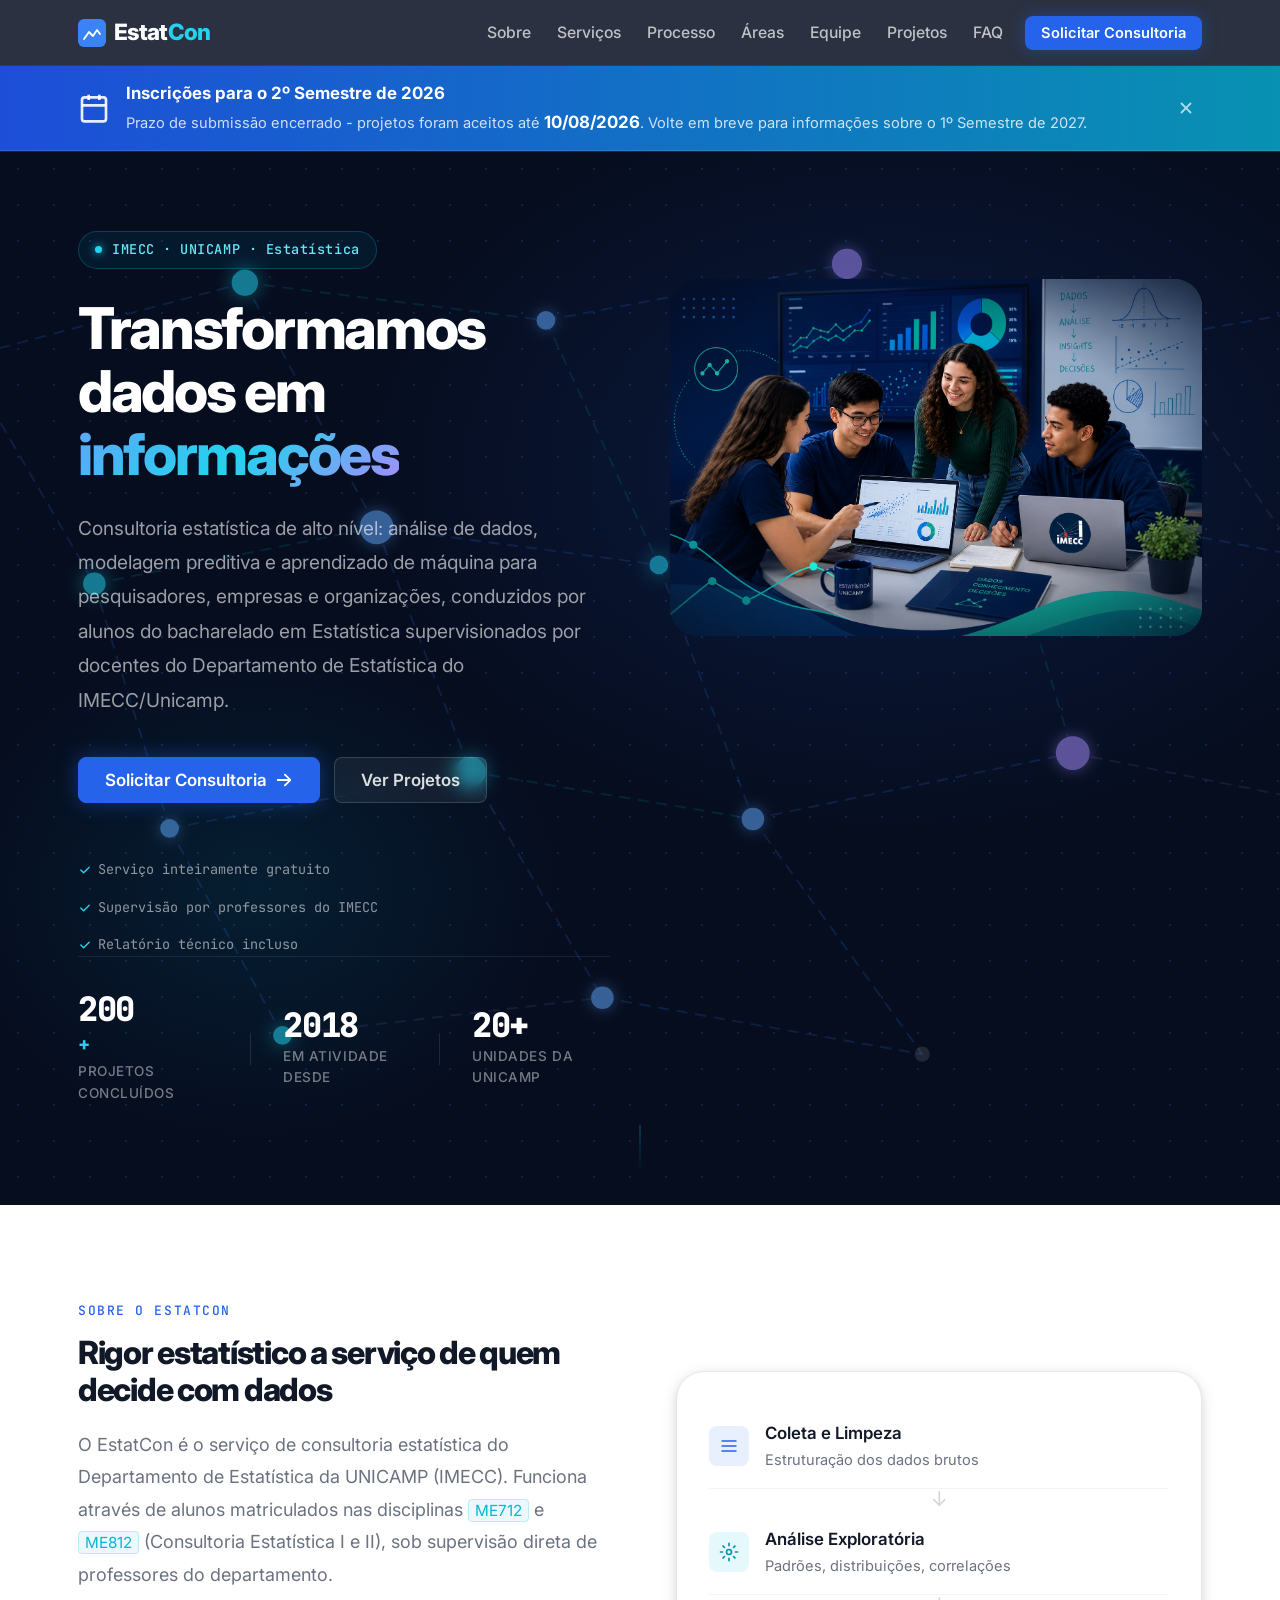
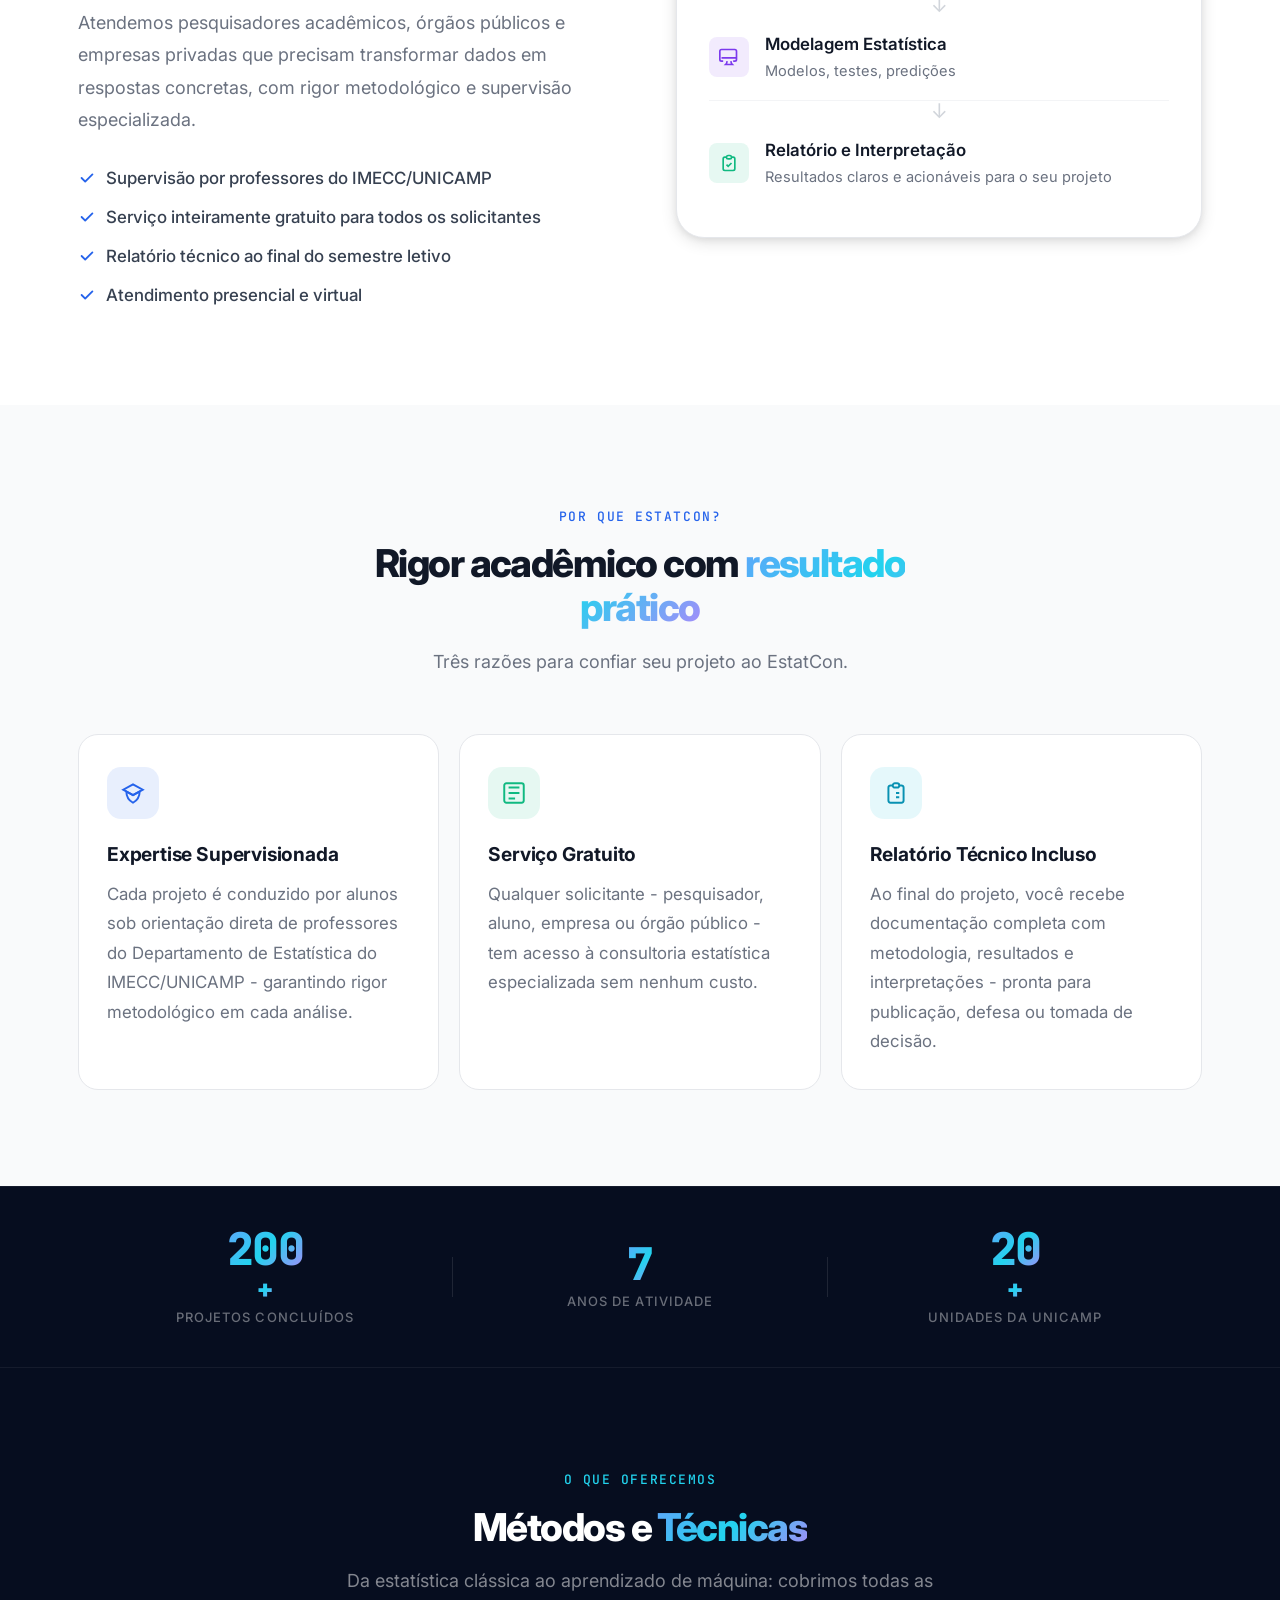
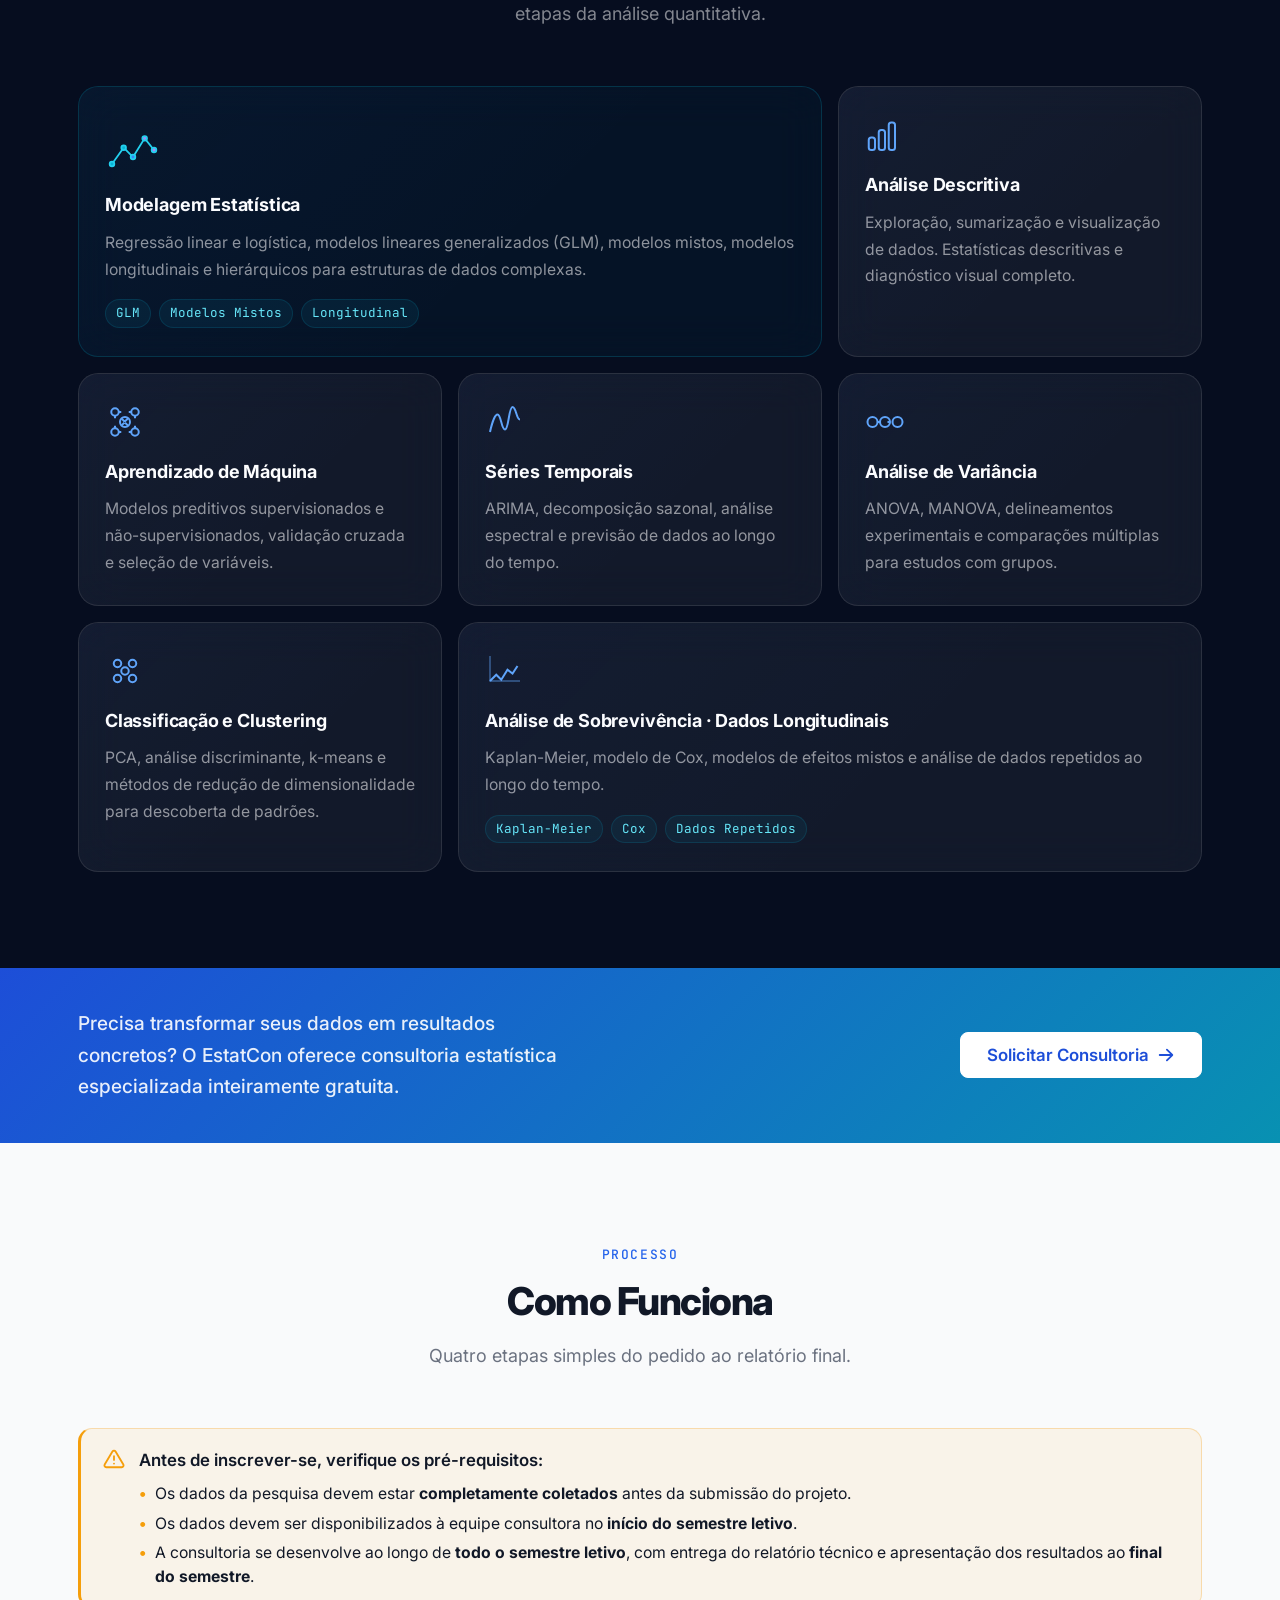
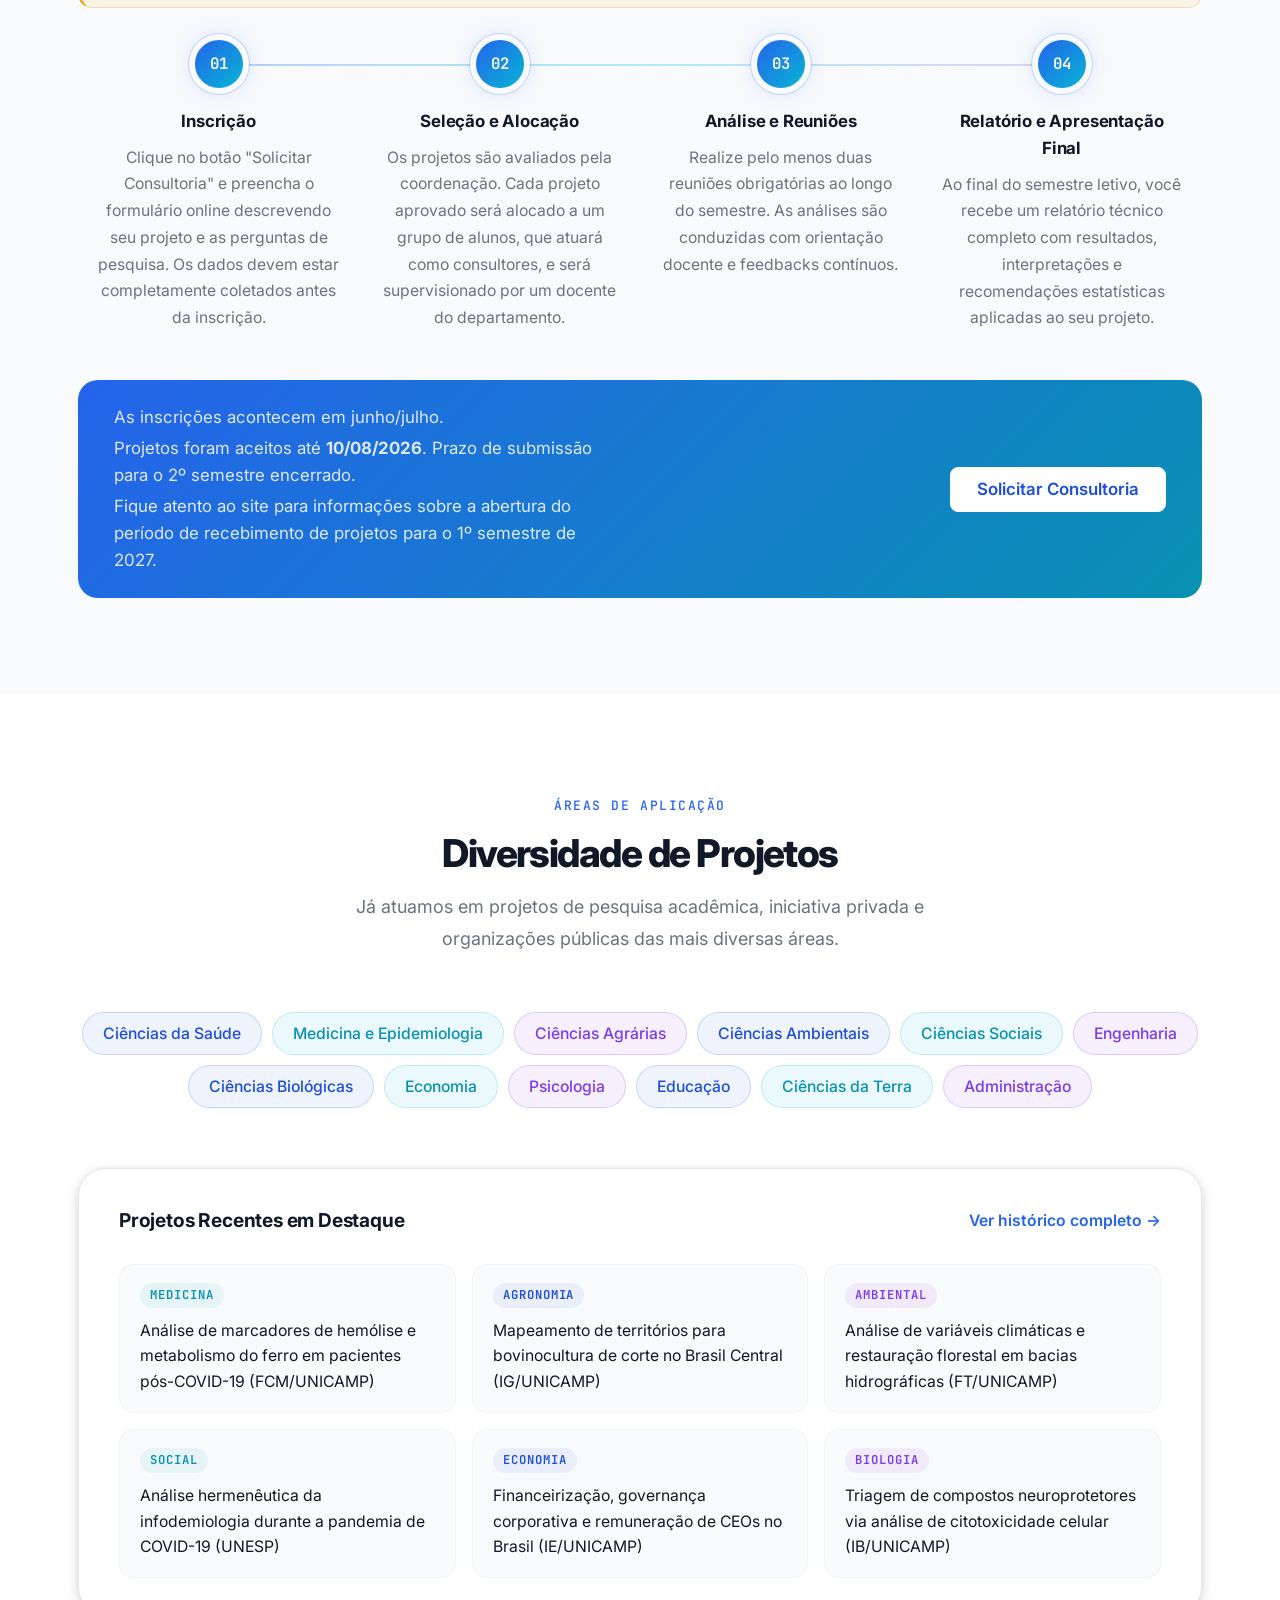
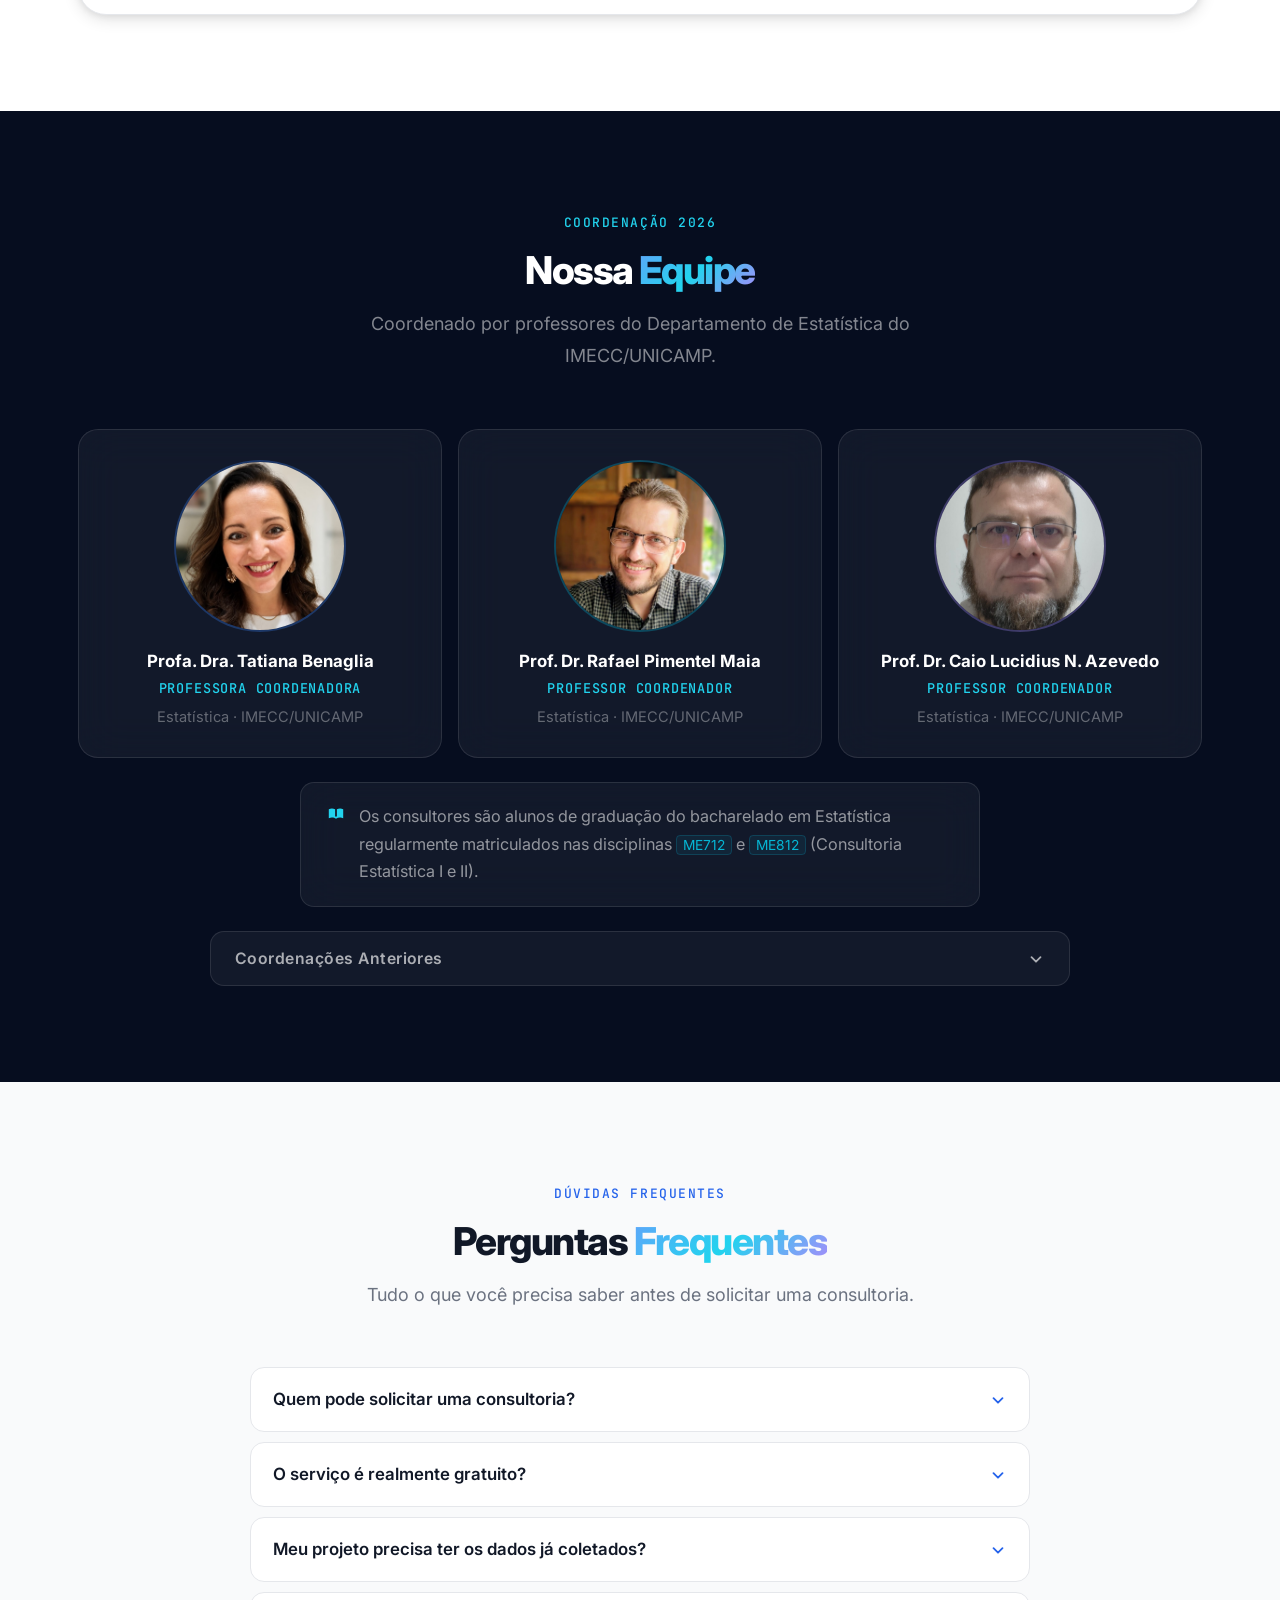
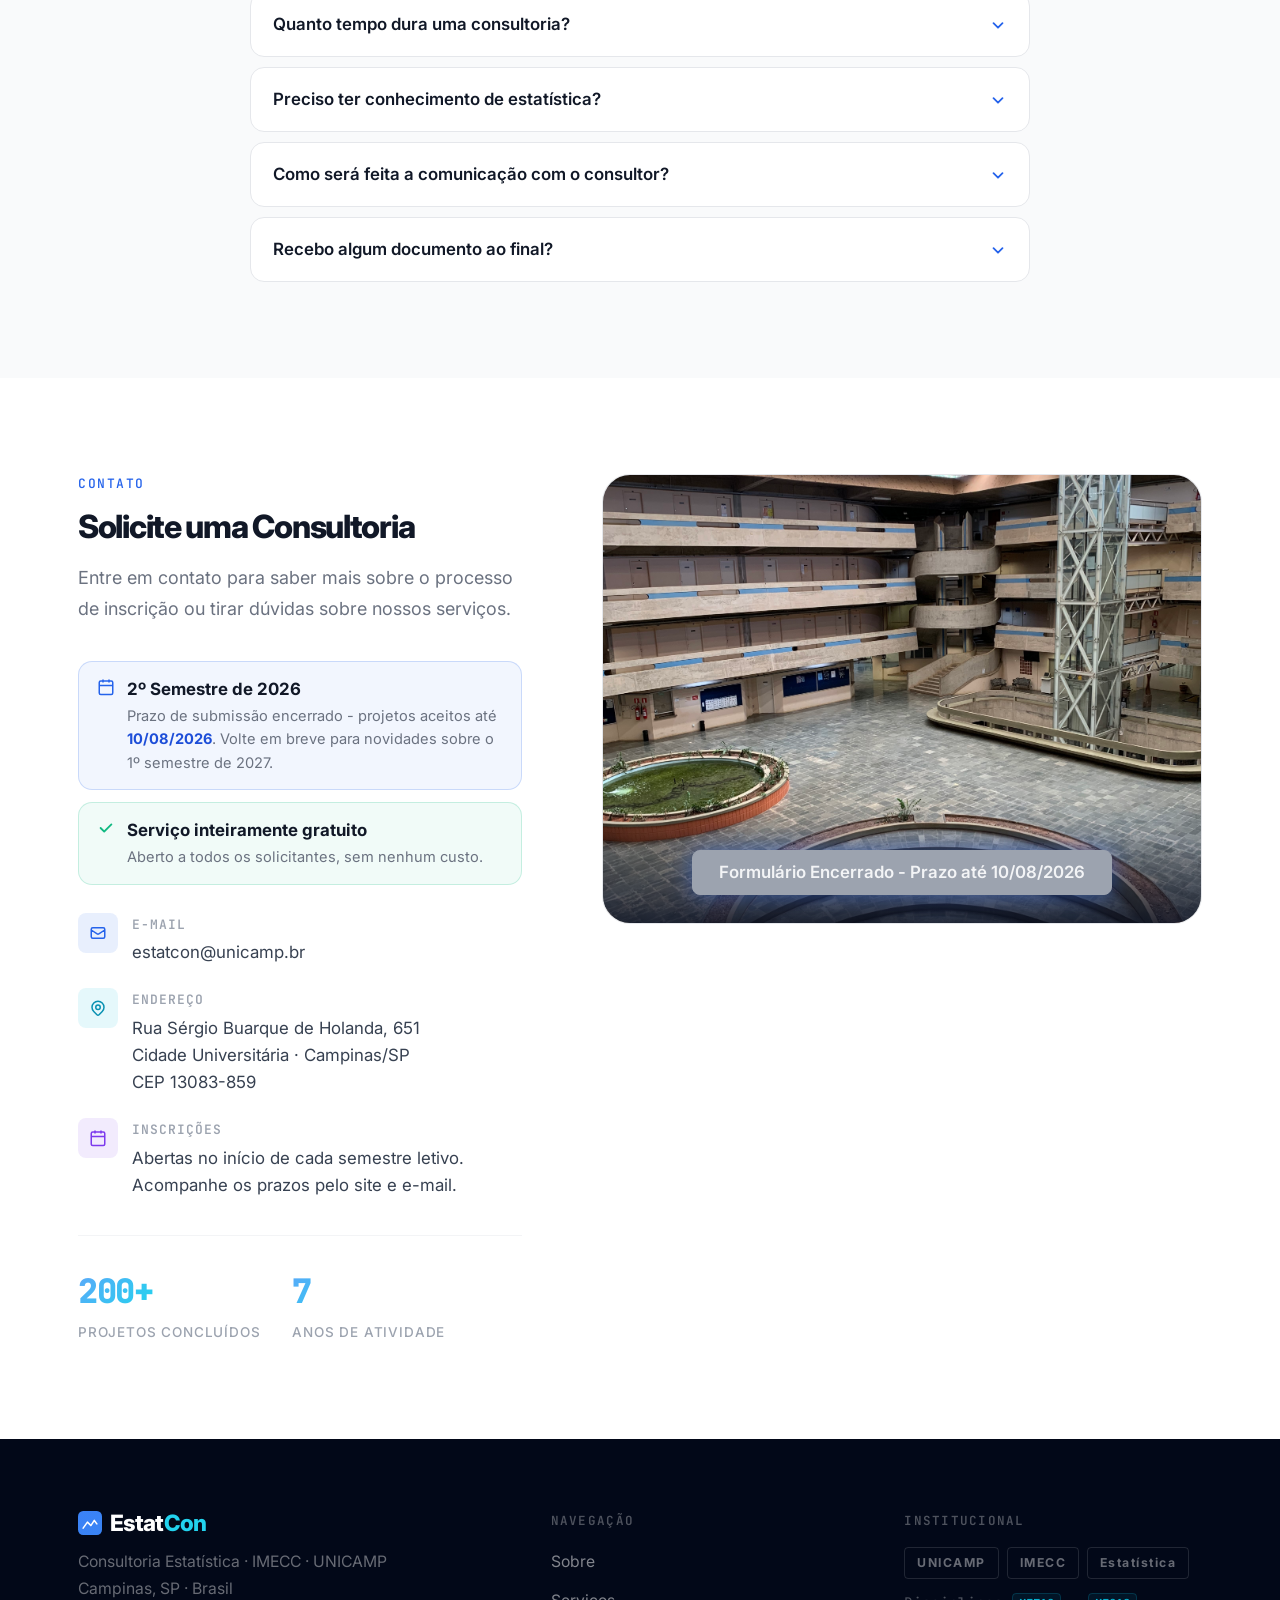
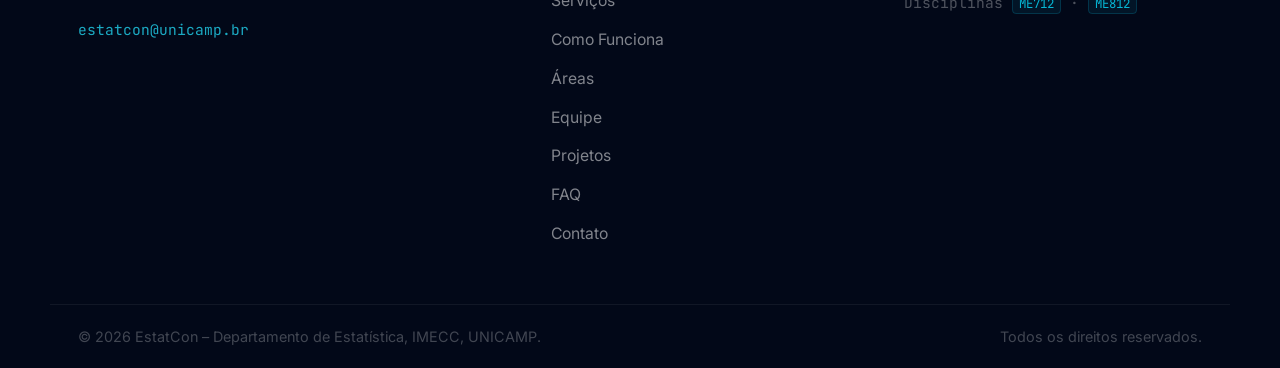
<file: index.html>
<!DOCTYPE html>
<html lang="pt-BR">
<head>
  <meta charset="UTF-8" />
  <meta name="viewport" content="width=device-width, initial-scale=1.0" />
  <title>EstatCon – Consultoria Estatística UNICAMP</title>
  <meta name="description" content="Serviço de consultoria estatística da UNICAMP. Análise de dados, modelos preditivos e IA para pesquisadores, empresas e organizações." />
  <link rel="preconnect" href="https://fonts.googleapis.com" />
  <link rel="preconnect" href="https://fonts.gstatic.com" crossorigin />
  <link href="https://fonts.googleapis.com/css2?family=Inter:wght@400;500;600;700;800&family=JetBrains+Mono:wght@400;500&display=swap" rel="stylesheet" />
  <link rel="stylesheet" href="style.css" />
</head>
<body>

  <!-- SKIP LINK -->
  <a href="#main-content" class="skip-link">Pular para o conteúdo</a>

  <!-- NAV -->
  <header class="nav-wrap" id="top">
    <nav class="nav container">
      <a href="#top" class="nav-logo" aria-label="EstatCon – início">
        <span class="logo-mark" aria-hidden="true">
          <svg width="28" height="28" viewBox="0 0 28 28" fill="none">
            <rect width="28" height="28" rx="6" fill="url(#lg)"/>
            <defs><linearGradient id="lg" x1="0" y1="0" x2="28" y2="28"><stop stop-color="#3B82F6"/><stop offset="1" stop-color="#06B6D4"/></linearGradient></defs>
            <path d="M6 20l5-7 4 4 4-6 3 4" stroke="white" stroke-width="1.8" stroke-linecap="round" stroke-linejoin="round"/>
          </svg>
        </span>
        <span class="logo-text"><span class="logo-e">Estat</span><span class="logo-c">Con</span></span>
      </a>
      <button class="nav-toggle" aria-label="Abrir menu de navegação" aria-expanded="false">
        <span></span><span></span><span></span>
      </button>
      <ul class="nav-links" role="list">
        <li><a href="#sobre">Sobre</a></li>
        <li><a href="#servicos">Serviços</a></li>
        <li><a href="#como-funciona">Processo</a></li>
        <li><a href="#areas">Áreas</a></li>
        <li><a href="#equipe">Equipe</a></li>
        <li><a href="projetos.html">Projetos</a></li>
        <li><a href="#faq">FAQ</a></li>
        <li><a href="#contato" class="nav-cta">Solicitar Consultoria</a></li>
      </ul>
    </nav>
  </header>

  <main id="main-content">

    <!-- INSCRIPTION BANNER — toggle via INSCRICOES_ABERTAS em main.js -->
    <div class="inscricao-banner" id="inscricao-banner" role="status" aria-label="Prazo de submissão encerrado" hidden>
      <div class="container inscricao-inner">
        <div class="inscricao-icon" aria-hidden="true">
          <svg viewBox="0 0 24 24" fill="none" stroke="currentColor" stroke-width="2"><rect x="3" y="4" width="18" height="18" rx="2"/><path d="M16 2v4M8 2v4M3 10h18"/></svg>
        </div>
        <div class="inscricao-text">
          <strong>Inscrições para o 2º Semestre de 2026</strong>
          <span>Prazo de submissão encerrado - projetos foram aceitos até <strong>10/08/2026</strong>. Volte em breve para informações sobre o 1º Semestre de 2027.</span>
        </div>
        <button class="inscricao-close" id="inscricao-close" aria-label="Fechar aviso">
          <svg viewBox="0 0 20 20" fill="currentColor" aria-hidden="true"><path fill-rule="evenodd" d="M4.293 4.293a1 1 0 011.414 0L10 8.586l4.293-4.293a1 1 0 111.414 1.414L11.414 10l4.293 4.293a1 1 0 01-1.414 1.414L10 11.414l-4.293 4.293a1 1 0 01-1.414-1.414L8.586 10 4.293 5.707a1 1 0 010-1.414z" clip-rule="evenodd"/></svg>
        </button>
      </div>
    </div>

    <!-- ============================================================
         HERO
    ============================================================ -->
    <section class="hero" aria-label="Apresentação do EstatCon">

      <!-- Animated neural network -->
      <div class="hero-network" aria-hidden="true">
        <svg class="neural-svg" viewBox="0 0 900 560" preserveAspectRatio="xMidYMid slice">
          <defs>
            <filter id="glow-blue">
              <feGaussianBlur stdDeviation="3" result="blur"/>
              <feMerge><feMergeNode in="blur"/><feMergeNode in="SourceGraphic"/></feMerge>
            </filter>
            <filter id="glow-cyan">
              <feGaussianBlur stdDeviation="4" result="blur"/>
              <feMerge><feMergeNode in="blur"/><feMergeNode in="SourceGraphic"/></feMerge>
            </filter>
          </defs>
          <!-- Edges -->
          <g class="net-edges" stroke-width="1">
            <line x1="90" y1="110" x2="240" y2="70" class="edge e1"/>
            <line x1="240" y1="70" x2="400" y2="90" class="edge e2"/>
            <line x1="400" y1="90" x2="560" y2="60" class="edge e3"/>
            <line x1="560" y1="60" x2="720" y2="100" class="edge e4"/>
            <line x1="720" y1="100" x2="860" y2="75" class="edge e5"/>
            <line x1="90" y1="110" x2="160" y2="230" class="edge e6"/>
            <line x1="160" y1="230" x2="310" y2="200" class="edge e7"/>
            <line x1="310" y1="200" x2="460" y2="220" class="edge e8"/>
            <line x1="460" y1="220" x2="640" y2="185" class="edge e9"/>
            <line x1="640" y1="185" x2="800" y2="215" class="edge e10"/>
            <line x1="240" y1="70" x2="310" y2="200" class="edge e11"/>
            <line x1="400" y1="90" x2="460" y2="220" class="edge e12"/>
            <line x1="560" y1="60" x2="640" y2="185" class="edge e13"/>
            <line x1="720" y1="100" x2="800" y2="215" class="edge e14"/>
            <line x1="160" y1="230" x2="200" y2="360" class="edge e15"/>
            <line x1="200" y1="360" x2="360" y2="330" class="edge e16"/>
            <line x1="360" y1="330" x2="510" y2="355" class="edge e17"/>
            <line x1="510" y1="355" x2="680" y2="320" class="edge e18"/>
            <line x1="680" y1="320" x2="830" y2="350" class="edge e19"/>
            <line x1="310" y1="200" x2="360" y2="330" class="edge e20"/>
            <line x1="460" y1="220" x2="510" y2="355" class="edge e21"/>
            <line x1="640" y1="185" x2="680" y2="320" class="edge e22"/>
            <line x1="200" y1="360" x2="260" y2="470" class="edge e23"/>
            <line x1="260" y1="470" x2="430" y2="450" class="edge e24"/>
            <line x1="430" y1="450" x2="600" y2="480" class="edge e25"/>
            <line x1="360" y1="330" x2="430" y2="450" class="edge e26"/>
            <line x1="510" y1="355" x2="600" y2="480" class="edge e27"/>
          </g>
          <!-- Nodes -->
          <g class="net-nodes">
            <circle cx="90"  cy="110" r="5"  class="node n-blue  d1"/>
            <circle cx="240" cy="70"  r="7"  class="node n-cyan  d2"/>
            <circle cx="400" cy="90"  r="5"  class="node n-blue  d3"/>
            <circle cx="560" cy="60"  r="8"  class="node n-purple d4"/>
            <circle cx="720" cy="100" r="5"  class="node n-blue  d5"/>
            <circle cx="860" cy="75"  r="4"  class="node n-muted d6"/>
            <circle cx="160" cy="230" r="6"  class="node n-cyan  d1"/>
            <circle cx="310" cy="200" r="9"  class="node n-blue  d3"/>
            <circle cx="460" cy="220" r="5"  class="node n-cyan  d2"/>
            <circle cx="640" cy="185" r="7"  class="node n-purple d5"/>
            <circle cx="800" cy="215" r="4"  class="node n-muted d4"/>
            <circle cx="200" cy="360" r="5"  class="node n-blue  d2"/>
            <circle cx="360" cy="330" r="8"  class="node n-cyan  d1"/>
            <circle cx="510" cy="355" r="6"  class="node n-blue  d4"/>
            <circle cx="680" cy="320" r="9"  class="node n-purple d3"/>
            <circle cx="830" cy="350" r="4"  class="node n-muted d5"/>
            <circle cx="260" cy="470" r="5"  class="node n-cyan  d3"/>
            <circle cx="430" cy="450" r="6"  class="node n-blue  d1"/>
            <circle cx="600" cy="480" r="4"  class="node n-muted d2"/>
          </g>
          <!-- Scan line -->
          <line class="scan-line" x1="0" y1="0" x2="900" y2="0"/>
        </svg>
      </div>

      <!-- Content -->
      <div class="container hero-layout">
        <div class="hero-content">
          <div class="hero-badge" aria-label="IMECC · UNICAMP">
            <span class="badge-dot" aria-hidden="true"></span>
            <span class="badge-mono">IMECC · UNICAMP · Estatística</span>
          </div>

          <h1>
            Transformamos dados em<br>
            <span class="gradient-text">informações</span>
          </h1>

          <p class="hero-lead">
            Consultoria estatística de alto nível: análise de dados, modelagem preditiva e aprendizado de máquina para pesquisadores, empresas e organizações, conduzidos por alunos do bacharelado em Estatística supervisionados por docentes do Departamento de Estatística do IMECC/Unicamp.
          </p>

          <div class="hero-actions">
            <a href="#contato" class="btn btn-primary">
              Solicitar Consultoria
              <svg aria-hidden="true" viewBox="0 0 20 20" fill="currentColor"><path fill-rule="evenodd" d="M10.293 3.293a1 1 0 011.414 0l6 6a1 1 0 010 1.414l-6 6a1 1 0 01-1.414-1.414L14.586 11H3a1 1 0 110-2h11.586l-4.293-4.293a1 1 0 010-1.414z" clip-rule="evenodd"/></svg>
            </a>
            <a href="projetos.html" class="btn btn-ghost">Ver Projetos</a>
          </div>

          <div class="hero-trust" aria-label="Diferenciais do EstatCon">
            <span>
              <svg aria-hidden="true" viewBox="0 0 20 20" fill="currentColor"><path fill-rule="evenodd" d="M16.707 5.293a1 1 0 010 1.414l-8 8a1 1 0 01-1.414 0l-4-4a1 1 0 011.414-1.414L8 12.586l7.293-7.293a1 1 0 011.414 0z"/></svg>
              Serviço inteiramente gratuito
            </span>
            <span class="trust-sep" aria-hidden="true"></span>
            <span>
              <svg aria-hidden="true" viewBox="0 0 20 20" fill="currentColor"><path fill-rule="evenodd" d="M16.707 5.293a1 1 0 010 1.414l-8 8a1 1 0 01-1.414 0l-4-4a1 1 0 011.414-1.414L8 12.586l7.293-7.293a1 1 0 011.414 0z"/></svg>
              Supervisão por professores do IMECC
            </span>
            <span class="trust-sep" aria-hidden="true"></span>
            <span>
              <svg aria-hidden="true" viewBox="0 0 20 20" fill="currentColor"><path fill-rule="evenodd" d="M16.707 5.293a1 1 0 010 1.414l-8 8a1 1 0 01-1.414 0l-4-4a1 1 0 011.414-1.414L8 12.586l7.293-7.293a1 1 0 011.414 0z"/></svg>
              Relatório técnico incluso
            </span>
          </div>

          <div class="hero-stats" aria-label="Estatísticas">
            <div class="hero-stat">
              <span class="hero-stat-n" data-count="200">0</span><span class="hero-stat-plus">+</span>
              <span class="hero-stat-l">Projetos concluídos</span>
            </div>
            <div class="hero-stat-div" aria-hidden="true"></div>
            <div class="hero-stat">
              <span class="hero-stat-n" data-count="2018">0</span>
              <span class="hero-stat-l">Em atividade desde</span>
            </div>
            <div class="hero-stat-div" aria-hidden="true"></div>
            <div class="hero-stat">
              <span class="hero-stat-n">20+</span>
              <span class="hero-stat-l">Unidades da UNICAMP</span>
            </div>
          </div>
        </div>

        <!-- Hero image -->
        <div class="hero-img-wrap">
          <img
            src="imagens/sobre.png"
            alt="Interior do IMECC/UNICAMP"
            class="hero-img"
            width="580" height="440"
            loading="eager"
          />
        </div>
      </div>

      <!-- Scroll cue -->
      <div class="scroll-cue" aria-hidden="true">
        <div class="scroll-line"></div>
      </div>
    </section>

    <!-- ============================================================
         SOBRE
    ============================================================ -->
    <section class="section bg-white" id="sobre">
      <div class="container">
        <div class="about-split">
          <div class="about-text reveal">
            <span class="section-tag">Sobre o EstatCon</span>
            <h2>Rigor estatístico a serviço de quem decide com dados</h2>
            <p>O EstatCon é o serviço de consultoria estatística do Departamento de Estatística da UNICAMP (IMECC). Funciona através de alunos matriculados nas disciplinas <span class="mono-inline">ME712</span> e <span class="mono-inline">ME812</span> (Consultoria Estatística I e II), sob supervisão direta de professores do departamento.</p>
            <p>Atendemos pesquisadores acadêmicos, órgãos públicos e empresas privadas que precisam transformar dados em respostas concretas, com rigor metodológico e supervisão especializada.</p>
            <ul class="check-list" role="list">
              <li>
                <svg aria-hidden="true" viewBox="0 0 20 20" fill="currentColor"><path fill-rule="evenodd" d="M16.707 5.293a1 1 0 010 1.414l-8 8a1 1 0 01-1.414 0l-4-4a1 1 0 011.414-1.414L8 12.586l7.293-7.293a1 1 0 011.414 0z"/></svg>
                Supervisão por professores do IMECC/UNICAMP
              </li>
              <li>
                <svg aria-hidden="true" viewBox="0 0 20 20" fill="currentColor"><path fill-rule="evenodd" d="M16.707 5.293a1 1 0 010 1.414l-8 8a1 1 0 01-1.414 0l-4-4a1 1 0 011.414-1.414L8 12.586l7.293-7.293a1 1 0 011.414 0z"/></svg>
                Serviço inteiramente gratuito para todos os solicitantes
              </li>
              <li>
                <svg aria-hidden="true" viewBox="0 0 20 20" fill="currentColor"><path fill-rule="evenodd" d="M16.707 5.293a1 1 0 010 1.414l-8 8a1 1 0 01-1.414 0l-4-4a1 1 0 011.414-1.414L8 12.586l7.293-7.293a1 1 0 011.414 0z"/></svg>
                Relatório técnico ao final do semestre letivo
              </li>
              <li>
                <svg aria-hidden="true" viewBox="0 0 20 20" fill="currentColor"><path fill-rule="evenodd" d="M16.707 5.293a1 1 0 010 1.414l-8 8a1 1 0 01-1.414 0l-4-4a1 1 0 011.414-1.414L8 12.586l7.293-7.293a1 1 0 011.414 0z"/></svg>
                Atendimento presencial e virtual
              </li>
            </ul>
          </div>
          <div class="about-visual reveal">
            <!-- Data pipeline illustration -->
            <div class="pipeline-card">
              <div class="pipeline-step">
                <div class="pipe-icon blue"><svg viewBox="0 0 24 24" fill="none" stroke="currentColor" stroke-width="2"><path d="M3 12h18M3 6h18M3 18h18"/></svg></div>
                <div class="pipe-text">
                  <strong>Coleta e Limpeza</strong>
                  <span>Estruturação dos dados brutos</span>
                </div>
              </div>
              <div class="pipe-arrow" aria-hidden="true">↓</div>
              <div class="pipeline-step">
                <div class="pipe-icon cyan"><svg viewBox="0 0 24 24" fill="none" stroke="currentColor" stroke-width="2"><circle cx="12" cy="12" r="3"/><path d="M12 1v4M12 19v4M4.22 4.22l2.83 2.83M16.95 16.95l2.83 2.83M1 12h4M19 12h4M4.22 19.78l2.83-2.83M16.95 7.05l2.83-2.83"/></svg></div>
                <div class="pipe-text">
                  <strong>Análise Exploratória</strong>
                  <span>Padrões, distribuições, correlações</span>
                </div>
              </div>
              <div class="pipe-arrow" aria-hidden="true">↓</div>
              <div class="pipeline-step">
                <div class="pipe-icon purple"><svg viewBox="0 0 24 24" fill="none" stroke="currentColor" stroke-width="2"><path d="M9.75 17L9 20l-1 1h8l-1-1-.75-3M3 13h18M5 17H3a2 2 0 01-2-2V5a2 2 0 012-2h16a2 2 0 012 2v10a2 2 0 01-2 2h-2"/></svg></div>
                <div class="pipe-text">
                  <strong>Modelagem Estatística</strong>
                  <span>Modelos, testes, predições</span>
                </div>
              </div>
              <div class="pipe-arrow" aria-hidden="true">↓</div>
              <div class="pipeline-step">
                <div class="pipe-icon green"><svg viewBox="0 0 24 24" fill="none" stroke="currentColor" stroke-width="2"><path d="M9 5H7a2 2 0 00-2 2v12a2 2 0 002 2h10a2 2 0 002-2V7a2 2 0 00-2-2h-2M9 5a2 2 0 002 2h2a2 2 0 002-2M9 5a2 2 0 012-2h2a2 2 0 012 2m-6 9l2 2 4-4"/></svg></div>
                <div class="pipe-text">
                  <strong>Relatório e Interpretação</strong>
                  <span>Resultados claros e acionáveis para o seu projeto</span>
                </div>
              </div>
            </div>
          </div>
        </div>
      </div>
    </section>

    <!-- ============================================================
         POR QUE ESTATCON?
    ============================================================ -->
    <section class="section bg-gray" id="vantagens">
      <div class="container">
        <div class="section-header reveal">
          <span class="section-tag">Por que EstatCon?</span>
          <h2>Rigor acadêmico com <span class="gradient-text">resultado prático</span></h2>
          <p class="section-lead">Três razões para confiar seu projeto ao EstatCon.</p>
        </div>
        <div class="vantagens-grid reveal">
          <div class="vantagem-card">
            <div class="vantagem-icon blue" aria-hidden="true">
              <svg viewBox="0 0 24 24" fill="none" stroke="currentColor" stroke-width="1.8"><path d="M12 14l9-5-9-5-9 5 9 5z"/><path d="M12 14l6.16-3.422A12.083 12.083 0 0112 21a12.083 12.083 0 01-6.16-10.422L12 14z"/></svg>
            </div>
            <h3>Expertise Supervisionada</h3>
            <p>Cada projeto é conduzido por alunos sob orientação direta de professores do Departamento de Estatística do IMECC/UNICAMP - garantindo rigor metodológico em cada análise.</p>
          </div>
          <div class="vantagem-card">
            <div class="vantagem-icon green" aria-hidden="true">
              <svg viewBox="0 0 24 24" fill="none" stroke="currentColor" stroke-width="1.8"><path d="M7 7h10M7 12h10M7 17h6"/><rect x="3" y="3" width="18" height="18" rx="2"/></svg>
            </div>
            <h3>Serviço Gratuito</h3>
            <p>Qualquer solicitante - pesquisador, aluno, empresa ou órgão público - tem acesso à consultoria estatística especializada sem nenhum custo.</p>
          </div>
          <div class="vantagem-card">
            <div class="vantagem-icon cyan" aria-hidden="true">
              <svg viewBox="0 0 24 24" fill="none" stroke="currentColor" stroke-width="1.8"><path d="M9 5H7a2 2 0 00-2 2v12a2 2 0 002 2h10a2 2 0 002-2V7a2 2 0 00-2-2h-2M9 5a2 2 0 002 2h2a2 2 0 002-2M9 5a2 2 0 012-2h2a2 2 0 012 2m-3 7h3m-3 4h3m-6-4h.01M9 16h.01"/></svg>
            </div>
            <h3>Relatório Técnico Incluso</h3>
            <p>Ao final do projeto, você recebe documentação completa com metodologia, resultados e interpretações - pronta para publicação, defesa ou tomada de decisão.</p>
          </div>
        </div>
      </div>
    </section>

    <!-- Stats bar -->
    <div class="stats-bar" aria-label="Números do EstatCon">
      <div class="container stats-bar-inner">
        <div class="sbar-item">
          <span class="sbar-n gradient-text" data-count="200">0</span><span class="sbar-pct gradient-text">+</span>
          <span class="sbar-l">Projetos concluídos</span>
        </div>
        <div class="sbar-div" aria-hidden="true"></div>
        <div class="sbar-item">
          <span class="sbar-n gradient-text" data-count="7">0</span>
          <span class="sbar-l">Anos de atividade</span>
        </div>
        <div class="sbar-div" aria-hidden="true"></div>
        <div class="sbar-item">
          <span class="sbar-n gradient-text" data-count="20">0</span><span class="sbar-pct gradient-text">+</span>
          <span class="sbar-l">Unidades da UNICAMP</span>
        </div>
      </div>
    </div>

    <!-- ============================================================
         SERVIÇOS — bento grid dark
    ============================================================ -->
    <section class="section bg-dark" id="servicos">
      <div class="container">
        <div class="section-header center-dark reveal">
          <span class="section-tag-dark">O que oferecemos</span>
          <h2 class="text-white">Métodos e <span class="gradient-text">Técnicas</span></h2>
          <p class="section-lead-dark">Da estatística clássica ao aprendizado de máquina: cobrimos todas as etapas da análise quantitativa.</p>
        </div>
        <div class="bento-grid reveal">
          <!-- Featured -->
          <div class="bento-card bento-featured glass-card">
            <div class="bento-icon-lg" aria-hidden="true">
              <svg viewBox="0 0 48 48" fill="none" stroke="currentColor" stroke-width="1.5"><path d="M6 42L16 28l8 8 10-16 8 10"/><circle cx="6" cy="42" r="2" fill="#06B6D4"/><circle cx="16" cy="28" r="2" fill="#06B6D4"/><circle cx="24" cy="36" r="2" fill="#3B82F6"/><circle cx="34" cy="20" r="2" fill="#A78BFA"/><circle cx="42" cy="30" r="2" fill="#A78BFA"/></svg>
            </div>
            <h3>Modelagem Estatística</h3>
            <p>Regressão linear e logística, modelos lineares generalizados (GLM), modelos mistos, modelos longitudinais e hierárquicos para estruturas de dados complexas.</p>
            <div class="bento-tags">
              <span>GLM</span><span>Modelos Mistos</span><span>Longitudinal</span>
            </div>
          </div>
          <!-- 2: Descritiva -->
          <div class="bento-card glass-card">
            <div class="bento-icon" aria-hidden="true">
              <svg viewBox="0 0 32 32" fill="none" stroke="currentColor" stroke-width="1.6"><rect x="3" y="18" width="5" height="10" rx="2"/><rect x="11" y="12" width="5" height="16" rx="2"/><rect x="19" y="6" width="5" height="22" rx="2"/></svg>
            </div>
            <h3>Análise Descritiva</h3>
            <p>Exploração, sumarização e visualização de dados. Estatísticas descritivas e diagnóstico visual completo.</p>
          </div>
          <!-- 3: ML -->
          <div class="bento-card glass-card">
            <div class="bento-icon" aria-hidden="true">
              <svg viewBox="0 0 32 32" fill="none" stroke="currentColor" stroke-width="1.6"><circle cx="8" cy="8" r="3"/><circle cx="24" cy="8" r="3"/><circle cx="8" cy="24" r="3"/><circle cx="24" cy="24" r="3"/><circle cx="16" cy="16" r="4"/><path d="M11 8h2M19 8h2M8 11v2M8 19v2M11 24h2M19 24h2M24 11v2M24 19v2M13 13l2.5 2.5M18.5 13l-2.5 2.5M13 19l2.5-2.5M18.5 19l-2.5-2.5"/></svg>
            </div>
            <h3>Aprendizado de Máquina</h3>
            <p>Modelos preditivos supervisionados e não-supervisionados, validação cruzada e seleção de variáveis.</p>
          </div>
          <!-- 4: Séries temporais -->
          <div class="bento-card glass-card">
            <div class="bento-icon" aria-hidden="true">
              <svg viewBox="0 0 32 32" fill="none" stroke="currentColor" stroke-width="1.6"><path d="M4 24c0 0 3-14 6-14s3 12 6 12 3-18 6-18 3 10 6 10"/></svg>
            </div>
            <h3>Séries Temporais</h3>
            <p>ARIMA, decomposição sazonal, análise espectral e previsão de dados ao longo do tempo.</p>
          </div>
          <!-- 5: ANOVA -->
          <div class="bento-card glass-card">
            <div class="bento-icon" aria-hidden="true">
              <svg viewBox="0 0 32 32" fill="none" stroke="currentColor" stroke-width="1.6"><circle cx="16" cy="16" r="4"/><circle cx="6" cy="16" r="4"/><circle cx="26" cy="16" r="4"/><path d="M10 16h2M18 16h2"/></svg>
            </div>
            <h3>Análise de Variância</h3>
            <p>ANOVA, MANOVA, delineamentos experimentais e comparações múltiplas para estudos com grupos.</p>
          </div>
          <!-- 6: Clustering -->
          <div class="bento-card glass-card">
            <div class="bento-icon" aria-hidden="true">
              <svg viewBox="0 0 32 32" fill="none" stroke="currentColor" stroke-width="1.6"><circle cx="10" cy="10" r="3"/><circle cx="22" cy="10" r="3"/><circle cx="10" cy="22" r="3"/><circle cx="22" cy="22" r="3"/><circle cx="16" cy="16" r="3"/></svg>
            </div>
            <h3>Classificação e Clustering</h3>
            <p>PCA, análise discriminante, k-means e métodos de redução de dimensionalidade para descoberta de padrões.</p>
          </div>
          <!-- 7: Survival -->
          <div class="bento-card bento-wide glass-card">
            <div class="bento-icon" aria-hidden="true">
              <svg viewBox="0 0 32 32" fill="none" stroke="currentColor" stroke-width="1.6"><path d="M4 24l5-5 4 4 5-8 4 3 4-6"/><path d="M4 4v20h24" stroke-width="1.2" opacity=".5"/></svg>
            </div>
            <h3>Análise de Sobrevivência · Dados Longitudinais</h3>
            <p>Kaplan-Meier, modelo de Cox, modelos de efeitos mistos e análise de dados repetidos ao longo do tempo.</p>
            <div class="bento-tags">
              <span>Kaplan-Meier</span><span>Cox</span><span>Dados Repetidos</span>
            </div>
          </div>
        </div>
      </div>
    </section>

    <!-- Mid CTA -->
    <div class="mid-cta-banner">
      <div class="container mid-cta-inner">
        <p>Precisa transformar seus dados em resultados concretos? O EstatCon oferece consultoria estatística especializada inteiramente gratuita.</p>
        <a href="#contato" class="btn btn-primary">
          Solicitar Consultoria
          <svg aria-hidden="true" viewBox="0 0 20 20" fill="currentColor"><path fill-rule="evenodd" d="M10.293 3.293a1 1 0 011.414 0l6 6a1 1 0 010 1.414l-6 6a1 1 0 01-1.414-1.414L14.586 11H3a1 1 0 110-2h11.586l-4.293-4.293a1 1 0 010-1.414z" clip-rule="evenodd"/></svg>
        </a>
      </div>
    </div>

    <!-- ============================================================
         COMO FUNCIONA
    ============================================================ -->
    <section class="section bg-gray" id="como-funciona">
      <div class="container">
        <div class="section-header reveal">
          <span class="section-tag">Processo</span>
          <h2>Como Funciona</h2>
          <p class="section-lead">Quatro etapas simples do pedido ao relatório final.</p>
        </div>
        <div class="prereq-alert reveal" role="note">
          <svg aria-hidden="true" viewBox="0 0 24 24" fill="none" stroke="currentColor" stroke-width="2"><path stroke-linecap="round" stroke-linejoin="round" d="M12 9v4m0 4h.01M10.29 3.86L1.82 18a2 2 0 001.71 3h16.94a2 2 0 001.71-3L13.71 3.86a2 2 0 00-3.42 0z"/></svg>
          <div>
            <p class="prereq-alert-title">Antes de inscrever-se, verifique os pré-requisitos:</p>
            <ul>
              <li>Os dados da pesquisa devem estar <strong>completamente coletados</strong> antes da submissão do projeto.</li>
              <li>Os dados devem ser disponibilizados à equipe consultora no <strong>início do semestre letivo</strong>.</li>
              <li>A consultoria se desenvolve ao longo de <strong>todo o semestre letivo</strong>, com entrega do relatório técnico e apresentação dos resultados ao <strong>final do semestre</strong>.</li>
            </ul>
          </div>
        </div>
        <div class="process-grid reveal">
          <div class="process-step">
            <div class="process-num" aria-hidden="true"><span>01</span></div>
            <div class="process-body">
              <h3>Inscrição</h3>
              <p>Clique no botão "Solicitar Consultoria" e preencha o formulário online descrevendo seu projeto e as perguntas de pesquisa. Os dados devem estar completamente coletados antes da inscrição.</p>
            </div>
          </div>
          <div class="process-step">
            <div class="process-num" aria-hidden="true"><span>02</span></div>
            <div class="process-body">
              <h3>Seleção e Alocação</h3>
              <p>Os projetos são avaliados pela coordenação. Cada projeto aprovado será alocado a um grupo de alunos, que atuará como consultores, e será supervisionado por um docente do departamento.</p>
            </div>
          </div>
          <div class="process-step">
            <div class="process-num" aria-hidden="true"><span>03</span></div>
            <div class="process-body">
              <h3>Análise e Reuniões</h3>
              <p>Realize pelo menos duas reuniões obrigatórias ao longo do semestre. As análises são conduzidas com orientação docente e feedbacks contínuos.</p>
            </div>
          </div>
          <div class="process-step">
            <div class="process-num" aria-hidden="true"><span>04</span></div>
            <div class="process-body">
              <h3>Relatório e Apresentação Final</h3>
              <p>Ao final do semestre letivo, você recebe um relatório técnico completo com resultados, interpretações e recomendações estatísticas aplicadas ao seu projeto.</p>
            </div>
          </div>
        </div>
        <div class="process-cta reveal">
          <div class="process-cta-text">
            <p>As inscrições acontecem em junho/julho.</p>
            <p>Projetos foram aceitos até <strong>10/08/2026</strong>. Prazo de submissão para o 2º semestre encerrado.</p>
            <p>Fique atento ao site para informações sobre a abertura do período de recebimento de projetos para o 1º semestre de 2027.</p>
          </div>
          <a href="#contato" class="btn btn-primary">Solicitar Consultoria</a>
        </div>
      </div>
    </section>

    <!-- ============================================================
         ÁREAS DE APLICAÇÃO
    ============================================================ -->
    <section class="section bg-white" id="areas">
      <div class="container">
        <div class="section-header reveal">
          <span class="section-tag">Áreas de Aplicação</span>
          <h2>Diversidade de Projetos</h2>
          <p class="section-lead">Já atuamos em projetos de pesquisa acadêmica, iniciativa privada e organizações públicas das mais diversas áreas.</p>
        </div>
        <div class="areas-cloud reveal">
          <span class="area-chip chip-blue">Ciências da Saúde</span>
          <span class="area-chip chip-cyan">Medicina e Epidemiologia</span>
          <span class="area-chip chip-purple">Ciências Agrárias</span>
          <span class="area-chip chip-blue">Ciências Ambientais</span>
          <span class="area-chip chip-cyan">Ciências Sociais</span>
          <span class="area-chip chip-purple">Engenharia</span>
          <span class="area-chip chip-blue">Ciências Biológicas</span>
          <span class="area-chip chip-cyan">Economia</span>
          <span class="area-chip chip-purple">Psicologia</span>
          <span class="area-chip chip-blue">Educação</span>
          <span class="area-chip chip-cyan">Ciências da Terra</span>
          <span class="area-chip chip-purple">Administração</span>
        </div>

        <div class="projects-showcase reveal">
          <div class="showcase-header">
            <h3>Projetos Recentes em Destaque</h3>
            <a href="projetos.html" class="link-arrow">Ver histórico completo →</a>
          </div>
          <div class="showcase-grid">
            <div class="showcase-card">
              <span class="sc-area cyan">Medicina</span>
              <p>Análise de marcadores de hemólise e metabolismo do ferro em pacientes pós-COVID-19 (FCM/UNICAMP)</p>
            </div>
            <div class="showcase-card">
              <span class="sc-area blue">Agronomia</span>
              <p>Mapeamento de territórios para bovinocultura de corte no Brasil Central (IG/UNICAMP)</p>
            </div>
            <div class="showcase-card">
              <span class="sc-area purple">Ambiental</span>
              <p>Análise de variáveis climáticas e restauração florestal em bacias hidrográficas (FT/UNICAMP)</p>
            </div>
            <div class="showcase-card">
              <span class="sc-area cyan">Social</span>
              <p>Análise hermenêutica da infodemiologia durante a pandemia de COVID-19 (UNESP)</p>
            </div>
            <div class="showcase-card">
              <span class="sc-area blue">Economia</span>
              <p>Financeirização, governança corporativa e remuneração de CEOs no Brasil (IE/UNICAMP)</p>
            </div>
            <div class="showcase-card">
              <span class="sc-area purple">Biologia</span>
              <p>Triagem de compostos neuroprotetores via análise de citotoxicidade celular (IB/UNICAMP)</p>
            </div>
          </div>
        </div>
      </div>
    </section>

    <!-- ============================================================
         EQUIPE
    ============================================================ -->
    <section class="section bg-dark" id="equipe">
      <div class="container">
        <div class="section-header center-dark reveal">
          <span class="section-tag-dark">Coordenação 2026</span>
          <h2 class="text-white">Nossa <span class="gradient-text">Equipe</span></h2>
          <p class="section-lead-dark">Coordenado por professores do Departamento de Estatística do IMECC/UNICAMP.</p>
        </div>
        <div class="team-grid reveal">
          <div class="team-card glass-card">
            <div class="team-avatar blue">
              <img src="imagens/tatiana-benaglia.jpeg" alt="Profa. Dra. Tatiana Benaglia" class="team-avatar-photo" style="object-position: center 20%;">
            </div>
            <h3>Profa. Dra. Tatiana Benaglia</h3>
            <span class="team-role">Professora Coordenadora</span>
            <span class="team-dept">Estatística · IMECC/UNICAMP</span>
          </div>
          <div class="team-card glass-card">
            <div class="team-avatar cyan">
              <img src="imagens/rafael-maia.jpeg" alt="Prof. Dr. Rafael Pimentel Maia" class="team-avatar-photo">
            </div>
            <h3>Prof. Dr. Rafael Pimentel Maia</h3>
            <span class="team-role">Professor Coordenador</span>
            <span class="team-dept">Estatística · IMECC/UNICAMP</span>
          </div>
          <div class="team-card glass-card">
            <div class="team-avatar purple">
              <img src="imagens/caio-azevedo.jpeg" alt="Prof. Dr. Caio Lucidius N. Azevedo" class="team-avatar-photo">
            </div>
            <h3>Prof. Dr. Caio Lucidius N. Azevedo</h3>
            <span class="team-role">Professor Coordenador</span>
            <span class="team-dept">Estatística · IMECC/UNICAMP</span>
          </div>
        </div>
        <div class="team-note glass-card reveal">
          <svg aria-hidden="true" viewBox="0 0 20 20" fill="currentColor"><path d="M9 4.804A7.968 7.968 0 005.5 4c-1.255 0-2.443.29-3.5.804v10A7.969 7.969 0 015.5 14c1.669 0 3.218.51 4.5 1.385A7.962 7.962 0 0114.5 14c1.255 0 2.443.29 3.5.804v-10A7.968 7.968 0 0014.5 4c-1.255 0-2.443.29-3.5.804V12a1 1 0 11-2 0V4.804z"/></svg>
          <p>Os consultores são alunos de graduação do bacharelado em Estatística regularmente matriculados nas disciplinas <span class="mono-inline">ME712</span> e <span class="mono-inline">ME812</span> (Consultoria Estatística I e II).</p>
        </div>

        <details class="prev-coords-details reveal">
          <summary class="prev-coords-summary">
            <span>Coordenações Anteriores</span>
            <svg class="prev-coords-chevron" aria-hidden="true" viewBox="0 0 20 20" fill="none" stroke="currentColor" stroke-width="2"><path d="M5 8l5 5 5-5" stroke-linecap="round" stroke-linejoin="round"/></svg>
          </summary>
          <div class="prev-coords-body">
            <div class="prev-year-block">
              <span class="prev-year-label">2025</span>
              <ul>
                <li>Profa. Dra. Larissa A. Matos</li>
                <li>Prof. Dr. Guilherme Ludwig</li>
                <li>Prof. Dr. Victor Freguglia Souza</li>
              </ul>
            </div>
            <div class="prev-year-block">
              <span class="prev-year-label">2023–2024</span>
              <ul>
                <li>Profa. Dra. Mariana R. Motta</li>
                <li>Profa. Dra. Samara Kiihl</li>
                <li>Prof. Dr. Alex Rodrigo dos Santos Sousa</li>
              </ul>
            </div>
            <div class="prev-year-block">
              <span class="prev-year-label">2022</span>
              <ul>
                <li>Profa. Dra. Larissa A. Matos</li>
                <li>Prof. Dr. Mauricio E. Zevallos Herencia</li>
                <li>Prof. Dr. Rafael Pimentel Maia</li>
              </ul>
            </div>
          </div>
        </details>
      </div>
    </section>

    <!-- ============================================================
         FAQ
    ============================================================ -->
    <section class="section bg-gray" id="faq">
      <div class="container">
        <div class="section-header reveal">
          <span class="section-tag">Dúvidas Frequentes</span>
          <h2>Perguntas <span class="gradient-text">Frequentes</span></h2>
          <p class="section-lead">Tudo o que você precisa saber antes de solicitar uma consultoria.</p>
        </div>
        <div class="faq-list reveal">
          <details class="faq-item">
            <summary class="faq-summary">
              <span>Quem pode solicitar uma consultoria?</span>
              <svg class="faq-chevron" aria-hidden="true" viewBox="0 0 20 20" fill="none" stroke="currentColor" stroke-width="2"><path d="M5 8l5 5 5-5" stroke-linecap="round" stroke-linejoin="round"/></svg>
            </summary>
            <div class="faq-body">
              <p>Pesquisadores, docentes, alunos de pós-graduação e graduação da UNICAMP. Instituições externas de ensino, empresas privadas e órgãos públicos também podem ser atendidos, mediante avaliação pela coordenação.</p>
            </div>
          </details>
          <details class="faq-item">
            <summary class="faq-summary">
              <span>O serviço é realmente gratuito?</span>
              <svg class="faq-chevron" aria-hidden="true" viewBox="0 0 20 20" fill="none" stroke="currentColor" stroke-width="2"><path d="M5 8l5 5 5-5" stroke-linecap="round" stroke-linejoin="round"/></svg>
            </summary>
            <div class="faq-body">
              <p>Sim. O serviço de consultoria é inteiramente gratuito para todos os solicitantes - pesquisadores, alunos, empresas ou órgãos públicos.</p>
            </div>
          </details>
          <details class="faq-item">
            <summary class="faq-summary">
              <span>Meu projeto precisa ter os dados já coletados?</span>
              <svg class="faq-chevron" aria-hidden="true" viewBox="0 0 20 20" fill="none" stroke="currentColor" stroke-width="2"><path d="M5 8l5 5 5-5" stroke-linecap="round" stroke-linejoin="round"/></svg>
            </summary>
            <div class="faq-body">
              <p>Sim. Os dados devem estar coletados e disponíveis para que a consultoria possa ser iniciada. Se ainda estiver na fase de planejamento, considere entrar em contato na próxima janela de inscrições, com os dados já em mãos.</p>
            </div>
          </details>
          <details class="faq-item">
            <summary class="faq-summary">
              <span>Quanto tempo dura uma consultoria?</span>
              <svg class="faq-chevron" aria-hidden="true" viewBox="0 0 20 20" fill="none" stroke="currentColor" stroke-width="2"><path d="M5 8l5 5 5-5" stroke-linecap="round" stroke-linejoin="round"/></svg>
            </summary>
            <div class="faq-body">
              <p>Em geral, um semestre letivo. O projeto tem início após a alocação do consultor e termina com a entrega do relatório técnico e a apresentação final. As inscrições acontecem em junho/julho e dezembro/janeiro, para atividades de consultoria no semestre letivo seguinte.</p>
            </div>
          </details>
          <details class="faq-item">
            <summary class="faq-summary">
              <span>Preciso ter conhecimento de estatística?</span>
              <svg class="faq-chevron" aria-hidden="true" viewBox="0 0 20 20" fill="none" stroke="currentColor" stroke-width="2"><path d="M5 8l5 5 5-5" stroke-linecap="round" stroke-linejoin="round"/></svg>
            </summary>
            <div class="faq-body">
              <p>Não. O consultor explicará cada etapa e a metodologia de forma acessível ao seu nível de conhecimento. O objetivo é que você compreenda e possa utilizar os resultados com segurança.</p>
            </div>
          </details>
          <details class="faq-item">
            <summary class="faq-summary">
              <span>Como será feita a comunicação com o consultor?</span>
              <svg class="faq-chevron" aria-hidden="true" viewBox="0 0 20 20" fill="none" stroke="currentColor" stroke-width="2"><path d="M5 8l5 5 5-5" stroke-linecap="round" stroke-linejoin="round"/></svg>
            </summary>
            <div class="faq-body">
              <p>Por e-mail e reuniões presenciais ou virtuais. São obrigatórias ao menos duas reuniões ao longo do semestre, com acompanhamento contínuo pelo professor supervisor.</p>
            </div>
          </details>
          <details class="faq-item">
            <summary class="faq-summary">
              <span>Recebo algum documento ao final?</span>
              <svg class="faq-chevron" aria-hidden="true" viewBox="0 0 20 20" fill="none" stroke="currentColor" stroke-width="2"><path d="M5 8l5 5 5-5" stroke-linecap="round" stroke-linejoin="round"/></svg>
            </summary>
            <div class="faq-body">
              <p>Sim. Ao encerrar o projeto, você recebe um relatório técnico completo com metodologia, resultados, interpretações e recomendações - pronto para subsidiar publicações, defesas ou decisões gerenciais. Adicionalmente, os consultores farão uma apresentação dos resultados obtidos ao cliente.</p>
            </div>
          </details>
        </div>
      </div>
    </section>

    <!-- ============================================================
         CONTATO
    ============================================================ -->
    <section class="section bg-white" id="contato">
      <div class="container">
        <div class="contact-layout">
          <!-- Info -->
          <div class="contact-info reveal">
            <span class="section-tag">Contato</span>
            <h2>Solicite uma Consultoria</h2>
            <p>Entre em contato para saber mais sobre o processo de inscrição ou tirar dúvidas sobre nossos serviços.</p>

            <div class="prazo-badge" role="note">
              <svg aria-hidden="true" viewBox="0 0 24 24" fill="none" stroke="currentColor" stroke-width="2"><rect x="3" y="4" width="18" height="18" rx="2"/><path d="M16 2v4M8 2v4M3 10h18"/></svg>
              <div>
                <strong>2º Semestre de 2026</strong>
                <span>Prazo de submissão encerrado - projetos aceitos até <strong>10/08/2026</strong>. Volte em breve para novidades sobre o 1º semestre de 2027.</span>
              </div>
            </div>

            <div class="gratuito-badge" role="note">
              <svg aria-hidden="true" viewBox="0 0 20 20" fill="currentColor"><path fill-rule="evenodd" d="M16.707 5.293a1 1 0 010 1.414l-8 8a1 1 0 01-1.414 0l-4-4a1 1 0 011.414-1.414L8 12.586l7.293-7.293a1 1 0 011.414 0z"/></svg>
              <div>
                <strong>Serviço inteiramente gratuito</strong>
                <span>Aberto a todos os solicitantes, sem nenhum custo.</span>
              </div>
            </div>

            <ul class="contact-items" role="list">
              <li>
                <div class="ci-icon blue" aria-hidden="true">
                  <svg viewBox="0 0 24 24" fill="none" stroke="currentColor" stroke-width="2"><path d="M3 8l7.89 5.26a2 2 0 002.22 0L21 8M5 19h14a2 2 0 002-2V7a2 2 0 00-2-2H5a2 2 0 00-2 2v10a2 2 0 002 2z"/></svg>
                </div>
                <div class="ci-text">
                  <strong>E-mail</strong>
                  <a href="mailto:estatcon@unicamp.br">estatcon@unicamp.br</a>
                </div>
              </li>
              <li>
                <div class="ci-icon cyan" aria-hidden="true">
                  <svg viewBox="0 0 24 24" fill="none" stroke="currentColor" stroke-width="2"><path d="M17.657 16.657L13.414 20.9a2 2 0 01-2.827 0l-4.244-4.243a8 8 0 1111.314 0z"/><path d="M15 11a3 3 0 11-6 0 3 3 0 016 0z"/></svg>
                </div>
                <div class="ci-text">
                  <strong>Endereço</strong>
                  <span>Rua Sérgio Buarque de Holanda, 651<br>Cidade Universitária · Campinas/SP<br>CEP 13083-859</span>
                </div>
              </li>
              <li>
                <div class="ci-icon purple" aria-hidden="true">
                  <svg viewBox="0 0 24 24" fill="none" stroke="currentColor" stroke-width="2"><rect x="3" y="4" width="18" height="18" rx="2"/><path d="M16 2v4M8 2v4M3 10h18"/></svg>
                </div>
                <div class="ci-text">
                  <strong>Inscrições</strong>
                  <span>Abertas no início de cada semestre letivo. Acompanhe os prazos pelo site e e-mail.</span>
                </div>
              </li>
            </ul>

            <!-- Mini stats -->
            <div class="contact-stats">
              <div class="cs-item">
                <span class="cs-n gradient-text">200+</span>
                <span class="cs-l">Projetos concluídos</span>
              </div>
              <div class="cs-item">
                <span class="cs-n gradient-text">7</span>
                <span class="cs-l">Anos de atividade</span>
              </div>
            </div>
          </div>

          <!-- Visual + Forms -->
          <div class="contact-visual reveal">
            <div class="contact-photo-wrap">
              <img
                src="imagens/imecc-interior.jpg"
                alt="Interior do IMECC/UNICAMP"
                class="contact-photo"
                width="600" height="450"
                loading="lazy"
                onerror="this.style.display='none';this.nextElementSibling.removeAttribute('hidden')"
              />
              <div class="contact-photo-placeholder" hidden aria-hidden="true">
                <svg viewBox="0 0 24 24" fill="none" stroke="currentColor" stroke-width="1.5"><rect x="3" y="3" width="18" height="18" rx="2"/><circle cx="8.5" cy="8.5" r="1.5"/><path d="M21 15l-5-5L5 21"/></svg>
                <span>IMECC/UNICAMP</span>
              </div>
              <div class="contact-photo-overlay">
                <span
                  class="btn btn-primary btn-disabled"
                  role="button"
                  aria-disabled="true"
                  title="Prazo de submissão encerrado - projetos foram aceitos até 10/08/2026"
                >
                  Formulário Encerrado - Prazo até 10/08/2026
                </span>
              </div>
            </div>
          </div>
        </div>
      </div>
    </section>

  </main>

  <!-- FOOTER -->
  <footer class="footer">
    <div class="container footer-inner">
      <div class="footer-brand">
        <a href="#top" class="nav-logo footer-logo" aria-label="EstatCon">
          <span class="logo-mark" aria-hidden="true">
            <svg width="24" height="24" viewBox="0 0 28 28" fill="none">
              <rect width="28" height="28" rx="6" fill="url(#lf)"/>
              <defs><linearGradient id="lf" x1="0" y1="0" x2="28" y2="28"><stop stop-color="#3B82F6"/><stop offset="1" stop-color="#06B6D4"/></linearGradient></defs>
              <path d="M6 20l5-7 4 4 4-6 3 4" stroke="white" stroke-width="1.8" stroke-linecap="round" stroke-linejoin="round"/>
            </svg>
          </span>
          <span class="logo-text"><span class="logo-e">Estat</span><span class="logo-c">Con</span></span>
        </a>
        <p>Consultoria Estatística · IMECC · UNICAMP<br>Campinas, SP · Brasil</p>
        <a href="mailto:estatcon@unicamp.br" class="footer-email">estatcon@unicamp.br</a>
      </div>
      <nav class="footer-nav" aria-label="Navegação no rodapé">
        <p class="footer-nav-title">Navegação</p>
        <ul role="list">
          <li><a href="#sobre">Sobre</a></li>
          <li><a href="#servicos">Serviços</a></li>
          <li><a href="#como-funciona">Como Funciona</a></li>
          <li><a href="#areas">Áreas</a></li>
          <li><a href="#equipe">Equipe</a></li>
          <li><a href="projetos.html">Projetos</a></li>
          <li><a href="#faq">FAQ</a></li>
          <li><a href="#contato">Contato</a></li>
        </ul>
      </nav>
      <div class="footer-inst">
        <p class="footer-nav-title">Institucional</p>
        <div class="inst-logos">
          <span class="inst-badge">UNICAMP</span>
          <span class="inst-badge">IMECC</span>
          <span class="inst-badge">Estatística</span>
        </div>
        <p class="footer-courses">Disciplinas <span class="mono-inline">ME712</span> · <span class="mono-inline">ME812</span></p>
      </div>
    </div>
    <div class="footer-bottom">
      <div class="container footer-bottom-inner">
        <p>&copy; 2026 EstatCon – Departamento de Estatística, IMECC, UNICAMP.</p>
        <p>Todos os direitos reservados.</p>
      </div>
    </div>
  </footer>

  <script src="main.js"></script>
</body>
</html>
</file>
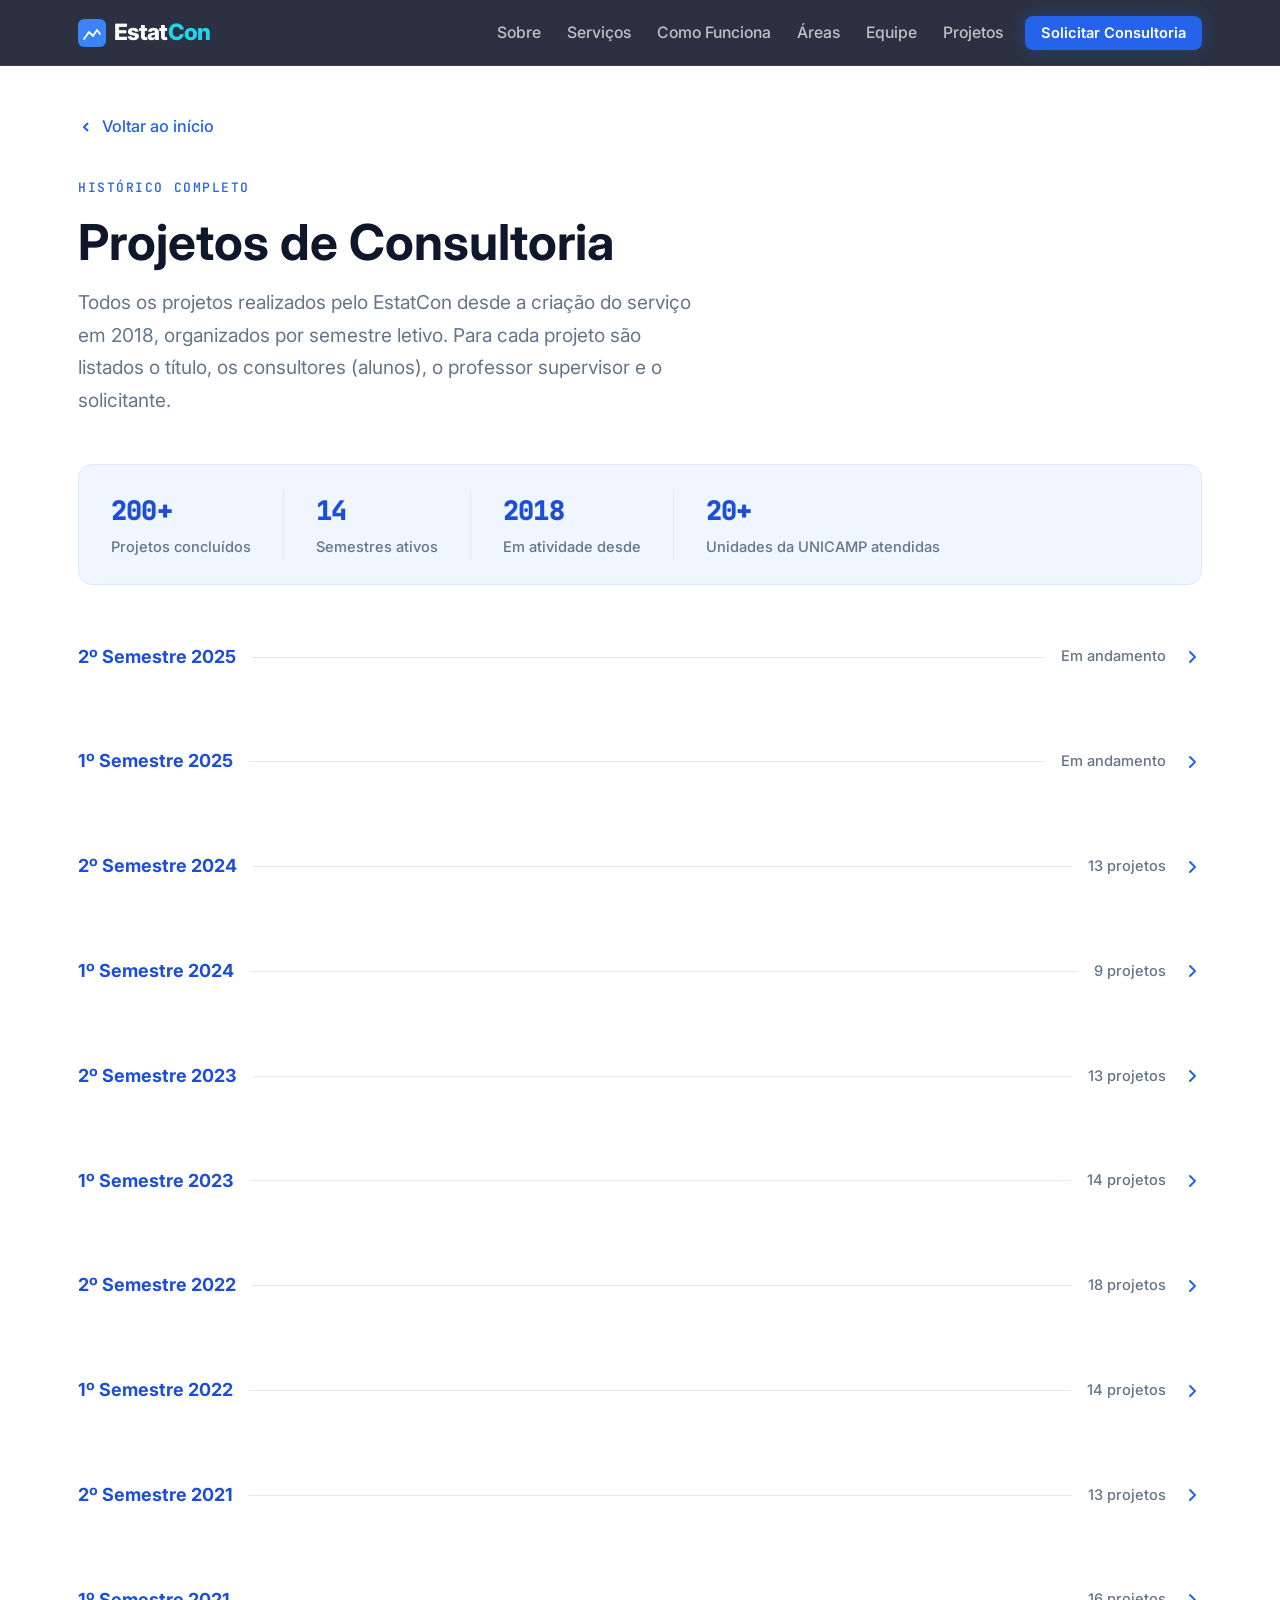
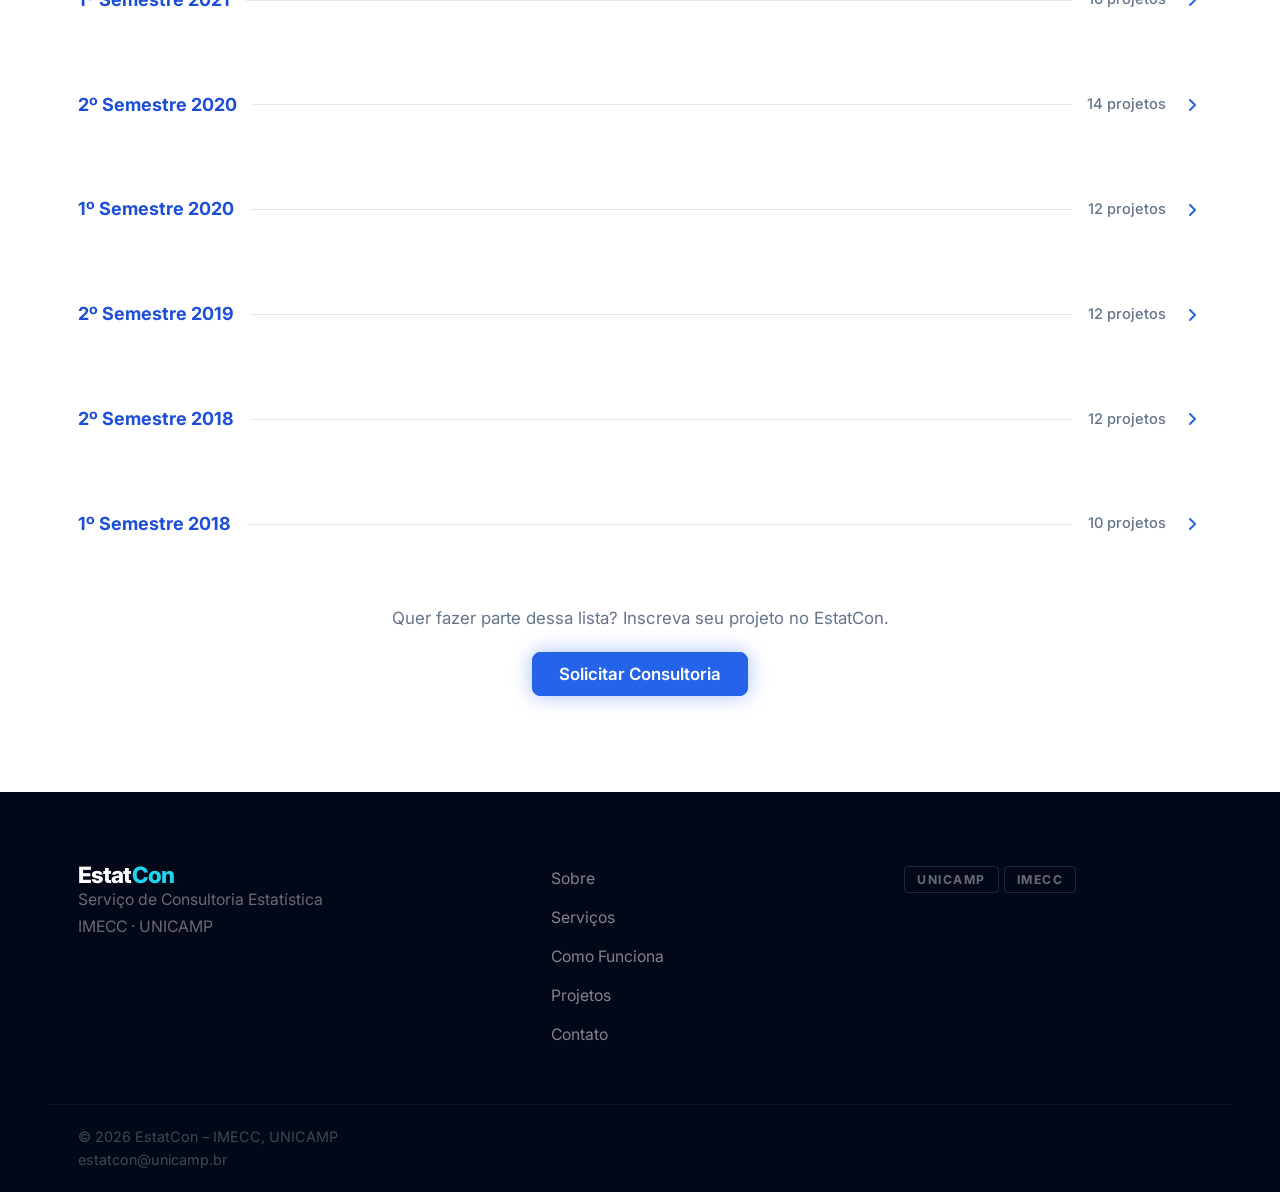
<file: projetos.html>
<!DOCTYPE html>
<html lang="pt-BR">
<head>
  <meta charset="UTF-8" />
  <meta name="viewport" content="width=device-width, initial-scale=1.0" />
  <title>Projetos – EstatCon UNICAMP</title>
  <meta name="description" content="Histórico completo de projetos de consultoria estatística realizados pelo EstatCon desde 2018." />
  <link rel="preconnect" href="https://fonts.googleapis.com" />
  <link rel="preconnect" href="https://fonts.gstatic.com" crossorigin />
  <link href="https://fonts.googleapis.com/css2?family=Inter:wght@400;500;600;700;800&family=JetBrains+Mono:wght@400;500&display=swap" rel="stylesheet" />
  <link rel="stylesheet" href="style.css" />
  <style>
    /* ---- Page-level overrides ---- */
    .projects-page { padding-top: 48px; padding-bottom: 96px; }

    .back-link {
      display: inline-flex;
      align-items: center;
      gap: 8px;
      font-size: .9rem;
      font-weight: 500;
      color: var(--blue-600);
      margin-bottom: 32px;
      transition: gap .15s;
    }
    .back-link:hover { gap: 4px; }
    .back-link svg { width: 16px; height: 16px; }

    .projects-page-header { margin-bottom: 48px; }
    .projects-page-header h1 {
      font-family: var(--font-serif);
      font-size: clamp(2rem, 4vw, 2.75rem);
      font-weight: 700;
      color: var(--slate-900);
      margin-bottom: 14px;
      line-height: 1.2;
    }
    .projects-page-header p {
      font-size: 1.0625rem;
      color: var(--slate-500);
      max-width: 620px;
      line-height: 1.7;
    }

    /* ---- Stats bar ---- */
    .stats-bar {
      display: flex;
      gap: 32px;
      flex-wrap: wrap;
      margin-bottom: 48px;
      padding: 24px 32px;
      background: var(--blue-50);
      border: 1px solid var(--blue-100);
      border-radius: var(--radius-md);
    }
    .stat { display: flex; flex-direction: column; gap: 4px; }
    .stats-bar .stat-number { font-size: 1.5rem; font-weight: 800; font-family: var(--font-mono); letter-spacing: -.03em; color: var(--blue-700); }
    .stat-label { font-size: .8125rem; color: var(--slate-500); font-weight: 500; }
    .stat-divider { width: 1px; background: var(--blue-100); align-self: stretch; }

    /* ---- Filter bar ---- */
    .filter-bar {
      display: flex;
      gap: 10px;
      flex-wrap: wrap;
      margin-bottom: 40px;
      align-items: center;
    }
    .filter-bar span {
      font-size: .8125rem;
      font-weight: 600;
      color: var(--slate-500);
      text-transform: uppercase;
      letter-spacing: .06em;
      margin-right: 4px;
    }
    .filter-btn {
      font-size: .8125rem;
      font-weight: 500;
      color: var(--slate-700);
      background: var(--white);
      border: 1.5px solid var(--slate-200);
      padding: 6px 14px;
      border-radius: 99px;
      cursor: pointer;
      transition: all .15s;
    }
    .filter-btn:hover, .filter-btn.active {
      background: var(--blue-600);
      border-color: var(--blue-600);
      color: var(--white);
    }

    /* ---- Semester block ---- */
    .semester-block { margin-bottom: 56px; scroll-margin-top: var(--nav-h); }
    .semester-heading {
      display: flex;
      align-items: center;
      gap: 16px;
      margin-bottom: 16px;
    }
    .semester-label {
      font-size: 1rem;
      font-weight: 700;
      color: var(--blue-700);
      white-space: nowrap;
    }
    .semester-line { flex: 1; height: 1px; background: var(--slate-200); }
    .semester-count {
      font-size: .8125rem;
      font-weight: 500;
      color: var(--slate-500);
      white-space: nowrap;
    }
    .semester-note {
      font-size: .875rem;
      color: var(--slate-400);
      padding: 16px 20px;
      background: var(--slate-50);
      border: 1px dashed var(--slate-200);
      border-radius: var(--radius-sm);
      text-align: center;
    }

    /* ---- Table ---- */
    .proj-table-wrap {
      border: 1px solid var(--slate-100);
      border-radius: var(--radius-md);
      overflow: hidden;
      box-shadow: var(--shadow-sm);
      overflow-x: auto;
    }
    .proj-table { width: 100%; border-collapse: collapse; min-width: 600px; }
    .proj-table th {
      text-align: left;
      font-size: .7rem;
      font-weight: 600;
      letter-spacing: .07em;
      text-transform: uppercase;
      color: var(--slate-500);
      padding: 10px 16px;
      background: var(--slate-50);
      border-bottom: 1px solid var(--slate-100);
      white-space: nowrap;
    }
    .proj-table td {
      padding: 14px 16px;
      font-size: .875rem;
      color: var(--slate-700);
      border-bottom: 1px solid var(--slate-100);
      vertical-align: top;
      line-height: 1.55;
    }
    .proj-table tr:last-child td { border-bottom: none; }
    .proj-table tr:hover td { background: var(--slate-50); }
    .proj-table td.col-title {
      font-weight: 500;
      color: var(--slate-900);
      max-width: 340px;
    }
    .proj-table td.col-students { color: var(--slate-500); font-size: .8125rem; }
    .proj-table td.col-advisor  { color: var(--slate-600); font-size: .8125rem; white-space: nowrap; }
    .proj-table td.col-client   { color: var(--slate-500); font-size: .8125rem; }
  </style>
</head>
<body>

  <header class="nav-wrap" id="top">
    <nav class="nav container">
      <a href="index.html" class="nav-logo" aria-label="EstatCon – início">
        <span class="logo-mark" aria-hidden="true">
          <svg width="28" height="28" viewBox="0 0 28 28" fill="none">
            <rect width="28" height="28" rx="6" fill="url(#lg2)"/>
            <defs><linearGradient id="lg2" x1="0" y1="0" x2="28" y2="28"><stop stop-color="#3B82F6"/><stop offset="1" stop-color="#06B6D4"/></linearGradient></defs>
            <path d="M6 20l5-7 4 4 4-6 3 4" stroke="white" stroke-width="1.8" stroke-linecap="round" stroke-linejoin="round"/>
          </svg>
        </span>
        <span class="logo-text"><span class="logo-e">Estat</span><span class="logo-c">Con</span></span>
      </a>
      <button class="nav-toggle" aria-label="Abrir menu" aria-expanded="false">
        <span></span><span></span><span></span>
      </button>
      <ul class="nav-links" role="list">
        <li><a href="index.html#sobre">Sobre</a></li>
        <li><a href="index.html#servicos">Serviços</a></li>
        <li><a href="index.html#como-funciona">Como Funciona</a></li>
        <li><a href="index.html#areas">Áreas</a></li>
        <li><a href="index.html#equipe">Equipe</a></li>
        <li><a href="projetos.html" aria-current="page">Projetos</a></li>
        <li><a href="index.html#contato" class="nav-cta">Solicitar Consultoria</a></li>
      </ul>
    </nav>
  </header>

  <main class="projects-page">
    <div class="container">

      <a href="index.html" class="back-link">
        <svg viewBox="0 0 16 16" fill="none" stroke="currentColor" stroke-width="2" aria-hidden="true"><path d="M10 4L6 8l4 4"/></svg>
        Voltar ao início
      </a>

      <div class="projects-page-header">
        <span class="section-tag">Histórico completo</span>
        <h1>Projetos de Consultoria</h1>
        <p>Todos os projetos realizados pelo EstatCon desde a criação do serviço em 2018, organizados por semestre letivo. Para cada projeto são listados o título, os consultores (alunos), o professor supervisor e o solicitante.</p>
      </div>

      <div class="stats-bar">
        <div class="stat">
          <span class="stat-number">200+</span>
          <span class="stat-label">Projetos concluídos</span>
        </div>
        <div class="stat-divider" aria-hidden="true"></div>
        <div class="stat">
          <span class="stat-number">14</span>
          <span class="stat-label">Semestres ativos</span>
        </div>
        <div class="stat-divider" aria-hidden="true"></div>
        <div class="stat">
          <span class="stat-number">2018</span>
          <span class="stat-label">Em atividade desde</span>
        </div>
        <div class="stat-divider" aria-hidden="true"></div>
        <div class="stat">
          <span class="stat-number">20+</span>
          <span class="stat-label">Unidades da UNICAMP atendidas</span>
        </div>
      </div>

      <!-- ========== 2S 2025 ========== -->
      <div class="semester-block" id="2s2025">
        <div class="semester-heading">
          <span class="semester-label">2º Semestre 2025</span>
          <div class="semester-line"></div>
          <span class="semester-count">Em andamento</span>
        </div>
        <p class="semester-note">Projetos em andamento – informações serão publicadas ao final do semestre.</p>
      </div>

      <!-- ========== 1S 2025 ========== -->
      <div class="semester-block" id="1s2025">
        <div class="semester-heading">
          <span class="semester-label">1º Semestre 2025</span>
          <div class="semester-line"></div>
          <span class="semester-count">Em andamento</span>
        </div>
        <p class="semester-note">Projetos em andamento – informações serão publicadas ao final do semestre.</p>
      </div>

      <!-- ========== 2S 2024 ========== -->
      <div class="semester-block" id="2s2024">
        <div class="semester-heading">
          <span class="semester-label">2º Semestre 2024</span>
          <div class="semester-line"></div>
          <span class="semester-count">13 projetos</span>
        </div>
        <div class="proj-table-wrap">
          <table class="proj-table">
            <thead>
              <tr>
                <th>Título</th>
                <th>Consultores (Alunos)</th>
                <th>Supervisor</th>
                <th>Solicitante / Unidade</th>
              </tr>
            </thead>
            <tbody>
              <tr>
                <td class="col-title">Financeirização, Governança Corporativa e Remuneração Executiva</td>
                <td class="col-students">Artur Filippi, João Mantovani, Letícia Yamane, Tiago Lima</td>
                <td class="col-advisor">Alex R. S. Sousa</td>
                <td class="col-client">Gabriel Quatrochi, Célio Hiratuka – IE/UNICAMP</td>
              </tr>
              <tr>
                <td class="col-title">Territórios Brasileiros para Bovinocultura de Corte</td>
                <td class="col-students">Allyson Santos, Cássia Scorsolino, Cristiane Li, Theodor Kempter</td>
                <td class="col-advisor">Alex R. S. Sousa</td>
                <td class="col-client">Glaycon Antunes, Ricardo Castillo – IG/UNICAMP</td>
              </tr>
              <tr>
                <td class="col-title">Análise Hermenêutica da Infodemiologia Durante Covid-19</td>
                <td class="col-students">Daniel Toso, Lorena Marini, Rafael Pereira, Thiago Arenas</td>
                <td class="col-advisor">Alex R. S. Sousa</td>
                <td class="col-client">Tiago Negrão, Osvando Morais – UNESP</td>
              </tr>
              <tr>
                <td class="col-title">Percepções sobre Desinformação e Literacia Midiática</td>
                <td class="col-students">Lauro Gomes, Mariana Bastos, Pedro Rebollo, Vinícius Silva</td>
                <td class="col-advisor">Alex R. S. Sousa</td>
                <td class="col-client">Tiago Negrão, Osvando Morais – UNESP</td>
              </tr>
              <tr>
                <td class="col-title">Corpo Sonoro Expandido</td>
                <td class="col-students">Maia Ugarte, Nádia Kalil, Paulo Asakura, Victor Rosa</td>
                <td class="col-advisor">Mariana R. Motta</td>
                <td class="col-client">Daniela Gatti – IA/UNICAMP</td>
              </tr>
              <tr>
                <td class="col-title">Hemólise e Metabolismo do Ferro na Anemia Covid-19</td>
                <td class="col-students">Aline Motoyama, Andrei Piscitelli, Henrique Silva, João Formigari, Rita Silva</td>
                <td class="col-advisor">Mariana R. Motta</td>
                <td class="col-client">Gisele Pedroso, Magnum Nueldo – FCM/UNICAMP</td>
              </tr>
              <tr>
                <td class="col-title">Legitimidade das Universidades Públicas</td>
                <td class="col-students">Gabriella Moura, Isabella Silva, Samuel Rodrigues, Tiago Cardoso</td>
                <td class="col-advisor">Mariana R. Motta</td>
                <td class="col-client">João Bertacchi, Gildo Girotto – IQ/UNICAMP</td>
              </tr>
              <tr>
                <td class="col-title">Autoeficácia e Paixão em Esportes de Aventura por Gênero</td>
                <td class="col-students">Caio Oliveira, Gustavo Garcia, Thiago Miyaji, Tiago Monteiro</td>
                <td class="col-advisor">Mariana R. Motta</td>
                <td class="col-client">Maria Mariuzzo, Paula Fernandes – FEF/UNICAMP</td>
              </tr>
              <tr>
                <td class="col-title">Enxertia e Densidade de Hastes em Minitomates</td>
                <td class="col-students">Bianca Bonifácio, Felipe Marques, Joaquim Pacheco, Lucas Antonucci</td>
                <td class="col-advisor">Samara Kiihl</td>
                <td class="col-client">Adriano Araujo, Thais Cesar – FEAGRI/UNICAMP</td>
              </tr>
              <tr>
                <td class="col-title">Ensino de Línguas e Tecnologias Digitais na Pandemia</td>
                <td class="col-students">Antonio Barreiros, Arthur Galvão, Ian Aguiar, Rubens Roncato</td>
                <td class="col-advisor">Samara Kiihl</td>
                <td class="col-client">Márcia Mendonça – IEL/UNICAMP</td>
              </tr>
              <tr>
                <td class="col-title">Aceitação de Tecnologias por Idosos Brasileiros</td>
                <td class="col-students">Gabriel Santos, Isabela Morais, Mateus Yu, Paula Calabrez, Rodrigo Gomes</td>
                <td class="col-advisor">Samara Kiihl</td>
                <td class="col-client">Juliana Carvalho, Meire Cachioni – FCM/UNICAMP</td>
              </tr>
              <tr>
                <td class="col-title">DTI e Parâmetros Volumétricos em Esclerose Múltipla</td>
                <td class="col-students">Ana Carneiro, Ana Silva, André Aquino, Lucas Kist, Samuel Miller</td>
                <td class="col-advisor">Samara Kiihl</td>
                <td class="col-client">Gabriel Vieira, Alfredo Damasceno – FCM/UNICAMP</td>
              </tr>
              <tr>
                <td class="col-title">Suporte Transfusional na Quimioterapia de Indução</td>
                <td class="col-students">Leticia Martello, Marcos Grosso, Pedro Pereira</td>
                <td class="col-advisor">Hildete P. Pinheiro</td>
                <td class="col-client">Cristiane Omae, Katia Pagnano – FCM/UNICAMP</td>
              </tr>
            </tbody>
          </table>
        </div>
      </div>

      <!-- ========== 1S 2024 ========== -->
      <div class="semester-block" id="1s2024">
        <div class="semester-heading">
          <span class="semester-label">1º Semestre 2024</span>
          <div class="semester-line"></div>
          <span class="semester-count">9 projetos</span>
        </div>
        <div class="proj-table-wrap">
          <table class="proj-table">
            <thead>
              <tr><th>Título</th><th>Consultores (Alunos)</th><th>Supervisor</th><th>Solicitante / Unidade</th></tr>
            </thead>
            <tbody>
              <tr>
                <td class="col-title">Toxicologia e Análises Toxicológicas para Políticas Públicas</td>
                <td class="col-students">Beatriz Silva, Cássia Scorsolino, Josué Conceição, Lucas Kist, Rafael Bortolucci, Rafaela Caléfe, Thiago Miyaji, Victor Rosa</td>
                <td class="col-advisor">Alex R. S. Sousa, Mariana R. Motta</td>
                <td class="col-client">Aline Martins, José Costa – FCM/FCF/UNICAMP</td>
              </tr>
              <tr>
                <td class="col-title">Dinâmicas da Fronteira Agrícola em Matopiba</td>
                <td class="col-students">Bruna Ambar, Caio Oliveira, Marcos Zonaro, Mateus Yu</td>
                <td class="col-advisor">Alex R. S. Sousa</td>
                <td class="col-client">Clarissa Fernandes, Roberto Carmo – NEPAM/NEPO/UNICAMP</td>
              </tr>
              <tr>
                <td class="col-title">Geology Student Perspectives on Earth Science Outreach</td>
                <td class="col-students">Leticia Martello, Lorena Marini, Pedro Rebollo, Victor Kemparski</td>
                <td class="col-advisor">Alex R. S. Sousa</td>
                <td class="col-client">Roberto Greco – IG/UNICAMP</td>
              </tr>
              <tr>
                <td class="col-title">Base de Dados Nacional de Informações Toxicológicas Criminais</td>
                <td class="col-students">Pedro Cabrini, Rita Silva, Rubens Roncato, Vinícius Silva, Gustavo Garcia, João Mantovani, Maia Ugarte</td>
                <td class="col-advisor">Alex R. S. Sousa, Samara Kiihl</td>
                <td class="col-client">Rony Costa, José Costa – FCF/UNICAMP</td>
              </tr>
              <tr>
                <td class="col-title">Linhagem Celular PC12 e Toxicidade Induzida</td>
                <td class="col-students">Daniel Toso, Lucas Tomaz, Marcos Grosso, Rafael Montesso</td>
                <td class="col-advisor">Mariana R. Motta</td>
                <td class="col-client">Camila Simões, Mary Foglio – FCF/UNICAMP</td>
              </tr>
              <tr>
                <td class="col-title">Teste do Degrau para Prescrição de Exercício Aeróbico</td>
                <td class="col-students">Gabriella Moura, Henrique Silva, João Formigari, Samara Silva</td>
                <td class="col-advisor">Mariana R. Motta</td>
                <td class="col-client">Milena Salmistraro, Ligia Corrêa – FEF/UNICAMP</td>
              </tr>
              <tr>
                <td class="col-title">Diagnóstico de Intoxicações em Serviços de Emergência</td>
                <td class="col-students">Gabriel Sardelich, Letícia Yamane, Nádia Kalil, Rafael Pereira, Ana Carneiro, Ana Silva, Charles Santos, Rafael Montesso, Tiago Monteiro</td>
                <td class="col-advisor">Mariana R. Motta, Samara Kiihl</td>
                <td class="col-client">Náthaly Faria, José Costa – FCF/UNICAMP</td>
              </tr>
              <tr>
                <td class="col-title">Efeito do Treino de Potência na Osteoartrite</td>
                <td class="col-students">Artur Filippi, Eliane Souza, Isabella Silva, Lucas Antonucci</td>
                <td class="col-advisor">Samara Kiihl</td>
                <td class="col-client">Carla Krieger, Marco Uchida – FEF/UNICAMP</td>
              </tr>
              <tr>
                <td class="col-title">PC12 com Ensaios MTT e Ácido Ascórbico</td>
                <td class="col-students">Bianca Schorles, Cristiane Li, Tiago Lima</td>
                <td class="col-advisor">Samara Kiihl</td>
                <td class="col-client">Camila Simões, Mary Foglio – FCF/UNICAMP</td>
              </tr>
            </tbody>
          </table>
        </div>
      </div>

      <!-- ========== 2S 2023 ========== -->
      <div class="semester-block" id="2s2023">
        <div class="semester-heading">
          <span class="semester-label">2º Semestre 2023</span>
          <div class="semester-line"></div>
          <span class="semester-count">13 projetos</span>
        </div>
        <div class="proj-table-wrap">
          <table class="proj-table">
            <thead>
              <tr><th>Título</th><th>Consultores (Alunos)</th><th>Supervisor</th><th>Solicitante / Unidade</th></tr>
            </thead>
            <tbody>
              <tr>
                <td class="col-title">Diáspora Brasileira de Ciência, Tecnologia e Inovação</td>
                <td class="col-students">Lucas Gomes, Rafaela Caléfe, Samuel Rodrigues, Vitoria Kauling</td>
                <td class="col-advisor">Alex R. S. Sousa</td>
                <td class="col-client">Ana Maria Silva – NEPP/UNICAMP</td>
              </tr>
              <tr>
                <td class="col-title">Alimentação na Primeiríssima Infância</td>
                <td class="col-students">Charles Santos, Gustavo Marchioni, Kalissa Henrique, Marcelo Jesus</td>
                <td class="col-advisor">Alex R. S. Sousa</td>
                <td class="col-client">Natália Silva, Julicristie Oliveira – FCA/UNICAMP</td>
              </tr>
              <tr>
                <td class="col-title">Variáveis Climatológicas na Bacia do Rio Piracicaba</td>
                <td class="col-students">Antonio Silvestre, Diego Polo, Heloísa Garcia, Marcos Zonaro</td>
                <td class="col-advisor">Alex R. S. Sousa</td>
                <td class="col-client">Ronalton Machado – FT/UNICAMP</td>
              </tr>
              <tr>
                <td class="col-title">Variáveis Climatológicas na Bacia Hidrográfica</td>
                <td class="col-students">Bianca Schorles, Bruno Farias, Leonardo Colussi, Maria Nogueira, Rafael Suetsugu</td>
                <td class="col-advisor">Alex R. S. Sousa</td>
                <td class="col-client">Sara Lopes, Julicristie Oliveira – FCA/UNICAMP</td>
              </tr>
              <tr>
                <td class="col-title">Desempenho em Cursos de Estatística (01, 02, 28 e 51)</td>
                <td class="col-students">Aline Motoyama, Giovanni Interlando, Lucas Tomaz, Vitor Lábio</td>
                <td class="col-advisor">Hildete P. Pinheiro</td>
                <td class="col-client">Diego Ledesma – IMECC/UNICAMP</td>
              </tr>
              <tr>
                <td class="col-title">Influências sobre Consumo Alimentar Infantil</td>
                <td class="col-students">Antonio Oliveira, Milly Oishi, Rodrigo Gomes, Victor Laendle</td>
                <td class="col-advisor">Mariana R. Motta</td>
                <td class="col-client">Aline Lima, Julicristie Oliveira – FOP/UNICAMP</td>
              </tr>
              <tr>
                <td class="col-title">Fatores que Comprometem a Vocalidade de Dubladores</td>
                <td class="col-students">Brenda Santos, Felipe Marques, Henrique Olyntho, Hugo Carvalho</td>
                <td class="col-advisor">Mariana R. Motta</td>
                <td class="col-client">Heloísa Povreslo, Ana Constantini – UNICAMP</td>
              </tr>
              <tr>
                <td class="col-title">Mobilidade Residencial nas RMs de Campinas e Baixada Santista</td>
                <td class="col-students">Gabriel Batista, Gabriel Bertizoli, Geovani Sousa, Moon Kwon, Nathaly Izawa</td>
                <td class="col-advisor">Mariana R. Motta</td>
                <td class="col-client">José Cunha – IFCH/NEPO/UNICAMP</td>
              </tr>
              <tr>
                <td class="col-title">Modelagem de Custos de TIC da UNICAMP</td>
                <td class="col-students">Guilherme Medina, Ian Aguiar, Lauren Theodoro, Pedro Elias, Victor Kemparski</td>
                <td class="col-advisor">Samara Kiihl</td>
                <td class="col-client">Adauto Delgado – UNICAMP</td>
              </tr>
              <tr>
                <td class="col-title">Treinamento Resistido e Cognição em Idosos</td>
                <td class="col-students">Carolina Hara, Gabriel Talasso, Matheus Carvalho, Pedro Cabrini, Rodrigo Dantas</td>
                <td class="col-advisor">Samara Kiihl</td>
                <td class="col-client">Isadora Ribeiro, Marcio Balthazar – FCM/UNICAMP</td>
              </tr>
              <tr>
                <td class="col-title">Curricularização da Extensão</td>
                <td class="col-students">Ana Garcia, Bianca Bonifácio, Igor Silva, Tainá Godoi</td>
                <td class="col-advisor">Samara Kiihl</td>
                <td class="col-client">Roberto Greco – IG/UNICAMP</td>
              </tr>
              <tr>
                <td class="col-title">Fósforo de Fontes Orgânicas em Eucalyptus</td>
                <td class="col-students">Daniela Konno, Jadson Silva, Maria Silva, Mateus Trentini, Matheus Lima</td>
                <td class="col-advisor">Samara Kiihl</td>
                <td class="col-client">Sara López – IB/UNICAMP</td>
              </tr>
              <tr>
                <td class="col-title">Cadernos Autocorretivos e Aprendizagem em Frações</td>
                <td class="col-students">Vítor Rodrigues</td>
                <td class="col-advisor">Mariana R. Motta</td>
                <td class="col-client">Laura Ferreira, Marcelo Firer – IMECC/UNICAMP</td>
              </tr>
            </tbody>
          </table>
        </div>
      </div>

      <!-- ========== 1S 2023 ========== -->
      <div class="semester-block" id="1s2023">
        <div class="semester-heading">
          <span class="semester-label">1º Semestre 2023</span>
          <div class="semester-line"></div>
          <span class="semester-count">14 projetos</span>
        </div>
        <div class="proj-table-wrap">
          <table class="proj-table">
            <thead>
              <tr><th>Título</th><th>Consultores (Alunos)</th><th>Supervisor</th><th>Solicitante / Unidade</th></tr>
            </thead>
            <tbody>
              <tr>
                <td class="col-title">Avaliação de Níveis de Referência de Dosagem de Radiação</td>
                <td class="col-students">Ana Pereira, Daniela Konno, Hugo Carvalho, Victor Gomes</td>
                <td class="col-advisor">Alex R. S. Sousa</td>
                <td class="col-client">Alessandra Tomal – IFGW/UNICAMP</td>
              </tr>
              <tr>
                <td class="col-title">Perfil do Praticante de Esporte de Aventura</td>
                <td class="col-students">Gabriel Talasso, Henrique Olyntho, Paloma Leme, Tainá Godoi</td>
                <td class="col-advisor">Alex R. S. Sousa</td>
                <td class="col-client">Rosane Godoi, Paula Teixeira – FEF/UNICAMP</td>
              </tr>
              <tr>
                <td class="col-title">Avaliação Física e Desempenho em Atletas</td>
                <td class="col-students">Igor Silva, Jadson Silva, Pedro Semolini, Victor Laendle</td>
                <td class="col-advisor">Alex R. S. Sousa</td>
                <td class="col-client">Evandro Lázari – FEF/UNICAMP</td>
              </tr>
              <tr>
                <td class="col-title">Análise da Tendência Hidrológica no Rio Piracicaba</td>
                <td class="col-students">Eliane Souza, Geovani Sousa, Nathaly Izawa, Vitor Lábio</td>
                <td class="col-advisor">Carlos Trucios Maza</td>
                <td class="col-client">Ronalton Machado – FT/UNICAMP</td>
              </tr>
              <tr>
                <td class="col-title">Alvenaria Estrutural: Propriedades Mecânicas a Altas Temperaturas</td>
                <td class="col-students">Aline Motoyama, Lauren Theodoro, Mateus Trentini, Pietro Milone</td>
                <td class="col-advisor">Christophe Gallesco</td>
                <td class="col-client">Cleber Leal, Guilherme Parseekian, Armando Moreno – UFSCar/UNICAMP</td>
              </tr>
              <tr>
                <td class="col-title">Avaliação de Mosquiteiros Impregnados com Inseticidas</td>
                <td class="col-students">Brenda Santos, Bruno Farias, Maria Nogueira, Rafael Clé</td>
                <td class="col-advisor">Hildete P. Pinheiro</td>
                <td class="col-client">Mara Pinto – UNESP</td>
              </tr>
              <tr>
                <td class="col-title">Planejamento e Dimensionamento de Pessoal de TIC</td>
                <td class="col-students">Antonio Silvestre, Carolina Hara, Giovanna Sella, Maria Silva</td>
                <td class="col-advisor">Mariana R. Motta</td>
                <td class="col-client">Adauto Delgado – UNICAMP</td>
              </tr>
              <tr>
                <td class="col-title">Mulheres na Ciência da Computação</td>
                <td class="col-students">Heloísa Garcia, Matheus Lima, Rodrigo Dantas</td>
                <td class="col-advisor">Mariana R. Motta</td>
                <td class="col-client">Ana Fonseca – FE/UNICAMP</td>
              </tr>
              <tr>
                <td class="col-title">Estratégias para Produção de Mudas de Abacateiro</td>
                <td class="col-students">Gabriel Sardelich, Giovanni Interlando, Gustavo Marchioni, Kalissa Henrique, Victor Teixeira</td>
                <td class="col-advisor">Mariana R. Motta</td>
                <td class="col-client">Edypol Baptista – USP</td>
              </tr>
              <tr>
                <td class="col-title">Análise Comparativa da Prostatectomia Radical</td>
                <td class="col-students">Ana Garcia, Pedro Crescenti, Pedro Elias, Rafael Suetsugu</td>
                <td class="col-advisor">Rafael P. Maia</td>
                <td class="col-client">Tomás Moretti, Leonardo Reis – FCM/UNICAMP</td>
              </tr>
              <tr>
                <td class="col-title">Avaliação Cosmética na Pele por Ultrassom</td>
                <td class="col-students">Felipe Piton, Gabriel Batista, Leonardo Colussi, Moon Kwon</td>
                <td class="col-advisor">Samara Kiihl</td>
                <td class="col-client">Mariane Vergilio, Gislaine Leonardi – FCM/FCF/UNICAMP</td>
              </tr>
              <tr>
                <td class="col-title">Influência de Ativos Cosméticos em Sérum Antienvelhecimento</td>
                <td class="col-students">Lucas Gomes, Milly Oishi, Samuel Miller, Wendel Ferreira</td>
                <td class="col-advisor">Samara Kiihl</td>
                <td class="col-client">Mariane Vergilio, Gislaine Leonardi – FCM/FCF/UNICAMP</td>
              </tr>
              <tr>
                <td class="col-title">Suplementação de Casca de Jabuticaba em Obesos Pré-Diabéticos</td>
                <td class="col-students">Bruna Ambar, Diego Polo, Marcelo Jesus, Pedro Dinamarco</td>
                <td class="col-advisor">Samara Kiihl</td>
                <td class="col-client">Marina Geraldi, Mário Maróstica – FEA/UNICAMP</td>
              </tr>
              <tr>
                <td class="col-title">Dashboard de Ciência de Dados para Avaliação de Educação Médica</td>
                <td class="col-students">-</td>
                <td class="col-advisor">Tatiana Benaglia</td>
                <td class="col-client">Adauto Delgado – NAPES/FCM/UNICAMP</td>
              </tr>
            </tbody>
          </table>
        </div>
      </div>

      <!-- ========== 2S 2022 ========== -->
      <div class="semester-block" id="2s2022">
        <div class="semester-heading">
          <span class="semester-label">2º Semestre 2022</span>
          <div class="semester-line"></div>
          <span class="semester-count">18 projetos</span>
        </div>
        <div class="proj-table-wrap">
          <table class="proj-table">
            <thead>
              <tr><th>Título</th><th>Consultores (Alunos)</th><th>Supervisor</th><th>Solicitante / Unidade</th></tr>
            </thead>
            <tbody>
              <tr>
                <td class="col-title">Mulheres na Ciência da Computação</td>
                <td class="col-students">Bryan Almeida, Isabel Albuquerque, Matheus Marques, Miguel Araújo</td>
                <td class="col-advisor">Alex R. S. Sousa</td>
                <td class="col-client">Ana Alves – FE/UNICAMP</td>
              </tr>
              <tr>
                <td class="col-title">Validação de Dados Secundários de Rótulos de Alimentos</td>
                <td class="col-students">Ana Pereira, Jonathan Fusco, Thomás Denadai</td>
                <td class="col-advisor">Larissa A. Matos</td>
                <td class="col-client">Beatriz Nunes, Ana Duran – FCM/UNICAMP</td>
              </tr>
              <tr>
                <td class="col-title">Presença de Mulheres em Cargos de Liderança na Alimentação Escolar</td>
                <td class="col-students">Carlos Bueno, Gabriel Bertizoli, Nathalia Chenfer, Ricardo Shiraishi</td>
                <td class="col-advisor">Larissa A. Matos</td>
                <td class="col-client">Ana Alves, Ana Duran – FCM/UNICAMP</td>
              </tr>
              <tr>
                <td class="col-title">Função Motora Esofágica em Pacientes com Fibrose Cística</td>
                <td class="col-students">Hugo Pereira, Matheus Braga, Rafael Montesso</td>
                <td class="col-advisor">Larissa A. Matos</td>
                <td class="col-client">Elizete Lomazi – HC/UNICAMP</td>
              </tr>
              <tr>
                <td class="col-title">Estudo da Carga Didática dos Docentes do IMECC</td>
                <td class="col-students">Ana Kuniyoshi, Andrei Piscitelli, Guilherme Lisboa</td>
                <td class="col-advisor">Larissa A. Matos</td>
                <td class="col-client">Ricardo Miranda – IMECC/UNICAMP</td>
              </tr>
              <tr>
                <td class="col-title">Análise da Ocupação de Egressos de Cursos de Licenciatura</td>
                <td class="col-students">Juliana Barbosa, Pedro Semolini, Tiago Cruz, Vinicius Silva</td>
                <td class="col-advisor">Mariana R. Motta</td>
                <td class="col-client">Ana Alves – NEPP/UNICAMP</td>
              </tr>
              <tr>
                <td class="col-title">Avaliação das Propriedades Mecânicas do Concreto (SONREB)</td>
                <td class="col-students">Gustavo Thomazini, Kaio Hashimoto, Vinícius Justus</td>
                <td class="col-advisor">Nancy Garcia</td>
                <td class="col-client">Adriana Petrelli, Gisleiva Ferreira – FEAGRI/UNICAMP</td>
              </tr>
              <tr>
                <td class="col-title">Níveis de Referência para Diagnósticos em Tomografia Pediátrica</td>
                <td class="col-students">Carlos Felix, Lucas Cardoso, Pietro Silva</td>
                <td class="col-advisor">Rafael P. Maia</td>
                <td class="col-client">Mônica Bernardo – PUC SP</td>
              </tr>
              <tr>
                <td class="col-title">Coeficiente de Difusão Aparente em Ressonância Magnética</td>
                <td class="col-students">Antonio Nunes, Henrique Guerra, Pedro Dinamarco</td>
                <td class="col-advisor">Rafael P. Maia</td>
                <td class="col-client">Fernanda Pereira, Fabiano Reis – FCM/UNICAMP</td>
              </tr>
              <tr>
                <td class="col-title">Mudança Climática e Percepção de Risco em Horticultores</td>
                <td class="col-students">André Rodrigues, Beatriz Amaral, Samara Silva</td>
                <td class="col-advisor">Rafael P. Maia</td>
                <td class="col-client">Nilson Arraes – FEAGRI/UNICAMP</td>
              </tr>
              <tr>
                <td class="col-title">Qualidade da Democracia em Análise Comparada</td>
                <td class="col-students">Ivan Tito, Laura Ferro, Lucas Granso, Victor Kemparski</td>
                <td class="col-advisor">Rafael P. Maia</td>
                <td class="col-client">Valéria Cabreira – CESOP/UNICAMP</td>
              </tr>
              <tr>
                <td class="col-title">Ciência de Dados em Avaliação Médica: Modelos Longitudinais</td>
                <td class="col-students">Alyssa Kim, Giovanna Flores, Rafael Pereira</td>
                <td class="col-advisor">Samara Kiihl</td>
                <td class="col-client">Adauto Delgado – NAPES/FCM/UNICAMP</td>
              </tr>
              <tr>
                <td class="col-title">Ciência de Dados em Avaliação Médica: Dashboards e Árvores de Regressão</td>
                <td class="col-students">Julia Guardia, Levi Marinho, Nataina Barbosa</td>
                <td class="col-advisor">Tatiana Benaglia</td>
                <td class="col-client">Adauto Delgado – NAPES/FCM/UNICAMP</td>
              </tr>
              <tr>
                <td class="col-title">Projeto (título não disponível)</td>
                <td class="col-students">Camila Rudecke, Rafael Clé, Rafael Santos</td>
                <td class="col-advisor">Benilton Carvalho</td>
                <td class="col-client">Simone Stahl Hinz</td>
              </tr>
              <tr>
                <td class="col-title">Projeto (título não disponível)</td>
                <td class="col-students">Breno Bonetto, Gabriel Santos, Henrique Bragada</td>
                <td class="col-advisor">Mauricio E. Z. Herencia</td>
                <td class="col-client">-</td>
              </tr>
              <tr>
                <td class="col-title">Projeto (título não disponível)</td>
                <td class="col-students">Caio Silva, Giovanna Sella, Renan Silva</td>
                <td class="col-advisor">Mauricio E. Z. Herencia</td>
                <td class="col-client">-</td>
              </tr>
              <tr>
                <td class="col-title">Projeto (título não disponível)</td>
                <td class="col-students">Alex Lima, Fernanda Picerni, Hellen Freitas, Wendel Ferreira</td>
                <td class="col-advisor">Mauricio E. Z. Herencia</td>
                <td class="col-client">-</td>
              </tr>
              <tr>
                <td class="col-title">Projeto (título não disponível)</td>
                <td class="col-students">Felipe Piton, Flávia Siqueira, Luana Martínez, Marcos Manente</td>
                <td class="col-advisor">Mauricio E. Z. Herencia</td>
                <td class="col-client">-</td>
              </tr>
            </tbody>
          </table>
        </div>
      </div>

      <!-- ========== 1S 2022 ========== -->
      <div class="semester-block" id="1s2022">
        <div class="semester-heading">
          <span class="semester-label">1º Semestre 2022</span>
          <div class="semester-line"></div>
          <span class="semester-count">14 projetos</span>
        </div>
        <div class="proj-table-wrap">
          <table class="proj-table">
            <thead>
              <tr><th>Título</th><th>Consultores (Alunos)</th><th>Supervisor</th><th>Solicitante / Unidade</th></tr>
            </thead>
            <tbody>
              <tr>
                <td class="col-title">Análise da Utilização da Órtese em T de Montgomery</td>
                <td class="col-students">Beatriz Amaral, Maicon Carvalho, Tiago Cruz, Vinícius Justus</td>
                <td class="col-advisor">Larissa A. Matos</td>
                <td class="col-client">Luiz Arraes, Ricardo Mussi – FCM/UNICAMP</td>
              </tr>
              <tr>
                <td class="col-title">Tratamento do Pé Diabético Infectado</td>
                <td class="col-students">Laura Ferro, Marcos Manente, Paloma Leme, Rodrigo Forti</td>
                <td class="col-advisor">Larissa A. Matos</td>
                <td class="col-client">Rebeca Cecatto – UniNove</td>
              </tr>
              <tr>
                <td class="col-title">Parentalidade e Altas Habilidades ou Superdotação</td>
                <td class="col-students">Caio Silva, Flávia Siqueira, Julia Guardia, Pedro Crescenti</td>
                <td class="col-advisor">Larissa A. Matos</td>
                <td class="col-client">Patrícia Kitaka – PAEPE/UNICAMP</td>
              </tr>
              <tr>
                <td class="col-title">Análise da Inclusão e Mobilidade Social dos Egressos</td>
                <td class="col-students">Caroline Mangile, Hellen Freitas, Rafael Santos, Victor Teixeira</td>
                <td class="col-advisor">Larissa A. Matos</td>
                <td class="col-client">Ana Alves – NEPP/UNICAMP</td>
              </tr>
              <tr>
                <td class="col-title">Estratégias para Implementar Nível de Dose de Referência em Tomografias</td>
                <td class="col-students">Mariana Bastos, Matheus Braga, Otávio Silva, Renan Silva</td>
                <td class="col-advisor">Rafael P. Maia</td>
                <td class="col-client">Alessandra Tomal – IFGW/UNICAMP</td>
              </tr>
              <tr>
                <td class="col-title">Estabelecimento de Níveis de Referência em Tomografia Computadorizada</td>
                <td class="col-students">Breno Bonetto, Kaio Hashimoto, Lívia Fabris, Victor Gomes</td>
                <td class="col-advisor">Rafael P. Maia</td>
                <td class="col-client">Alessandra Tomal – IFGW/UNICAMP</td>
              </tr>
              <tr>
                <td class="col-title">Engajamento da Geração Z</td>
                <td class="col-students">Alyssa Kim, Danilo Silva, Henrique Bragada, Juliana Barbosa</td>
                <td class="col-advisor">Rafael P. Maia</td>
                <td class="col-client">Juliana Abbade, Angela Lucas – FCA/UNICAMP</td>
              </tr>
              <tr>
                <td class="col-title">Multidimensionalidade dos Grupos de Consumo Responsável de Alimentos</td>
                <td class="col-students">Hugo Pereira, Julia Oliveira, Levi Marinho, Matheus Marques</td>
                <td class="col-advisor">Rafael P. Maia</td>
                <td class="col-client">Monique Filassi, Andréa Oliveira – FEAGRI/UNICAMP</td>
              </tr>
              <tr>
                <td class="col-title">Participação das Mulheres no Vestibular e Curso de Ciência da Computação</td>
                <td class="col-students">Alex Lima, Ana Kuniyoshi, Carlos Felix, Nathalia Desiderio</td>
                <td class="col-advisor">Samara Kiihl</td>
                <td class="col-client">Ana Alves, Fernanda Atanes – FE/UNICAMP</td>
              </tr>
              <tr>
                <td class="col-title">Projeto (título não disponível)</td>
                <td class="col-students">Nathalia Chenfer, Pedro Souza, Rafael Pereira, Ricardo Shiraishi</td>
                <td class="col-advisor">Benilton Carvalho</td>
                <td class="col-client">Rony Costa</td>
              </tr>
              <tr>
                <td class="col-title">Projeto (título não disponível)</td>
                <td class="col-students">André Rodrigues, Antonio Nunes, Nataina Barbosa, Nayara Silva</td>
                <td class="col-advisor">Hildete P. Pinheiro</td>
                <td class="col-client">-</td>
              </tr>
              <tr>
                <td class="col-title">Projeto (título não disponível)</td>
                <td class="col-students">Guilherme Freitas, Jonathan Fusco, Miguel Araújo</td>
                <td class="col-advisor">Mauricio E. Z. Herencia</td>
                <td class="col-client">-</td>
              </tr>
              <tr>
                <td class="col-title">Projeto (título não disponível)</td>
                <td class="col-students">Gabriel Brombim, Henrique Guerra, Lucas Granso, Vinicius Silva</td>
                <td class="col-advisor">Mauricio E. Z. Herencia</td>
                <td class="col-client">-</td>
              </tr>
              <tr>
                <td class="col-title">Projeto (título não disponível)</td>
                <td class="col-students">Carlos Bueno, Guilherme Lisboa, Gustavo Thomazini, Lucas Cardoso</td>
                <td class="col-advisor">Mauricio E. Z. Herencia</td>
                <td class="col-client">-</td>
              </tr>
            </tbody>
          </table>
        </div>
      </div>

      <!-- ========== 2S 2021 ========== -->
      <div class="semester-block" id="2s2021">
        <div class="semester-heading">
          <span class="semester-label">2º Semestre 2021</span>
          <div class="semester-line"></div>
          <span class="semester-count">13 projetos</span>
        </div>
        <div class="proj-table-wrap">
          <table class="proj-table">
            <thead>
              <tr><th>Título</th><th>Consultores (Alunos)</th><th>Supervisor</th><th>Solicitante / Unidade</th></tr>
            </thead>
            <tbody>
              <tr>
                <td class="col-title">Perda de Percurso na Comunicação de Sensores sem Fio</td>
                <td class="col-students">Augusto D'Arruda, Felipe Petri, Leticia Porfirio, Nathan Souto</td>
                <td class="col-advisor">Guilherme Ludwig</td>
                <td class="col-client">Thais Cesar – FEAGRI/UNICAMP</td>
              </tr>
              <tr>
                <td class="col-title">Avaliação Clínico-Epidemiológica de Crianças com Distúrbios da Deglutição</td>
                <td class="col-students">Danilo Francesco, Giuseppe Carotti, Mateus Lima, Weider Santos</td>
                <td class="col-advisor">Hildete P. Pinheiro</td>
                <td class="col-client">Débora Pazinatto, Rebecca Maunsell – FCM/UNICAMP</td>
              </tr>
              <tr>
                <td class="col-title">Diferenças entre Edificações Escolares AQUA-HQE</td>
                <td class="col-students">Carlos Kamioka, Luana Martínez, Wesley Alves</td>
                <td class="col-advisor">Larissa A. Matos</td>
                <td class="col-client">Paula Kagan – PPGATC/UNICAMP</td>
              </tr>
              <tr>
                <td class="col-title">Perfil e Desempenho dos Alunos da Usina da Dança</td>
                <td class="col-students">João Shimizu, Rafael Nania, Sofia Oliveira, Vinícius Oliveira</td>
                <td class="col-advisor">Larissa A. Matos</td>
                <td class="col-client">Daniela Gatti, Mariana Floriano – IA/UNICAMP</td>
              </tr>
              <tr>
                <td class="col-title">Delimitação de Espécies no Complexo Myrcia neoobscura</td>
                <td class="col-students">Gabriela Yogi, Giovanna Flores, Guilherme Artoni, Wesley Satelis</td>
                <td class="col-advisor">Larissa A. Matos</td>
                <td class="col-client">Paulo Barbosa, Maria do Carmo – IB/UNICAMP</td>
              </tr>
              <tr>
                <td class="col-title">Monitoramento de Condição de Ferrovia</td>
                <td class="col-students">Ana Oliveira, Diogo Batalha, Guilherme Freitas, Renan Lima</td>
                <td class="col-advisor">Mariana R. Motta</td>
                <td class="col-client">Alessandra Tomal – IFGW/UNICAMP</td>
              </tr>
              <tr>
                <td class="col-title">Análise Estatística das 100 Melhores ONGs no Brasil</td>
                <td class="col-students">Gabriel Brombim, Gustavo Olimpio, Marcelo Lourenço, Miguel Souza</td>
                <td class="col-advisor">Tatiana Benaglia</td>
                <td class="col-client">Fernando Nogueira, Nicole Mourad – FGV</td>
              </tr>
              <tr>
                <td class="col-title">Estudo de Atividade Enzimática e Celular de Proteínas</td>
                <td class="col-students">Giovana Trindade, Helton Ávila, Pedro Souza, Rodrigo Rocha</td>
                <td class="col-advisor">Samara Kiihl</td>
                <td class="col-client">Katlin Massirer, Lucas Souza – UNICAMP</td>
              </tr>
              <tr>
                <td class="col-title">Projeto (título não disponível)</td>
                <td class="col-students">Bruna Silva, Bryan Almeida, Gustavo Leiva, Júlia Fontes</td>
                <td class="col-advisor">Mariana R. Motta</td>
                <td class="col-client">Flávio Duarte, Priscilla Efraim – FEA/UNICAMP</td>
              </tr>
              <tr>
                <td class="col-title">Projeto (título não disponível)</td>
                <td class="col-students">Guilherme Gurgel, Ivan Tito, Vicenzo Reis, Willian Silva</td>
                <td class="col-advisor">Mariana R. Motta</td>
                <td class="col-client">Guilherme Santos, Auteliano Santos – UFES/FEM</td>
              </tr>
              <tr>
                <td class="col-title">Projeto (título não disponível)</td>
                <td class="col-students">Bruna Carvalho, Dieine Martins, Giovanni Chaves, Leonardo Silva</td>
                <td class="col-advisor">Nancy Garcia</td>
                <td class="col-client">Andrea Cordero, Sônia Seixas – FEM/UNICAMP</td>
              </tr>
              <tr>
                <td class="col-title">Projeto (título não disponível)</td>
                <td class="col-students">Caroline Mangile, Gustavo Guaragna, Julia Oliveira, Marcus Fontes</td>
                <td class="col-advisor">Tatiana Benaglia</td>
                <td class="col-client">Elizete Lomazi – FCM/UNICAMP</td>
              </tr>
              <tr>
                <td class="col-title">Projeto (título não disponível)</td>
                <td class="col-students">Caio Lima, Elizabeth Souto, Isabella Alves, Mariângela Rodrigues</td>
                <td class="col-advisor">Tatiana Benaglia</td>
                <td class="col-client">Bruno Masiero, Maria Colella-Santos – FEEC/FCM/UNICAMP</td>
              </tr>
            </tbody>
          </table>
        </div>
      </div>

      <!-- ========== 1S 2021 ========== -->
      <div class="semester-block" id="1s2021">
        <div class="semester-heading">
          <span class="semester-label">1º Semestre 2021</span>
          <div class="semester-line"></div>
          <span class="semester-count">16 projetos</span>
        </div>
        <div class="proj-table-wrap">
          <table class="proj-table">
            <thead>
              <tr><th>Título</th><th>Consultores (Alunos)</th><th>Supervisor</th><th>Solicitante / Unidade</th></tr>
            </thead>
            <tbody>
              <tr>
                <td class="col-title">Análise de Variantes em Genes para Glaucoma Primário de Ângulo Aberto</td>
                <td class="col-students">Gustavo Leiva, Marcus Fontes, Marlon Gondo, Nayara Silva</td>
                <td class="col-advisor">Samara Kiihl</td>
                <td class="col-client">Thiago Rodrigues, Monica Melo – FCM/UNICAMP</td>
              </tr>
              <tr>
                <td class="col-title">Influência de Métodos de Fermentação em Características de Chocolates</td>
                <td class="col-students">Anderson Ortelan, Brenda Mathey, Elizabeth Souto, Gustavo Olimpio</td>
                <td class="col-advisor">Samara Kiihl</td>
                <td class="col-client">Paulo Silveira, Priscilla Efraim – FEA/UNICAMP</td>
              </tr>
              <tr>
                <td class="col-title">Análise de Imagem de Pele por Ultrassom para Prever Envelhecimento Cutâneo</td>
                <td class="col-students">Dieine Martins, Luan Freitas, Marcelo Lourenço, Matheus Ribeiro, Miguel Souza</td>
                <td class="col-advisor">Samara Kiihl, João Florindo</td>
                <td class="col-client">Mariane Vergilio, Gislaine Leonardi – FCM/FCF/UNICAMP</td>
              </tr>
              <tr>
                <td class="col-title">Avaliação do Declínio Cognitivo nas Formas Crônicas da Doença de Chagas</td>
                <td class="col-students">Giovanna Yoshida, Nathalia Desiderio, Renan Lima, Rômulo Mangiapelo</td>
                <td class="col-advisor">Larissa A. Matos</td>
                <td class="col-client">Caroline Santiago, Luiz Martins – FCM/UNICAMP</td>
              </tr>
              <tr>
                <td class="col-title">Plataforma #MemóriasCovid19</td>
                <td class="col-students">Augusto D'Arruda, Leticia Porfirio, Lívia Fabris, Nicholas Soria</td>
                <td class="col-advisor">Larissa A. Matos</td>
                <td class="col-client">João Ferreira, Ana Maciel – UNICAMP</td>
              </tr>
              <tr>
                <td class="col-title">Avaliação Longitudinal dos Médicos Residentes de Oftalmologia</td>
                <td class="col-students">Gustavo Guaragna, Júlia Fontes, Maria Garrido, Matheus Souza</td>
                <td class="col-advisor">Larissa A. Matos</td>
                <td class="col-client">Josie Andrade – FCM/UNICAMP</td>
              </tr>
              <tr>
                <td class="col-title">Investigando Desempenho da Intensidade de Sinal em Casa de Vegetação</td>
                <td class="col-students">Alexandre Seignemartin, Felipe Vieira, Francesco Carotti, Wesley Alves</td>
                <td class="col-advisor">Mariana R. Motta</td>
                <td class="col-client">Thais Cesar, Felipe Miranda – FEAGRI/FEEC/UNICAMP</td>
              </tr>
              <tr>
                <td class="col-title">Avaliação Longitudinal de Neurometabólitos em Substância Branca</td>
                <td class="col-students">Alexandre Dias, Alexia Santos, Isabella Alves, Otávio Silva</td>
                <td class="col-advisor">Mariana R. Motta</td>
                <td class="col-client">Renan Frittoli, Simone Appenzeller – UNICAMP</td>
              </tr>
              <tr>
                <td class="col-title">Efeito do Uso de Varandas no Desempenho Luminoso de Edifícios Comerciais</td>
                <td class="col-students">Berenice Barbosa, Gabriela Yogi, João Shimizu, Maicon Carvalho</td>
                <td class="col-advisor">Mariana R. Motta</td>
                <td class="col-client">Iris Loche, Letícia Neve – FEC/UNICAMP</td>
              </tr>
              <tr>
                <td class="col-title">Determinação do Período Ótimo para Carregamento de Ônibus Elétrico</td>
                <td class="col-students">Bruna Silva, Gustavo Nucci, Nayra Alves, Rodrigo Rocha, Guilherme Gurgel</td>
                <td class="col-advisor">Nancy Garcia</td>
                <td class="col-client">Leticia Zaneti, Madson Almeida – FEEC/UNICAMP</td>
              </tr>
              <tr>
                <td class="col-title">Estudo sobre Padrões Alimentares de Adolescentes com Fibrose Cística</td>
                <td class="col-students">Camila Rudecke, Eduardo Romero, Guilherme Artoni, Maicom Chen</td>
                <td class="col-advisor">Tatiana Benaglia</td>
                <td class="col-client">Elizete Lomazi, Chiara Pascon – FCM/UNICAMP</td>
              </tr>
              <tr>
                <td class="col-title">Saúde Auditiva Infantil: da Triagem à Reabilitação</td>
                <td class="col-students">Lucas Silva, Mariângela Rodrigues, Matheus Carvalho, Rodrigo Ponzetto, Vicenzo Reis</td>
                <td class="col-advisor">Benilton Carvalho</td>
                <td class="col-client">Maria Lima – FCM/UNICAMP</td>
              </tr>
              <tr>
                <td class="col-title">Projeto (título não disponível)</td>
                <td class="col-students">Ana Guimarães, Bruna Carvalho, Murilo Fiuza, Thomás Denadai, Vinicius Bronzatti</td>
                <td class="col-advisor">Caio Azevedo</td>
                <td class="col-client">Wilton Modro – FCA/UNICAMP</td>
              </tr>
              <tr>
                <td class="col-title">Projeto (título não disponível)</td>
                <td class="col-students">Francis Ishizaka, Júlio Pazelli, Rafael Nania, Weider Santos</td>
                <td class="col-advisor">Caio Azevedo</td>
                <td class="col-client">Priscila Coltri, Emanuel Manica – UNICAMP/FZEA</td>
              </tr>
              <tr>
                <td class="col-title">Projeto (título não disponível)</td>
                <td class="col-students">Diogo Batalha, Helton Ávila, João Accorsi, Vinícius Oliveira</td>
                <td class="col-advisor">Caio Azevedo</td>
                <td class="col-client">Maristella, Rodrigo Lopes – UNICAMP</td>
              </tr>
              <tr>
                <td class="col-title">Projeto (título não disponível)</td>
                <td class="col-students">Enrico Pellegrino, Felipe Petri, Leticia Duarte, Sofia Oliveira</td>
                <td class="col-advisor">Rafael P. Maia</td>
                <td class="col-client">Andrea Oliveira, Alcília Macarringue – FEAGRI/UNICAMP</td>
              </tr>
            </tbody>
          </table>
        </div>
      </div>

      <!-- ========== 2S 2020 ========== -->
      <div class="semester-block" id="2s2020">
        <div class="semester-heading">
          <span class="semester-label">2º Semestre 2020</span>
          <div class="semester-line"></div>
          <span class="semester-count">14 projetos</span>
        </div>
        <div class="proj-table-wrap">
          <table class="proj-table">
            <thead>
              <tr><th>Título</th><th>Consultores (Alunos)</th><th>Supervisor</th><th>Solicitante / Unidade</th></tr>
            </thead>
            <tbody>
              <tr>
                <td class="col-title">Avaliação dos Polimorfismos ABCA1 e GAS7 em Relação ao Risco para Glaucoma</td>
                <td class="col-students">Ana Guimarães, Giovanna Yoshida, Lucas Tavares, Maria Garrido</td>
                <td class="col-advisor">Samara Kiihl</td>
                <td class="col-client">Manoel Araki, José Vasconcelos – FCM/UNICAMP</td>
              </tr>
              <tr>
                <td class="col-title">Associação das Variantes SALL1 e SIX1/SIX6 com Glaucoma Primário</td>
                <td class="col-students">Carlos Kamioka, Krismann Souza, Murilo Fiuza, Rodrigo Forti, Wesley Satelis</td>
                <td class="col-advisor">Samara Kiihl</td>
                <td class="col-client">Yuri Silva, Monica Melo – FCM/UNICAMP</td>
              </tr>
              <tr>
                <td class="col-title">Comparação do Desempenho em Testes Neuropsicológicos na Doença de Alzheimer</td>
                <td class="col-students">Gilberto Kabakura, Matheus Alves, Nathan Souto, Rômulo Mangiapelo, Victor Cunha</td>
                <td class="col-advisor">Samara Kiihl</td>
                <td class="col-client">Milene Souza, Marcio Balthazar, Mônica Yassuda – FCM/UNICAMP</td>
              </tr>
              <tr>
                <td class="col-title">Levantamento do Uso de Álcool e Outras Drogas na Quarentena</td>
                <td class="col-students">Enrico Pellegrino, Felipe Vieira, Leonardo Silva, Marianna Degani, Roger Reis</td>
                <td class="col-advisor">Larissa A. Matos</td>
                <td class="col-client">Ana Maluf, José Costa – FCM/CIATox/UNICAMP</td>
              </tr>
              <tr>
                <td class="col-title">Espectroscopia de Prótons em RM para Diagnóstico de Tumores Cerebrais</td>
                <td class="col-students">Alexandre Dias, Ana Oliveira, Eduardo Romero, Tiago Gimenez</td>
                <td class="col-advisor">Larissa A. Matos</td>
                <td class="col-client">Natália Fachinetti, Milena Kriek, Fabiano Reis – FCM/UNICAMP</td>
              </tr>
              <tr>
                <td class="col-title">Efeitos do Limoneno e do Limoneno-1,2-diol em Camundongos</td>
                <td class="col-students">Anderson Ortelan, Jessica Prado, Leticia Infante, Mateus Lima, Vinicius Bronzatti</td>
                <td class="col-advisor">Larissa A. Matos</td>
                <td class="col-client">Thaís Alexandrino, Juliano Bicas – FEA/UNICAMP</td>
              </tr>
              <tr>
                <td class="col-title">Estudo Comparativo Fonético Acústico de Oclusivas em Bilíngues</td>
                <td class="col-students">Berenice Barbosa, Giovanni Samartini, Leticia Duarte, Luís Oliveira, Nicole Silva</td>
                <td class="col-advisor">Tatiana Benaglia</td>
                <td class="col-client">Carla Diaz, Eleonora Albano – IEL/UNICAMP</td>
              </tr>
              <tr>
                <td class="col-title">Análise do Desperdício de Hortifrútis na CEASA Campinas</td>
                <td class="col-students">Alexandre Seignemartin, Francis Ishizaka, Gustavo Nucci, Nayra Alves</td>
                <td class="col-advisor">Tatiana Benaglia</td>
                <td class="col-client">Dag Mendonça, Andréa Oliveira – FEAGRI/NEPA/UNICAMP</td>
              </tr>
              <tr>
                <td class="col-title">Avaliação do Crescimento Muscular em Tilápia-do-Nilo</td>
                <td class="col-students">Esther Lirani, Giovana Trindade, Giovanni Chaves, Lucas Silva, Matheus Ribeiro</td>
                <td class="col-advisor">Tatiana Benaglia</td>
                <td class="col-client">Márcia Dantas, Ian Amaral – UFPB</td>
              </tr>
              <tr>
                <td class="col-title">A Posição do Verbo no Português de Angola e Moçambique</td>
                <td class="col-students">Giuseppe Tomio, João Accorsi, Júlio Pazelli, Nicholas Soria, Pedro Matias</td>
                <td class="col-advisor">Mariana R. Motta</td>
                <td class="col-client">Aquiles Tescari – IEL/UNICAMP</td>
              </tr>
              <tr>
                <td class="col-title">A Capacidade de Expandir Conhecimento da Tomada de Decisão Ética</td>
                <td class="col-students">Fernanda Picerni, Luan Freitas, Marlon Gondo, Rodrigo Étore</td>
                <td class="col-advisor">Mariana R. Motta</td>
                <td class="col-client">Érica Rolim – ISE Business School</td>
              </tr>
              <tr>
                <td class="col-title">Efeitos da Taurina em Células Endoteliais Expostas à Restrição de Aminoácidos</td>
                <td class="col-students">Caio Lima, Gabriela Vechini, Marcus Daniel, Ricardo Rodriguez, Willian Silva</td>
                <td class="col-advisor">Mariana R. Motta</td>
                <td class="col-client">Karla Mendonça, Ana Davel – IB/UNICAMP</td>
              </tr>
              <tr>
                <td class="col-title">Desempenho de Intensidade de Sinal de Rede de Sensores sem Fio</td>
                <td class="col-students">Alexia Santos, Beatriz Messias, Gabriel Stein, Isadora Roland, Vinícius Parente</td>
                <td class="col-advisor">Mariana R. Motta</td>
                <td class="col-client">Thais Cesar – FEAGRI/UNICAMP</td>
              </tr>
              <tr>
                <td class="col-title">Riscos Climáticos: O Fenômeno da Seca no Semiárido da Bahia</td>
                <td class="col-students">Ana Utsumi, Brenda Mathey, Henrique Dias, Luccas Fortunato, Maicom Chen</td>
                <td class="col-advisor">Mariana R. Motta</td>
                <td class="col-client">Rafael José, Roberto Greco – IG/UNICAMP</td>
              </tr>
            </tbody>
          </table>
        </div>
      </div>

      <!-- ========== 1S 2020 ========== -->
      <div class="semester-block" id="1s2020">
        <div class="semester-heading">
          <span class="semester-label">1º Semestre 2020</span>
          <div class="semester-line"></div>
          <span class="semester-count">12 projetos</span>
        </div>
        <div class="proj-table-wrap">
          <table class="proj-table">
            <thead>
              <tr><th>Título</th><th>Consultores (Alunos)</th><th>Supervisor</th><th>Solicitante / Unidade</th></tr>
            </thead>
            <tbody>
              <tr>
                <td class="col-title">Análise do Teor de Ferro em Variedades de Mandioca Enriquecida</td>
                <td class="col-students">Jessica Prado, Mariana Ferreira, Marianna Degani</td>
                <td class="col-advisor">Samara Kiihl</td>
                <td class="col-client">Juliana Teramoto, Mário Maróstica – FEA/UNICAMP</td>
              </tr>
              <tr>
                <td class="col-title">High-Throughput Image-Based Assay for Toxicity of Nanoparticles</td>
                <td class="col-students">Gilmar Pires, Jordão Bragantini, Marcus Daniel</td>
                <td class="col-advisor">Samara Kiihl</td>
                <td class="col-client">Marcelo Bispo – IB/UNICAMP</td>
              </tr>
              <tr>
                <td class="col-title">Análise Descritiva do Banco de Dados Carbon Disclosure Project (CDP)</td>
                <td class="col-students">Danielle Carvalho, Gabriela Vechini, Giovanni Samartini</td>
                <td class="col-advisor">Samara Kiihl</td>
                <td class="col-client">Muriel Gavira – FCA/UNICAMP</td>
              </tr>
              <tr>
                <td class="col-title">Estudo de Caso de Gosto Musical na Era Digital</td>
                <td class="col-students">Carolina Andrade, Luccas Fortunato, Suellen Sena</td>
                <td class="col-advisor">Larissa A. Matos</td>
                <td class="col-client">João Santos, Michel Nicolau – IFCH/UNICAMP</td>
              </tr>
              <tr>
                <td class="col-title">O Papel da Resposta Imune Adaptativa na Neuroinvasão por Oropouche Virus</td>
                <td class="col-students">Aline Pelegrino, Beatriz Heloise, Giuseppe Tinti</td>
                <td class="col-advisor">Larissa A. Matos</td>
                <td class="col-client">Daniel Teixeira, José Módena – IB/UNICAMP</td>
              </tr>
              <tr>
                <td class="col-title">Tratamento de Água Residuária de Piscicultura com Eletrocoagulação</td>
                <td class="col-students">Bruno Santos, Krismann Pedrosa, Nicole Nogueira</td>
                <td class="col-advisor">Larissa A. Matos</td>
                <td class="col-client">Kiane Visconcin, Ariovaldo Silva – FEAGRI/UNICAMP</td>
              </tr>
              <tr>
                <td class="col-title">Análise da Sobrevida de Ratos com Câncer de Bexiga Urinária</td>
                <td class="col-students">Ana Cristina, Júlia Souza, Vinicius Oliveira</td>
                <td class="col-advisor">Mauricio E. Z. Herencia</td>
                <td class="col-client">Queila Dias, Wágner Fávaro – IB/UNICAMP</td>
              </tr>
              <tr>
                <td class="col-title">Impacto do Nível de Literacia nas Doenças Crônicas</td>
                <td class="col-students">Lucas Ramos, Matheus Marrafon, Victor Dalla</td>
                <td class="col-advisor">Mauricio E. Z. Herencia</td>
                <td class="col-client">Carla Tenani, Marília Batista – FOP/UNICAMP</td>
              </tr>
              <tr>
                <td class="col-title">Características dos Tratamentos em Câncer de Bexiga Urinária</td>
                <td class="col-students">Esther Lustosa, Marilia Rocha, Mateus Kunde</td>
                <td class="col-advisor">Mauricio E. Z. Herencia</td>
                <td class="col-client">Queila Dias, Wágner Fávaro – IB/UNICAMP</td>
              </tr>
              <tr>
                <td class="col-title">Percepções Envolvidas no Consumo de Café</td>
                <td class="col-students">Luís Oliveira, Roger Reis, Tiago Gimenez</td>
                <td class="col-advisor">Rafael P. Maia</td>
                <td class="col-client">Camila Teles, Jorge Behrens – FEA/UNICAMP</td>
              </tr>
              <tr>
                <td class="col-title">Ação de Berries Brasileiras sobre Parâmetros Metabólicos e Cognição</td>
                <td class="col-students">Leticia Bettini, Ricardo Souza</td>
                <td class="col-advisor">Rafael P. Maia</td>
                <td class="col-client">Nathalia Medina, Patrícia Batista, Mário Maróstica – FEA/UNICAMP</td>
              </tr>
              <tr>
                <td class="col-title">Qualidade de Alface Produzida em Casa de Vegetação</td>
                <td class="col-students">Gilberto Seiji, Henrique Limão, Ramom Nunes</td>
                <td class="col-advisor">Rafael P. Maia</td>
                <td class="col-client">Thais Cesar – FEAGRI/UNICAMP</td>
              </tr>
            </tbody>
          </table>
        </div>
      </div>

      <!-- ========== 2S 2019 ========== -->
      <div class="semester-block" id="2s2019">
        <div class="semester-heading">
          <span class="semester-label">2º Semestre 2019</span>
          <div class="semester-line"></div>
          <span class="semester-count">12 projetos</span>
        </div>
        <div class="proj-table-wrap">
          <table class="proj-table">
            <thead>
              <tr><th>Título</th><th>Consultores (Alunos)</th><th>Supervisor</th><th>Solicitante / Unidade</th></tr>
            </thead>
            <tbody>
              <tr>
                <td class="col-title">Análise Taxonômica da Malacofauna Associada aos Rodolitos</td>
                <td class="col-students">Aline Pelegrino, Gabriel Stein, Julia Souza, Ramom Ferreira</td>
                <td class="col-advisor">Samara Kiihl</td>
                <td class="col-client">Aramys Cesar, Flávio Passos – IB/UNICAMP</td>
              </tr>
              <tr>
                <td class="col-title">Efeito Imediato do Exercício de Trato Vocal Semi Ocluído</td>
                <td class="col-students">Daniel Awoki, Juliane Filleti, Kadmiel Teixeira</td>
                <td class="col-advisor">Samara Kiihl</td>
                <td class="col-client">Mariana Bassetto, Ana Constantini – FCM/CEPRE/UNICAMP</td>
              </tr>
              <tr>
                <td class="col-title">High-Throughput Image-Based Assay for Toxicity of AgNP Nanoparticles</td>
                <td class="col-students">Gabrielly Carvalho, Larissa Silva, Pedro Ramos</td>
                <td class="col-advisor">Samara Kiihl</td>
                <td class="col-client">Marcelo Bispo – IB/UNICAMP</td>
              </tr>
              <tr>
                <td class="col-title">Estudos Fenotípicos de Isolados Clínicos de Leishmania infantum</td>
                <td class="col-students">Lucas Besse, Maria Bosco, Wellingon Bezerra</td>
                <td class="col-advisor">Samara Kiihl</td>
                <td class="col-client">Thalita Araujo, Selma Giorgio – IB/UNICAMP</td>
              </tr>
              <tr>
                <td class="col-title">Mudanças na Qualidade Vocal Pós-Reconstrução Laringotraqueal</td>
                <td class="col-students">Danielle Carvalho, Jordão Bragantini, Pedro Matias, Matheus Marrafon</td>
                <td class="col-advisor">Rafael P. Maia</td>
                <td class="col-client">Ana Constantini – CEPRE/UNICAMP</td>
              </tr>
              <tr>
                <td class="col-title">Neuropsychophysiology on Highline and Close to Floor Slackline Walks (I)</td>
                <td class="col-students">Ediucio Silva, Iago Campos</td>
                <td class="col-advisor">Rafael P. Maia</td>
                <td class="col-client">Marcelo Barros, Gabriela Castellano – IFGW/UNICAMP</td>
              </tr>
              <tr>
                <td class="col-title">Neuropsychophysiology on Highline and Close to Floor Slackline Walks (II)</td>
                <td class="col-students">Lucas Ferreira, Tatiana Damas, Mariane Romano</td>
                <td class="col-advisor">Rafael P. Maia</td>
                <td class="col-client">Marcelo Barros, Gabriela Castellano – IFGW/UNICAMP</td>
              </tr>
              <tr>
                <td class="col-title">Projeto (título não disponível)</td>
                <td class="col-students">Wellington Tanaka, Sabrina Rojas, Geovanna Pereira</td>
                <td class="col-advisor">Rafael P. Maia</td>
                <td class="col-client">Gustavo Freixas – FEF/UNICAMP</td>
              </tr>
              <tr>
                <td class="col-title">Análise de Oclusivas entre Monolíngues Espanhol e Bilíngues</td>
                <td class="col-students">Carolina Andrade, Mariana Ferreira, Suellen Silva</td>
                <td class="col-advisor">Mauricio E. Z. Herencia</td>
                <td class="col-client">Carla Diaz, Eleonora Albano – IEL/UNICAMP</td>
              </tr>
              <tr>
                <td class="col-title">Evolução Temporal dos Níveis de Mercúrio nos Sedimentos Estuarinos</td>
                <td class="col-students">Adenilson Rodrigues, Beatriz Ferreira, João Mendes</td>
                <td class="col-advisor">Mauricio E. Z. Herencia</td>
                <td class="col-client">Sanny Castro, Wanilson Silva – IG/UNICAMP</td>
              </tr>
              <tr>
                <td class="col-title">Caracterização do Perfil do Estudante que Procura Atendimento Psicológico</td>
                <td class="col-students">Ana Scalet, Pedro Morgado</td>
                <td class="col-advisor">Mauricio E. Z. Herencia</td>
                <td class="col-client">Fernanda Fedato, Amilton Santos – SAPPE/UNICAMP</td>
              </tr>
              <tr>
                <td class="col-title">Condições de Produção Vocal de Professores da Rede Municipal de Campinas</td>
                <td class="col-students">Matheus Alves, Helena Viana, Ignácio Amstalden</td>
                <td class="col-advisor">Mauricio E. Z. Herencia</td>
                <td class="col-client">Ana Constantini, Helenice Nakamura, Léslie Piccolotto – CEPRE/UNICAMP</td>
              </tr>
            </tbody>
          </table>
        </div>
      </div>

      <!-- ========== 2S 2018 ========== -->
      <div class="semester-block" id="2s2018">
        <div class="semester-heading">
          <span class="semester-label">2º Semestre 2018</span>
          <div class="semester-line"></div>
          <span class="semester-count">12 projetos</span>
        </div>
        <div class="proj-table-wrap">
          <table class="proj-table">
            <thead>
              <tr><th>Título</th><th>Consultores (Alunos)</th><th>Supervisor</th><th>Solicitante / Unidade</th></tr>
            </thead>
            <tbody>
              <tr>
                <td class="col-title">O Papel da Necromassa no Ciclo do Carbono na Mata Atlântica</td>
                <td class="col-students">Luiza Ramos, Matheus Galvão, Michely Hsieh, Natalia Seraphim</td>
                <td class="col-advisor">Larissa A. Matos</td>
                <td class="col-client">Luis Quimbayo, Simone Vieira – IB/UNICAMP</td>
              </tr>
              <tr>
                <td class="col-title">Análise da Taxa de Decomposição de Madeira Morta na Mata Atlântica</td>
                <td class="col-students">Gabriel Bottignon, Laís Bordin, Lucas Ferreira, Lucas Mascarenhas</td>
                <td class="col-advisor">Larissa A. Matos</td>
                <td class="col-client">Luis Quimbayo, Simone Vieira – IB/UNICAMP</td>
              </tr>
              <tr>
                <td class="col-title">Influência da Diversidade de Espécies na Produção de Madeira Morta</td>
                <td class="col-students">Diogo Aggio, Helena Viana, Luke Zheng, Rafael Branco</td>
                <td class="col-advisor">Larissa A. Matos</td>
                <td class="col-client">Luis Quimbayo, Simone Vieira – IB/UNICAMP</td>
              </tr>
              <tr>
                <td class="col-title">Produção de Raízes Finas na Mata Atlântica</td>
                <td class="col-students">Aldrey Villas Bôas, Mariana Vallim, Mariane Sahú, Paloma Souza</td>
                <td class="col-advisor">Samara Kiihl</td>
                <td class="col-client">Cinthia Silva, Simone Vieira – IB/UNICAMP</td>
              </tr>
              <tr>
                <td class="col-title">Microrganismos Esporulados na Cadeia Produtiva da Gelatina</td>
                <td class="col-students">Jean Pinto, Jennifer Souza, Rafaella Konno, Vanessa Ferraz</td>
                <td class="col-advisor">Samara Kiihl</td>
                <td class="col-client">Graziele Stradiotto, Anderson Sant'Ana – FEA/UNICAMP</td>
              </tr>
              <tr>
                <td class="col-title">Mercado de Batata no Brasil</td>
                <td class="col-students">Isadora Tessler, Murilo Razoli, Robson Borges, Viviane Casacio</td>
                <td class="col-advisor">Samara Kiihl</td>
                <td class="col-client">-</td>
              </tr>
              <tr>
                <td class="col-title">Conservação da Comunidade através de Florestas Naturais Sagradas</td>
                <td class="col-students">Matheus Marrafon, Caroline Monteiro, Thaís Pietro, Juliana Daikawa</td>
                <td class="col-advisor">Hildete P. Pinheiro</td>
                <td class="col-client">-</td>
              </tr>
              <tr>
                <td class="col-title">Estudo de Fatores Associados à Evasão e Conclusão no Curso de Estatística</td>
                <td class="col-students">Ana Felix, João Sola, Tiago Araujo, Tomás Weguelin</td>
                <td class="col-advisor">Hildete P. Pinheiro</td>
                <td class="col-client">Samara Kiihl – IMECC/UNICAMP</td>
              </tr>
              <tr>
                <td class="col-title">Avaliação da Implementação da TV Digital</td>
                <td class="col-students">Erika Barbosa, Matheus Alves, Bruno Pagotto, Douglas Oliveira</td>
                <td class="col-advisor">Aluísio Pinheiro</td>
                <td class="col-client">-</td>
              </tr>
              <tr>
                <td class="col-title">Envelhecimento da Massa Cinzenta do Cérebro em Pacientes com Epilepsia</td>
                <td class="col-students">Ricardo Corder, Taynan Quitério, Wellington Bezerra, Leonardo Santos</td>
                <td class="col-advisor">Aluísio Pinheiro</td>
                <td class="col-client">-</td>
              </tr>
              <tr>
                <td class="col-title">Modelos de Regressão Logística para Envelhecimento Cerebral</td>
                <td class="col-students">Isabelle Idalgo, Marcos Ferreira, Jonas Araujo</td>
                <td class="col-advisor">Aluísio Pinheiro</td>
                <td class="col-client">-</td>
              </tr>
              <tr>
                <td class="col-title">Segmentação/Agrupamento de Controles e Familiares de Pacientes com Epilepsia</td>
                <td class="col-students">Jose Almeida, Ingrid Moutinho, Jair Jovino, Rodrigo Carvalho</td>
                <td class="col-advisor">Aluísio Pinheiro</td>
                <td class="col-client">-</td>
              </tr>
            </tbody>
          </table>
        </div>
      </div>

      <!-- ========== 1S 2018 ========== -->
      <div class="semester-block" id="1s2018">
        <div class="semester-heading">
          <span class="semester-label">1º Semestre 2018</span>
          <div class="semester-line"></div>
          <span class="semester-count">10 projetos</span>
        </div>
        <div class="proj-table-wrap">
          <table class="proj-table">
            <thead>
              <tr><th>Título</th><th>Consultores (Alunos)</th><th>Supervisor</th><th>Solicitante / Unidade</th></tr>
            </thead>
            <tbody>
              <tr>
                <td class="col-title">Estudo do Plano Diretor Aprovado após Estatuto da Cidade</td>
                <td class="col-students">Amanda Silva, Aline Nunes, Mariane Sahú</td>
                <td class="col-advisor">Larissa A. Matos</td>
                <td class="col-client">Selena Lage – FEC/UNICAMP</td>
              </tr>
              <tr>
                <td class="col-title">Ecologia de Corujas e Efeitos Recíprocos sobre Vegetação</td>
                <td class="col-students">Amanda Silva, Aline Nunes, Mariane Sahú</td>
                <td class="col-advisor">Larissa A. Matos</td>
                <td class="col-client">Laura Riba – IB/UNICAMP</td>
              </tr>
              <tr>
                <td class="col-title">Análise de Variância dos Microrganismos em Carne Dry-Aged</td>
                <td class="col-students">Diogo Aggio, Jonas Araújo, Lucas Mascarenhas, Tomás Weguelin</td>
                <td class="col-advisor">Larissa A. Matos</td>
                <td class="col-client">Astrid Muniz, Maristela Nascimento – FEA/UNICAMP</td>
              </tr>
              <tr>
                <td class="col-title">Análise Estatística de Parasitismo em Traíras</td>
                <td class="col-students">Aldrey Villas Bôas, Larissa Silva, Lucas Souza, Mariana Gonçalves</td>
                <td class="col-advisor">Larissa A. Matos</td>
                <td class="col-client">Carla Silva, Marlene Ueta – IB/UNICAMP</td>
              </tr>
              <tr>
                <td class="col-title">Consumo, Estrutura Social e Inclusão: China e Brasil</td>
                <td class="col-students">Aldrey Villas Bôas, Larissa Silva, Lucas Souza, Mariana Gonçalves</td>
                <td class="col-advisor">Larissa A. Matos</td>
                <td class="col-client">Mariana Abreu – IFCH/UNICAMP</td>
              </tr>
              <tr>
                <td class="col-title">Engajamento dos Estudantes da UNICAMP</td>
                <td class="col-students">Daniela Moraes, Henrique Capatto, Marcos Ferreira, Murilo Razoli</td>
                <td class="col-advisor">Larissa A. Matos</td>
                <td class="col-client">Ana Maria – NEPP/UNICAMP</td>
              </tr>
              <tr>
                <td class="col-title">Teoria da Mente: Crença Falsa e Ignorância</td>
                <td class="col-students">Erika Barbosa, Nara Oliveira, Rafaella Konno, Rodrigo Stahl</td>
                <td class="col-advisor">Larissa A. Matos</td>
                <td class="col-client">Thuany – IEL/UNICAMP</td>
              </tr>
              <tr>
                <td class="col-title">Impacto do Processo de Maturação na Maciez da Carne</td>
                <td class="col-students">Robson Borges, Rodrigo Fonseca, Ricardo Corder, Lucas Besse</td>
                <td class="col-advisor">Rafael P. Maia</td>
                <td class="col-client">Sérgio Pflanzer – FEA/UNICAMP</td>
              </tr>
              <tr>
                <td class="col-title">Identificação de Padrão Construtivo para Simulações em Arquitetura</td>
                <td class="col-students">Carolina Monteiro, Laís Bordin, Michely Hsieh, Thaís Pietro</td>
                <td class="col-advisor">Rafael P. Maia</td>
                <td class="col-client">Fernanda Alves – FEC/UNICAMP</td>
              </tr>
              <tr>
                <td class="col-title">Projeto (informações incompletas)</td>
                <td class="col-students">-</td>
                <td class="col-advisor">Rafael P. Maia</td>
                <td class="col-client">-</td>
              </tr>
            </tbody>
          </table>
        </div>
      </div>

      <!-- CTA -->
      <div style="text-align:center; margin-top: 16px;">
        <p style="color:var(--slate-500);font-size:.9375rem;margin-bottom:20px">Quer fazer parte dessa lista? Inscreva seu projeto no EstatCon.</p>
        <a href="index.html#contato" class="btn btn-primary">Solicitar Consultoria</a>
      </div>

    </div>
  </main>

  <footer class="footer">
    <div class="container footer-inner">
      <div class="footer-brand">
        <a href="index.html" class="nav-logo">
          <span class="logo-text"><span class="logo-e">Estat</span><span class="logo-c">Con</span></span>
        </a>
        <p>Serviço de Consultoria Estatística<br />IMECC · UNICAMP</p>
      </div>
      <nav class="footer-nav" aria-label="Navegação rodapé">
        <ul role="list">
          <li><a href="index.html#sobre">Sobre</a></li>
          <li><a href="index.html#servicos">Serviços</a></li>
          <li><a href="index.html#como-funciona">Como Funciona</a></li>
          <li><a href="projetos.html">Projetos</a></li>
          <li><a href="index.html#contato">Contato</a></li>
        </ul>
      </nav>
      <div class="footer-logos">
        <span class="inst-badge">UNICAMP</span>
        <span class="inst-badge">IMECC</span>
      </div>
    </div>
    <div class="footer-bottom">
      <div class="container">
        <p>&copy; 2026 EstatCon – IMECC, UNICAMP</p>
        <p><a href="mailto:estatcon@unicamp.br">estatcon@unicamp.br</a></p>
      </div>
    </div>
  </footer>

  <script src="main.js"></script>
</body>
</html>
</file>
<file: style.css>
/* =============================================
   ESTATCON — Design System v3
   Modern Data Science / AI Theme
   ============================================= */

/* --- Tokens --- */
:root {
  /* Dark palette */
  --dark-950: #020818;
  --dark-900: #060D1F;
  --dark-800: #0A1628;
  --dark-700: #0D1F3C;
  --dark-600: #162844;

  /* Electric blue */
  --blue-700: #1D4ED8;
  --blue-600: #2563EB;
  --blue-500: #3B82F6;
  --blue-400: #60A5FA;
  --blue-300: #93C5FD;

  /* Cyan accent */
  --cyan-600: #0891B2;
  --cyan-500: #06B6D4;
  --cyan-400: #22D3EE;
  --cyan-300: #67E8F9;

  /* Purple accent */
  --purple-600: #7C3AED;
  --purple-500: #8B5CF6;
  --purple-400: #A78BFA;
  --purple-300: #C4B5FD;

  /* Green (success) */
  --green-500: #10B981;
  --green-400: #34D399;

  /* Light palette */
  --white:      #FFFFFF;
  --gray-50:    #F9FAFB;
  --gray-100:   #F3F4F6;
  --gray-200:   #E5E7EB;
  --gray-300:   #D1D5DB;
  --gray-400:   #9CA3AF;
  --gray-500:   #6B7280;
  --gray-700:   #374151;
  --gray-900:   #111827;

  /* Typography */
  --font-sans: 'Inter', system-ui, -apple-system, sans-serif;
  --font-mono: 'JetBrains Mono', 'Fira Code', monospace;

  /* Radii */
  --r-xs:  4px;
  --r-sm:  8px;
  --r-md:  14px;
  --r-lg:  20px;
  --r-xl:  28px;
  --r-full: 9999px;

  /* Shadows */
  --shadow-sm:  0 1px 3px rgba(0,0,0,.08), 0 1px 2px rgba(0,0,0,.04);
  --shadow-md:  0 4px 16px rgba(0,0,0,.12), 0 2px 6px rgba(0,0,0,.06);
  --shadow-lg:  0 16px 48px rgba(0,0,0,.20), 0 4px 12px rgba(0,0,0,.10);
  --glow-blue:  0 0 24px rgba(59,130,246,.35);
  --glow-cyan:  0 0 24px rgba(6,182,212,.3);

  /* Nav */
  --nav-h: 66px;

  /* Gradient */
  --grad-brand: linear-gradient(135deg, var(--blue-400) 0%, var(--cyan-400) 50%, var(--purple-400) 100%);

  /* Aliases for projetos.html compatibility */
  --blue-50:   #EFF6FF;
  --blue-100:  #DBEAFE;
  --slate-50:  #F8FAFC;
  --slate-100: #F1F5F9;
  --slate-200: #E2E8F0;
  --slate-400: #94A3B8;
  --slate-500: #64748B;
  --slate-600: #475569;
  --slate-700: #334155;
  --slate-900: #0F172A;
  --radius-sm: var(--r-sm);
  --radius-md: var(--r-md);
  --font-serif: var(--font-sans);
}

/* --- Reset --- */
*, *::before, *::after { box-sizing: border-box; margin: 0; padding: 0; }
html { scroll-behavior: smooth; font-size: 18px; }
body {
  font-family: var(--font-sans);
  color: var(--gray-900);
  background: var(--white);
  line-height: 1.6;
  -webkit-font-smoothing: antialiased;
  overflow-x: hidden;
}
img, svg { display: block; max-width: 100%; }
a { color: inherit; text-decoration: none; }
ul { list-style: none; }
button { font-family: inherit; cursor: pointer; border: none; background: none; }
input, select, textarea { font-family: inherit; font-size: 1rem; }

/* --- Scroll offset --- */
section[id] { scroll-margin-top: var(--nav-h); }

/* --- Skip link --- */
.skip-link {
  position: absolute;
  top: -100%;
  left: 16px;
  padding: 8px 16px;
  background: var(--blue-600);
  color: var(--white);
  font-weight: 600;
  font-size: .875rem;
  border-radius: var(--r-sm);
  z-index: 9999;
  transition: top .15s;
}
.skip-link:focus { top: 8px; }

/* --- Container --- */
.container {
  width: 100%;
  max-width: 1180px;
  margin-inline: auto;
  padding-inline: 28px;
}

/* --- Utility --- */
.gradient-text {
  background: var(--grad-brand);
  -webkit-background-clip: text;
  -webkit-text-fill-color: transparent;
  background-clip: text;
}
.cyan-text { color: var(--cyan-400); }
.text-white { color: var(--white); }
.mono-inline {
  font-family: inherit;
  font-size: .85em;
  color: var(--cyan-500);
  background: rgba(6,182,212,.08);
  padding: 1px 6px;
  border-radius: var(--r-xs);
  border: 1px solid rgba(6,182,212,.2);
}
.glass-dark {
  background: rgba(255,255,255,.04);
  backdrop-filter: blur(16px);
  -webkit-backdrop-filter: blur(16px);
  border: 1px solid rgba(255,255,255,.08);
}
.glass-card {
  background: rgba(255,255,255,.05);
  backdrop-filter: blur(20px);
  -webkit-backdrop-filter: blur(20px);
  border: 1px solid rgba(255,255,255,.1);
}

/* =============================================
   NAVIGATION
   ============================================= */
.nav-wrap {
  position: sticky;
  top: 0;
  z-index: 200;
  height: var(--nav-h);
  background: rgba(6,13,31,.85);
  backdrop-filter: blur(20px);
  -webkit-backdrop-filter: blur(20px);
  border-bottom: 1px solid rgba(255,255,255,.06);
  transition: background .3s, border-color .3s;
}
.nav-wrap.light-nav {
  background: rgba(255,255,255,.96);
  border-bottom-color: var(--gray-200);
}
.nav {
  display: flex;
  align-items: center;
  justify-content: space-between;
  height: 100%;
  gap: 24px;
}
.nav-logo {
  display: flex;
  align-items: center;
  gap: 8px;
  flex-shrink: 0;
}
.logo-mark svg { flex-shrink: 0; }
.logo-text { display: flex; align-items: baseline; gap: 0; line-height: 1; }
.logo-e {
  font-family: var(--font-sans);
  font-size: 1.25rem;
  font-weight: 800;
  color: var(--white);
  letter-spacing: -.04em;
}
.logo-c {
  font-family: var(--font-sans);
  font-size: 1.25rem;
  font-weight: 800;
  color: var(--cyan-400);
  letter-spacing: -.04em;
}
.nav-wrap.light-nav .logo-e { color: var(--gray-900); }
.nav-links {
  display: flex;
  align-items: center;
  gap: 2px;
}
.nav-links a {
  font-size: .875rem;
  font-weight: 500;
  color: rgba(255,255,255,.7);
  padding: 7px 12px;
  border-radius: var(--r-sm);
  transition: color .15s, background .15s;
}
.nav-links a:hover, .nav-links a:focus-visible {
  color: var(--white);
  background: rgba(255,255,255,.07);
}
.nav-links a.active { color: var(--cyan-400); }
.nav-wrap.light-nav .nav-links a { color: var(--gray-600); }
.nav-wrap.light-nav .nav-links a:hover { color: var(--gray-900); background: var(--gray-100); }
.nav-cta {
  background: var(--blue-600) !important;
  color: var(--white) !important;
  padding: 8px 16px !important;
  border-radius: var(--r-sm);
  font-weight: 600 !important;
  font-size: .8125rem !important;
  margin-left: 8px;
  transition: background .15s, box-shadow .15s;
  box-shadow: 0 0 16px rgba(37,99,235,.35);
}
.nav-cta:hover { background: var(--blue-700) !important; box-shadow: 0 0 24px rgba(37,99,235,.5) !important; }
.nav-toggle {
  display: none;
  flex-direction: column;
  gap: 5px;
  padding: 8px;
  border-radius: var(--r-sm);
}
.nav-toggle span {
  display: block; width: 22px; height: 2px;
  background: var(--white);
  border-radius: 2px;
  transition: all .2s;
}
.nav-wrap.light-nav .nav-toggle span { background: var(--gray-700); }

/* =============================================
   HERO
   ============================================= */
.hero {
  position: relative;
  min-height: calc(100svh - var(--nav-h));
  display: flex;
  align-items: center;
  background: var(--dark-900);
  overflow: hidden;
  padding-block: 80px 100px;
}

/* Dot grid */
.hero::before {
  content: '';
  position: absolute;
  inset: 0;
  background-image: radial-gradient(circle, rgba(59,130,246,.18) 1px, transparent 1px);
  background-size: 36px 36px;
  pointer-events: none;
}

/* Ambient glow */
.hero::after {
  content: '';
  position: absolute;
  inset: 0;
  background:
    radial-gradient(ellipse 60% 50% at 70% 30%, rgba(37,99,235,.15) 0%, transparent 70%),
    radial-gradient(ellipse 40% 40% at 20% 70%, rgba(6,182,212,.1) 0%, transparent 60%);
  pointer-events: none;
}

/* Neural network SVG */
.hero-network {
  position: absolute;
  inset: 0;
  pointer-events: none;
}
.neural-svg {
  width: 100%;
  height: 100%;
  opacity: .55;
}

/* Edges */
.net-edges .edge {
  stroke: rgba(59,130,246,.3);
  stroke-dasharray: 6 4;
  animation: dashMove 22s linear infinite;
}
.edge.e2, .edge.e7, .edge.e12, .edge.e17, .edge.e22 { animation-duration: 28s; stroke: rgba(6,182,212,.25); }
.edge.e4, .edge.e9, .edge.e14, .edge.e19, .edge.e24 { animation-duration: 18s; stroke: rgba(167,139,250,.2); }

@keyframes dashMove {
  to { stroke-dashoffset: -40; }
}

/* Nodes */
.net-nodes .node { animation: nodePulse 20s ease-in-out infinite; }
.n-blue   { fill: var(--blue-400); filter: drop-shadow(0 0 4px rgba(96,165,250,.7)); }
.n-cyan   { fill: var(--cyan-400); filter: drop-shadow(0 0 5px rgba(34,211,238,.8)); }
.n-purple { fill: var(--purple-400); filter: drop-shadow(0 0 4px rgba(167,139,250,.7)); }
.n-muted  { fill: rgba(255,255,255,.2); }

.d1 { animation-delay: 0s; }
.d2 { animation-delay: 4s; }
.d3 { animation-delay: 8s; }
.d4 { animation-delay: 12s; }
.d5 { animation-delay: 16s; }

@keyframes nodePulse {
  0%, 100% { opacity: .6; transform: scale(1); }
  50%       { opacity: 1;  transform: scale(1.15); }
}

/* Scan line */
.scan-line {
  stroke: rgba(6,182,212,.35);
  stroke-width: 1;
  animation: scanDown 24s linear infinite;
}
@keyframes scanDown {
  0%   { transform: translateY(0); opacity: .5; }
  100% { transform: translateY(560px); opacity: 0; }
}

/* Hero layout */
.hero-layout {
  position: relative;
  z-index: 2;
  display: grid;
  grid-template-columns: 1fr 1fr;
  gap: 60px;
  align-items: center;
}
.hero-content { max-width: 580px; }

/* Badge */
.hero-badge {
  display: inline-flex;
  align-items: center;
  gap: 10px;
  font-family: var(--font-mono);
  font-size: .75rem;
  font-weight: 500;
  color: var(--cyan-300);
  background: rgba(6,182,212,.08);
  border: 1px solid rgba(6,182,212,.25);
  padding: 7px 16px;
  border-radius: var(--r-full);
  margin-bottom: 28px;
  letter-spacing: .04em;
}
.badge-dot {
  width: 7px; height: 7px;
  border-radius: 50%;
  background: var(--cyan-400);
  box-shadow: 0 0 8px var(--cyan-400);
  animation: badgePulse 2s ease-in-out infinite;
  flex-shrink: 0;
}
@keyframes badgePulse {
  0%, 100% { opacity: 1; transform: scale(1); }
  50%       { opacity: .6; transform: scale(.7); }
}
.badge-mono { font-family: var(--font-mono); }

/* Headline */
.hero-content h1 {
  font-size: clamp(2.25rem, 4.5vw, 3.75rem);
  font-weight: 800;
  color: var(--white);
  line-height: 1.1;
  letter-spacing: -.04em;
  margin-bottom: 24px;
}

/* Lead */
.hero-lead {
  font-size: clamp(.9375rem, 1.5vw, 1.0625rem);
  color: rgba(255,255,255,.6);
  line-height: 1.8;
  max-width: 520px;
  margin-bottom: 40px;
}

/* CTA */
.hero-actions { display: flex; gap: 14px; flex-wrap: wrap; margin-bottom: 56px; }

/* Buttons */
.btn {
  display: inline-flex;
  align-items: center;
  gap: 8px;
  padding: 13px 26px;
  border-radius: var(--r-sm);
  font-size: .9375rem;
  font-weight: 600;
  line-height: 1;
  cursor: pointer;
  text-decoration: none;
  white-space: nowrap;
  transition: background .18s, border-color .18s, transform .18s, box-shadow .18s;
}
.btn svg { width: 18px; height: 18px; flex-shrink: 0; }
.btn-primary {
  background: var(--blue-600);
  color: var(--white);
  border: 1.5px solid var(--blue-600);
  box-shadow: 0 0 20px rgba(37,99,235,.4);
}
.btn-primary:hover, .btn-primary:focus-visible {
  background: var(--blue-700);
  border-color: var(--blue-700);
  transform: translateY(-2px);
  box-shadow: 0 0 32px rgba(37,99,235,.55);
}
.btn-ghost {
  background: rgba(255,255,255,.06);
  color: rgba(255,255,255,.85);
  border: 1.5px solid rgba(255,255,255,.15);
  backdrop-filter: blur(8px);
}
.btn-ghost:hover, .btn-ghost:focus-visible {
  background: rgba(255,255,255,.1);
  border-color: rgba(255,255,255,.25);
  transform: translateY(-2px);
}
.btn-outline {
  background: transparent;
  color: var(--blue-600);
  border: 1.5px solid var(--blue-600);
}
.btn-outline:hover {
  background: var(--blue-600);
  color: var(--white);
  transform: translateY(-1px);
}
.btn-disabled {
  background: var(--gray-400, #9ca3af);
  border-color: var(--gray-400, #9ca3af);
  color: var(--gray-100, #f3f4f6);
  box-shadow: none;
  cursor: not-allowed;
  pointer-events: none;
}
.btn-sm { padding: 9px 18px; font-size: .875rem; }
.btn-full { width: 100%; justify-content: center; }
.btn-icon { width: 18px; height: 18px; }
.btn:focus-visible { outline: 2px solid var(--cyan-400); outline-offset: 3px; }

/* Stats */
.hero-stats {
  display: flex;
  align-items: center;
  gap: 32px;
  padding-top: 36px;
  border-top: 1px solid rgba(255,255,255,.08);
}
.hero-stat { display: flex; flex-direction: column; gap: 3px; }
.hero-stat-n {
  font-size: 1.875rem;
  font-weight: 800;
  color: var(--white);
  line-height: 1;
  letter-spacing: -.04em;
  font-family: var(--font-mono);
}
.hero-stat-plus { color: var(--cyan-400); font-weight: 800; }
.hero-stat-l { font-size: .75rem; color: rgba(255,255,255,.45); font-weight: 500; letter-spacing: .04em; text-transform: uppercase; }
.hero-stat-div { width: 1px; height: 32px; background: rgba(255,255,255,.1); flex-shrink: 0; }

/* Dashboard / floating visual */
.hero-dashboard {
  position: relative;
  display: grid;
  grid-template-columns: 1fr 1fr;
  grid-template-rows: auto auto;
  gap: 12px;
}
.dash-card {
  border-radius: var(--r-md);
  padding: 20px;
  transition: transform .2s;
}
.dash-card:hover { transform: translateY(-3px); }
.dash-main { grid-column: span 2; }
.dash-header {
  display: flex;
  align-items: center;
  justify-content: space-between;
  margin-bottom: 16px;
}
.dash-mono {
  font-family: var(--font-mono);
  font-size: .75rem;
  color: var(--cyan-300);
  opacity: .8;
}
.dash-dot {
  width: 8px; height: 8px;
  border-radius: 50%;
}
.dash-dot.green { background: var(--green-400); box-shadow: 0 0 6px var(--green-400); }
.dash-chart { width: 100%; height: 80px; }
.dash-footer {
  display: flex;
  align-items: center;
  justify-content: space-between;
  margin-top: 12px;
  font-size: .8125rem;
  color: rgba(255,255,255,.5);
}
.dash-footer strong { color: var(--white); }
.dash-footer .up { color: var(--green-400); font-family: var(--font-mono); font-size: .75rem; }
.dash-label { font-size: .7rem; font-family: var(--font-mono); color: rgba(255,255,255,.4); text-transform: uppercase; letter-spacing: .08em; margin-bottom: 6px; }
.dash-val { font-size: 1.5rem; font-weight: 700; font-family: var(--font-mono); line-height: 1; margin-bottom: 4px; }
.dash-sub { font-size: .72rem; color: rgba(255,255,255,.4); }

/* Scroll cue */
.scroll-cue {
  position: absolute;
  bottom: 32px;
  left: 50%;
  transform: translateX(-50%);
  z-index: 2;
}
.scroll-line {
  width: 1px;
  height: 48px;
  background: linear-gradient(to bottom, rgba(6,182,212,.5), transparent);
  margin: 0 auto;
  animation: scrollFade 2s ease-in-out infinite;
}
@keyframes scrollFade {
  0%, 100% { opacity: 0; transform: translateY(-8px); }
  50%       { opacity: 1; transform: translateY(0); }
}

/* =============================================
   SECTIONS
   ============================================= */
.section { padding-block: 96px; }
.bg-white { background: var(--white); }
.bg-gray  { background: var(--gray-50); }
.bg-dark  { background: var(--dark-900); }

.section-header { text-align: center; max-width: 600px; margin-inline: auto; margin-bottom: 56px; }
.center-dark { text-align: center; max-width: 600px; margin-inline: auto; margin-bottom: 56px; }

.section-tag {
  display: inline-block;
  font-family: var(--font-mono);
  font-size: .72rem;
  font-weight: 500;
  letter-spacing: .12em;
  text-transform: uppercase;
  color: var(--blue-600);
  margin-bottom: 14px;
}
.section-tag-dark {
  display: inline-block;
  font-family: var(--font-mono);
  font-size: .72rem;
  font-weight: 500;
  letter-spacing: .12em;
  text-transform: uppercase;
  color: var(--cyan-400);
  margin-bottom: 14px;
}
.section-header h2 {
  font-size: clamp(1.75rem, 3vw, 2.375rem);
  font-weight: 800;
  color: var(--gray-900);
  line-height: 1.15;
  letter-spacing: -.04em;
  margin-bottom: 16px;
}
.section-lead { font-size: 1rem; color: var(--gray-500); line-height: 1.8; }
.section-lead-dark { font-size: 1rem; color: rgba(255,255,255,.5); line-height: 1.8; }

/* Dark-section heading color override (beats .section-header h2 specificity) */
.bg-dark .section-header h2,
.bg-dark .center-dark h2 { color: var(--white); }

/* =============================================
   ABOUT
   ============================================= */
.about-split {
  display: grid;
  grid-template-columns: 1fr 1fr;
  gap: 72px;
  align-items: center;
}
.about-text .section-tag { display: block; }
.about-text h2 {
  font-size: clamp(1.625rem, 2.5vw, 2.25rem);
  font-weight: 800;
  color: var(--gray-900);
  line-height: 1.15;
  letter-spacing: -.04em;
  margin-bottom: 20px;
}
.about-text p { font-size: 1rem; color: var(--gray-500); line-height: 1.8; margin-bottom: 16px; }
.check-list { margin-top: 28px; display: flex; flex-direction: column; gap: 12px; }
.check-list li {
  display: flex; align-items: center; gap: 10px;
  font-size: .9375rem; font-weight: 500; color: var(--gray-700);
}
.check-list svg { width: 18px; height: 18px; color: var(--blue-600); flex-shrink: 0; }

/* Hero image with vignette */
.hero-img-wrap {
  position: relative;
  border-radius: var(--r-xl);
  overflow: hidden;
  align-self: start;
  margin-top: 48px;
}
.hero-img {
  width: 100%;
  height: auto;
  display: block;
}
.hero-img-wrap::after {
  content: '';
  position: absolute;
  inset: 0;
  background: radial-gradient(ellipse 90% 80% at center, transparent 45%, var(--dark-900) 100%);
  pointer-events: none;
}

/* Pipeline */
.pipeline-card {
  background: var(--white);
  border: 1px solid var(--gray-200);
  border-radius: var(--r-xl);
  padding: 32px;
  box-shadow: var(--shadow-md);
  display: flex;
  flex-direction: column;
  gap: 0;
}
.pipeline-step {
  display: flex;
  align-items: center;
  gap: 16px;
  padding-block: 16px;
  border-bottom: 1px solid var(--gray-100);
}
.pipeline-step:last-child { border-bottom: none; }
.pipe-icon {
  width: 40px; height: 40px;
  border-radius: var(--r-sm);
  display: flex; align-items: center; justify-content: center;
  flex-shrink: 0;
}
.pipe-icon svg { width: 20px; height: 20px; }
.pipe-icon.blue   { background: rgba(37,99,235,.1);   color: var(--blue-600); }
.pipe-icon.cyan   { background: rgba(6,182,212,.1);   color: var(--cyan-600); }
.pipe-icon.purple { background: rgba(124,58,237,.1);  color: var(--purple-600); }
.pipe-icon.green  { background: rgba(16,185,129,.1);  color: var(--green-500); }
.pipe-text { display: flex; flex-direction: column; gap: 2px; }
.pipe-text strong { font-size: .9375rem; font-weight: 600; color: var(--gray-900); }
.pipe-text span   { font-size: .8125rem; color: var(--gray-500); }
.pipe-arrow { font-size: 1.125rem; color: var(--gray-300); text-align: center; padding-block: 0; line-height: 1; }

/* =============================================
   SERVICES — BENTO GRID
   ============================================= */
.bento-grid {
  display: grid;
  grid-template-columns: repeat(3, 1fr);
  grid-auto-rows: auto;
  gap: 16px;
}
.bento-card {
  border-radius: var(--r-lg);
  padding: 28px 26px;
  transition: transform .2s, border-color .2s, box-shadow .2s;
  position: relative;
  overflow: hidden;
}
.bento-card::before {
  content: '';
  position: absolute;
  inset: 0;
  background: linear-gradient(135deg, rgba(59,130,246,.04) 0%, transparent 60%);
  pointer-events: none;
}
.bento-card:hover {
  transform: translateY(-4px);
  border-color: rgba(6,182,212,.2);
  box-shadow: 0 8px 32px rgba(6,182,212,.12);
}
.bento-featured {
  grid-column: span 2;
  border: 1px solid rgba(6,182,212,.2);
  background: rgba(6,182,212,.04) !important;
}
.bento-wide { grid-column: span 2; }
.bento-icon-lg {
  width: 56px; height: 56px;
  margin-bottom: 20px;
  color: var(--cyan-400);
}
.bento-icon {
  width: 40px; height: 40px;
  margin-bottom: 16px;
  color: var(--blue-400);
}
.bento-card h3 {
  font-size: 1rem;
  font-weight: 700;
  color: var(--white);
  margin-bottom: 10px;
  letter-spacing: -.01em;
}
.bento-card p { font-size: .875rem; color: rgba(255,255,255,.55); line-height: 1.7; }
.bento-tags { display: flex; gap: 8px; flex-wrap: wrap; margin-top: 16px; }
.bento-tags span {
  font-family: var(--font-mono);
  font-size: .7rem;
  color: var(--cyan-300);
  background: rgba(6,182,212,.08);
  border: 1px solid rgba(6,182,212,.15);
  padding: 3px 10px;
  border-radius: var(--r-full);
}

/* =============================================
   HOW IT WORKS
   ============================================= */
.process-grid {
  display: grid;
  grid-template-columns: repeat(4, 1fr);
  gap: 0;
  position: relative;
  margin-bottom: 48px;
}
.process-grid::before {
  content: '';
  position: absolute;
  top: 24px;
  left: calc(12.5% + 24px);
  right: calc(12.5% + 24px);
  height: 2px;
  background: linear-gradient(90deg, var(--blue-500), var(--cyan-400), var(--purple-400));
  opacity: .35;
  z-index: 0;
}
.process-step {
  text-align: center;
  padding-inline: 20px;
  position: relative;
  z-index: 1;
}
.process-num {
  width: 48px; height: 48px;
  border-radius: 50%;
  background: linear-gradient(135deg, var(--blue-600), var(--cyan-500));
  display: flex; align-items: center; justify-content: center;
  margin-inline: auto;
  margin-bottom: 20px;
  box-shadow: 0 0 0 6px var(--gray-50), 0 0 0 7px rgba(37,99,235,.2), var(--glow-blue);
}
.process-num span {
  font-family: var(--font-mono);
  font-size: .875rem;
  font-weight: 600;
  color: var(--white);
}
.process-body h3 {
  font-size: .9375rem;
  font-weight: 700;
  color: var(--gray-900);
  margin-bottom: 10px;
  letter-spacing: -.01em;
}
.process-body p { font-size: .875rem; color: var(--gray-500); line-height: 1.7; }
.process-body a { color: var(--blue-600); text-decoration: underline; }
.prereq-alert {
  display: flex;
  gap: 14px;
  background: rgba(245,158,11,.07);
  border: 1px solid rgba(245,158,11,.28);
  border-left: 3px solid #f59e0b;
  border-radius: var(--r-md);
  padding: 18px 22px;
  margin-bottom: 32px;
}
.prereq-alert > svg { color: #f59e0b; flex-shrink: 0; width: 22px; height: 22px; margin-top: 1px; }
.prereq-alert-title { font-weight: 600; font-size: .9375rem; color: var(--gray-800); margin-bottom: 8px; }
.prereq-alert ul { margin: 0; padding: 0; list-style: none; display: flex; flex-direction: column; gap: 6px; }
.prereq-alert li { font-size: .875rem; color: var(--gray-600); line-height: 1.5; padding-left: 16px; position: relative; }
.prereq-alert li::before { content: "•"; color: #f59e0b; font-weight: 700; position: absolute; left: 0; }

.process-cta {
  display: flex;
  align-items: center;
  justify-content: space-between;
  gap: 24px;
  background: linear-gradient(135deg, var(--blue-600) 0%, var(--cyan-600) 100%);
  border-radius: var(--r-lg);
  padding: 24px 36px;
  flex-wrap: wrap;
}
.process-cta-text { display: flex; flex-direction: column; gap: 4px; }
.process-cta p { font-size: .9375rem; color: rgba(255,255,255,.85); line-height: 1.6; max-width: 480px; }
.process-cta .btn-primary {
  background: var(--white);
  color: var(--blue-700);
  border-color: var(--white);
  box-shadow: none;
  flex-shrink: 0;
}
.process-cta .btn-primary:hover {
  background: var(--gray-100);
  box-shadow: none;
}

/* =============================================
   AREAS
   ============================================= */
.areas-cloud {
  display: flex;
  flex-wrap: wrap;
  gap: 10px;
  justify-content: center;
  margin-bottom: 60px;
}
.area-chip {
  font-size: .875rem;
  font-weight: 500;
  padding: 8px 20px;
  border-radius: var(--r-full);
  cursor: default;
  transition: transform .15s, box-shadow .15s;
}
.area-chip:hover { transform: translateY(-1px); }
.chip-blue   { color: var(--blue-700);   background: rgba(37,99,235,.08);  border: 1px solid rgba(37,99,235,.2);  }
.chip-cyan   { color: var(--cyan-600);   background: rgba(6,182,212,.08);  border: 1px solid rgba(6,182,212,.2);  }
.chip-purple { color: var(--purple-600); background: rgba(124,58,237,.08); border: 1px solid rgba(124,58,237,.2); }

.projects-showcase {
  background: var(--white);
  border: 1px solid var(--gray-200);
  border-radius: var(--r-xl);
  padding: 36px 40px;
  box-shadow: var(--shadow-md);
}
.showcase-header {
  display: flex;
  align-items: center;
  justify-content: space-between;
  margin-bottom: 28px;
  flex-wrap: wrap;
  gap: 12px;
}
.showcase-header h3 { font-size: 1.0625rem; font-weight: 700; color: var(--gray-900); letter-spacing: -.01em; }
.link-arrow { font-size: .875rem; font-weight: 600; color: var(--blue-600); transition: gap .15s; }
.link-arrow:hover { text-decoration: underline; }
.showcase-grid {
  display: grid;
  grid-template-columns: repeat(3, 1fr);
  gap: 16px;
}
.showcase-card {
  background: var(--gray-50);
  border: 1px solid var(--gray-100);
  border-radius: var(--r-md);
  padding: 18px 20px;
  display: flex;
  flex-direction: column;
  gap: 10px;
  transition: border-color .15s, box-shadow .15s;
}
.showcase-card:hover { border-color: var(--gray-300); box-shadow: var(--shadow-sm); }
.sc-area {
  font-family: var(--font-mono);
  font-size: .68rem;
  font-weight: 600;
  letter-spacing: .08em;
  text-transform: uppercase;
  padding: 3px 10px;
  border-radius: var(--r-full);
  align-self: flex-start;
}
.sc-area.blue   { color: var(--blue-700);   background: rgba(37,99,235,.08);  }
.sc-area.cyan   { color: var(--cyan-600);   background: rgba(6,182,212,.08);  }
.sc-area.purple { color: var(--purple-600); background: rgba(124,58,237,.08); }
.showcase-card p { font-size: .875rem; color: var(--gray-600); line-height: 1.6; }

/* =============================================
   TEAM
   ============================================= */
.team-grid {
  display: grid;
  grid-template-columns: repeat(3, 1fr);
  gap: 16px;
  margin-bottom: 24px;
}
.team-card {
  border-radius: var(--r-lg);
  padding: 32px 24px 28px;
  text-align: center;
  transition: transform .2s, border-color .2s;
}
.team-card:hover { transform: translateY(-4px); border-color: rgba(6,182,212,.2); }
.team-avatar {
  width: 168px; height: 168px;
  border-radius: 50%;
  margin-inline: auto;
  margin-bottom: 20px;
  overflow: hidden;
  position: relative;
}
.team-avatar::before {
  content: '';
  position: absolute;
  inset: 0;
  border-radius: 50%;
  border: 2px solid transparent;
}
.team-avatar.blue   { background: rgba(59,130,246,.15); box-shadow: 0 0 0 2px rgba(59,130,246,.3); }
.team-avatar.cyan   { background: rgba(6,182,212,.15);  box-shadow: 0 0 0 2px rgba(6,182,212,.3); }
.team-avatar.purple { background: rgba(167,139,250,.15); box-shadow: 0 0 0 2px rgba(167,139,250,.3); }
.team-avatar-photo { width: 100%; height: 100%; object-fit: cover; display: block; }
.team-card h3 {
  font-size: .9375rem;
  font-weight: 700;
  color: var(--white);
  margin-bottom: 6px;
  line-height: 1.35;
}
.team-role {
  display: block;
  font-size: .75rem;
  font-family: var(--font-mono);
  font-weight: 500;
  color: var(--cyan-400);
  text-transform: uppercase;
  letter-spacing: .06em;
  margin-bottom: 6px;
}
.team-dept { display: block; font-size: .8125rem; color: rgba(255,255,255,.35); }
.team-note {
  display: flex;
  align-items: flex-start;
  gap: 14px;
  border-radius: var(--r-md);
  padding: 20px 26px;
  max-width: 680px;
  margin-inline: auto;
}
.team-note svg { width: 18px; height: 18px; color: var(--cyan-400); flex-shrink: 0; margin-top: 2px; }
.team-note p { font-size: .9rem; color: rgba(255,255,255,.55); line-height: 1.7; }

/* =============================================
   TESTIMONIALS
   ============================================= */
.testimonials-grid {
  display: grid;
  grid-template-columns: repeat(3, 1fr);
  gap: 20px;
}
.testimonial-card {
  background: var(--white);
  border: 1px solid var(--gray-200);
  border-radius: var(--r-lg);
  padding: 32px 28px 28px;
  box-shadow: var(--shadow-sm);
  display: flex;
  flex-direction: column;
  gap: 20px;
  position: relative;
  transition: box-shadow .2s, transform .2s;
}
.testimonial-card:hover { box-shadow: var(--shadow-md); transform: translateY(-2px); }
.quote-mark {
  font-family: Georgia, serif;
  font-size: 4rem;
  line-height: .8;
  color: var(--blue-100);
  pointer-events: none;
}
.testimonial-card p {
  font-size: .9375rem;
  color: var(--gray-700);
  line-height: 1.8;
  flex: 1;
}
.testimonial-card footer {
  border-top: 1px solid var(--gray-100);
  padding-top: 16px;
  display: flex;
  flex-direction: column;
  gap: 3px;
}
.testimonial-card footer strong { font-size: .875rem; font-weight: 700; color: var(--gray-900); }
.testimonial-card footer span  { font-size: .8125rem; color: var(--gray-400); }

/* =============================================
   CONTACT
   ============================================= */
.contact-layout {
  display: grid;
  grid-template-columns: 1fr 1.35fr;
  gap: 80px;
  align-items: start;
}
.contact-info .section-tag { display: block; }
.contact-info h2 {
  font-size: clamp(1.625rem, 2.5vw, 2.25rem);
  font-weight: 800;
  color: var(--gray-900);
  line-height: 1.15;
  letter-spacing: -.04em;
  margin-bottom: 16px;
}
.contact-info > p { font-size: 1rem; color: var(--gray-500); line-height: 1.75; margin-bottom: 36px; }
.contact-items { display: flex; flex-direction: column; gap: 22px; }
.contact-items li { display: flex; align-items: flex-start; gap: 14px; }
.ci-icon {
  width: 40px; height: 40px;
  border-radius: var(--r-sm);
  display: flex; align-items: center; justify-content: center;
  flex-shrink: 0;
}
.ci-icon svg { width: 18px; height: 18px; }
.ci-icon.blue   { background: rgba(37,99,235,.1);  color: var(--blue-600); }
.ci-icon.cyan   { background: rgba(6,182,212,.1);  color: var(--cyan-600); }
.ci-icon.purple { background: rgba(124,58,237,.1); color: var(--purple-600); }
.ci-text { display: flex; flex-direction: column; gap: 4px; padding-top: 2px; }
.ci-text strong {
  font-size: .72rem;
  font-family: var(--font-mono);
  font-weight: 600;
  color: var(--gray-400);
  text-transform: uppercase;
  letter-spacing: .08em;
}
.ci-text a, .ci-text span { font-size: .9375rem; color: var(--gray-700); line-height: 1.6; }
.ci-text a:hover { color: var(--blue-600); text-decoration: underline; }
.contact-stats {
  display: flex;
  gap: 32px;
  margin-top: 36px;
  padding-top: 28px;
  border-top: 1px solid var(--gray-100);
}
.cs-item { display: flex; flex-direction: column; gap: 4px; }
.cs-n { font-size: 1.875rem; font-weight: 800; font-family: var(--font-mono); letter-spacing: -.04em; }
.cs-l { font-size: .75rem; color: var(--gray-400); font-weight: 500; text-transform: uppercase; letter-spacing: .06em; }

/* Form */
.contact-form-wrap {
  background: var(--white);
  border: 1px solid var(--gray-200);
  border-radius: var(--r-xl);
  padding: 40px 44px;
  box-shadow: var(--shadow-lg);
}
.contact-form { display: flex; flex-direction: column; gap: 18px; }
.form-row { display: grid; grid-template-columns: 1fr 1fr; gap: 16px; }
.form-group { display: flex; flex-direction: column; gap: 6px; }
.form-group label {
  font-size: .8rem;
  font-weight: 700;
  color: var(--gray-700);
  font-family: var(--font-mono);
  letter-spacing: .04em;
}
.form-group label span { color: var(--blue-600); }
.form-group input,
.form-group select,
.form-group textarea {
  padding: 12px 14px;
  border: 1.5px solid var(--gray-200);
  border-radius: var(--r-sm);
  font-size: .9375rem;
  color: var(--gray-900);
  background: var(--gray-50);
  transition: border-color .15s, box-shadow .15s, background .15s;
  width: 100%;
}
.form-group input:hover, .form-group select:hover, .form-group textarea:hover { border-color: var(--gray-300); }
.form-group input::placeholder, .form-group textarea::placeholder { color: var(--gray-400); }
.form-group input:focus, .form-group select:focus, .form-group textarea:focus {
  outline: none;
  border-color: var(--blue-500);
  background: var(--white);
  box-shadow: 0 0 0 3px rgba(59,130,246,.12);
}
.form-group textarea { resize: vertical; min-height: 120px; }
.form-group select {
  appearance: none;
  background-image: url("data:image/svg+xml,%3Csvg xmlns='http://www.w3.org/2000/svg' viewBox='0 0 20 20' fill='%239CA3AF'%3E%3Cpath fill-rule='evenodd' d='M5.293 7.293a1 1 0 011.414 0L10 10.586l3.293-3.293a1 1 0 111.414 1.414l-4 4a1 1 0 01-1.414 0l-4-4a1 1 0 010-1.414z' clip-rule='evenodd'/%3E%3C/svg%3E");
  background-repeat: no-repeat;
  background-position: right 12px center;
  background-size: 18px;
  padding-right: 40px;
  background-color: var(--gray-50);
}
.form-note { font-size: .8125rem; color: var(--gray-400); text-align: center; line-height: 1.6; }

/* =============================================
   FOOTER
   ============================================= */
.footer { background: var(--dark-950); color: var(--white); padding-top: 72px; }
.footer-inner {
  display: grid;
  grid-template-columns: 1.4fr 1fr 1fr;
  gap: 56px;
  padding-bottom: 56px;
  border-bottom: 1px solid rgba(255,255,255,.06);
}
.footer-logo { margin-bottom: 14px; }
.footer-brand p { font-size: .875rem; color: rgba(255,255,255,.4); line-height: 1.7; margin-bottom: 12px; }
.footer-email { font-family: var(--font-mono); font-size: .8125rem; color: var(--cyan-400); opacity: .8; transition: opacity .15s; }
.footer-email:hover { opacity: 1; }
.footer-nav-title { font-size: .7rem; font-family: var(--font-mono); font-weight: 600; letter-spacing: .1em; text-transform: uppercase; color: rgba(255,255,255,.3); margin-bottom: 16px; }
.footer-nav ul { display: flex; flex-direction: column; gap: 10px; }
.footer-nav a { font-size: .875rem; color: rgba(255,255,255,.5); transition: color .14s; }
.footer-nav a:hover { color: var(--white); }
.inst-logos { display: flex; gap: 8px; flex-wrap: wrap; margin-bottom: 12px; }
.inst-badge { font-size: .68rem; font-weight: 700; letter-spacing: .12em; color: rgba(255,255,255,.4); border: 1px solid rgba(255,255,255,.12); padding: 5px 12px; border-radius: var(--r-xs); }
.footer-courses { font-family: var(--font-mono); font-size: .8125rem; color: rgba(255,255,255,.3); }
.footer-bottom { padding-block: 20px; }
.footer-bottom-inner { display: flex; align-items: center; justify-content: space-between; flex-wrap: wrap; gap: 8px; }
.footer-bottom p { font-size: .8rem; color: rgba(255,255,255,.25); }

/* =============================================
   REVEAL ANIMATION
   ============================================= */
.reveal {
  opacity: 0;
  transform: translateY(24px);
  transition: opacity .6s ease, transform .6s ease;
}
.reveal.visible {
  opacity: 1;
  transform: translateY(0);
}

/* =============================================
   RESPONSIVE
   ============================================= */
@media (max-width: 1024px) {
  .hero-layout    { grid-template-columns: 1fr; gap: 48px; }
  .hero-dashboard { display: none; }
  .hero-img-wrap  { display: none; }
  .about-split    { grid-template-columns: 1fr; gap: 48px; }
  .bento-grid     { grid-template-columns: repeat(2, 1fr); }
  .bento-featured { grid-column: span 2; }
  .bento-wide     { grid-column: span 2; }
  .process-grid   { grid-template-columns: repeat(2, 1fr); gap: 24px; }
  .process-grid::before { display: none; }
  .team-grid      { grid-template-columns: repeat(2, 1fr); }
  .testimonials-grid { grid-template-columns: repeat(2, 1fr); }
  .showcase-grid  { grid-template-columns: repeat(2, 1fr); }
  .contact-layout { grid-template-columns: 1fr; gap: 48px; }
  .footer-inner   { grid-template-columns: 1fr 1fr; }
}

@media (max-width: 768px) {
  :root { --nav-h: 60px; }
  .section { padding-block: 64px; }
  .container { padding-inline: 20px; }

  .nav-links {
    display: none;
    position: fixed;
    inset: var(--nav-h) 0 0 0;
    background: var(--dark-900);
    flex-direction: column;
    align-items: flex-start;
    padding: 16px;
    gap: 4px;
    border-top: 1px solid rgba(255,255,255,.06);
    z-index: 199;
    overflow-y: auto;
  }
  .nav-links.open { display: flex; }
  .nav-links a { font-size: 1rem; padding: 12px 16px; width: 100%; border-radius: var(--r-sm); }
  .nav-cta { margin-left: 0 !important; margin-top: 8px; }
  .nav-toggle { display: flex; }

  .hero { padding-block: 60px 80px; }
  .hero-content h1 { font-size: 2.25rem; }
  .hero-actions { flex-direction: column; }
  .hero-actions .btn { width: 100%; justify-content: center; }
  .hero-stats { gap: 20px; padding-top: 28px; }
  .hero-stat-n { font-size: 1.5rem; }
  .hero-stat-div { display: none; }

  .bento-grid { grid-template-columns: 1fr; }
  .bento-featured, .bento-wide { grid-column: span 1; }

  .process-grid { grid-template-columns: 1fr; gap: 0; }
  .process-step {
    display: flex;
    align-items: flex-start;
    gap: 16px;
    text-align: left;
    padding-block: 20px;
    border-bottom: 1px solid var(--gray-100);
  }
  .process-step:last-child { border-bottom: none; }
  .process-num { margin: 0; flex-shrink: 0; }
  .process-cta { flex-direction: column; align-items: flex-start; }
  .process-cta .btn { width: 100%; justify-content: center; }

  .team-grid { grid-template-columns: 1fr; }
  .testimonials-grid { grid-template-columns: 1fr; }
  .showcase-grid { grid-template-columns: 1fr; }
  .footer-inner { grid-template-columns: 1fr; gap: 32px; }
  .contact-form-wrap { padding: 28px 20px; }
  .form-row { grid-template-columns: 1fr; }
  .projects-showcase { padding: 28px 20px; }
}

@media (max-width: 480px) {
  .hero-content h1 { font-size: 1.875rem; }
  .hero-badge { font-size: .7rem; }
  .section-header h2 { font-size: 1.625rem; }
}

/* =============================================
   HERO TRUST STRIP
   ============================================= */
.hero-trust {
  display: flex;
  flex-direction: column;
  align-items: flex-start;
  gap: 8px;
  margin-top: 20px;
}
.hero-trust > span {
  display: flex;
  align-items: center;
  gap: 6px;
  font-family: var(--font-mono);
  font-size: .75rem;
  color: rgba(255,255,255,.55);
}
.hero-trust > span svg {
  width: 14px; height: 14px;
  color: var(--cyan-400);
  flex-shrink: 0;
}
.trust-sep { display: none; }

/* =============================================
   POR QUE ESTATCON — VANTAGENS
   ============================================= */
.vantagens-grid {
  display: grid;
  grid-template-columns: repeat(3, 1fr);
  gap: 20px;
}
.vantagem-card {
  background: var(--white);
  border: 1px solid var(--gray-200);
  border-radius: var(--r-lg);
  padding: 32px 28px;
  transition: transform .2s, box-shadow .2s;
}
.vantagem-card:hover { transform: translateY(-3px); box-shadow: var(--shadow-md); }
.vantagem-icon {
  width: 52px; height: 52px;
  border-radius: var(--r-md);
  display: flex; align-items: center; justify-content: center;
  margin-bottom: 20px;
}
.vantagem-icon svg { width: 26px; height: 26px; }
.vantagem-icon.blue   { background: rgba(37,99,235,.1);  color: var(--blue-600); }
.vantagem-icon.green  { background: rgba(16,185,129,.1); color: var(--green-500); }
.vantagem-icon.cyan   { background: rgba(6,182,212,.1);  color: var(--cyan-600); }
.vantagem-card h3 {
  font-size: 1.0625rem;
  font-weight: 700;
  color: var(--gray-900);
  margin-bottom: 10px;
  letter-spacing: -.01em;
}
.vantagem-card p { font-size: .9375rem; color: var(--gray-500); line-height: 1.75; }
@media (max-width: 1024px) { .vantagens-grid { grid-template-columns: 1fr; gap: 14px; } }
@media (max-width: 768px)  { .vantagem-card { padding: 24px 20px; } }

/* =============================================
   STATS BAR
   ============================================= */
.stats-bar {
  background: var(--dark-900);
  border-top: 1px solid rgba(255,255,255,.06);
  border-bottom: 1px solid rgba(255,255,255,.06);
  padding-block: 40px;
}
.stats-bar-inner {
  display: flex;
  align-items: center;
  justify-content: center;
  gap: 0;
  flex-wrap: wrap;
}
.sbar-item {
  flex: 1;
  min-width: 140px;
  display: flex;
  flex-direction: column;
  align-items: center;
  gap: 4px;
  padding-inline: 24px;
}
.sbar-n {
  font-family: var(--font-mono);
  font-size: 2.5rem;
  font-weight: 800;
  line-height: 1;
  letter-spacing: -.04em;
}
.sbar-pct {
  font-family: var(--font-mono);
  font-size: 1.5rem;
  font-weight: 800;
  line-height: 1;
  vertical-align: super;
}
.sbar-l {
  font-size: .72rem;
  font-weight: 500;
  color: rgba(255,255,255,.4);
  text-transform: uppercase;
  letter-spacing: .08em;
  text-align: center;
}
.sbar-div {
  width: 1px;
  height: 40px;
  background: rgba(255,255,255,.1);
  flex-shrink: 0;
}
@media (max-width: 768px) {
  .sbar-div { display: none; }
  .stats-bar-inner { gap: 24px; }
  .sbar-item { min-width: 120px; }
  .sbar-n { font-size: 2rem; }
}

/* =============================================
   MID CTA BANNER
   ============================================= */
.mid-cta-banner {
  background: linear-gradient(135deg, var(--blue-700) 0%, var(--cyan-600) 100%);
  padding-block: 40px;
}
.mid-cta-inner {
  display: flex;
  align-items: center;
  justify-content: space-between;
  gap: 32px;
  flex-wrap: wrap;
}
.mid-cta-inner p {
  font-size: 1.0625rem;
  color: rgba(255,255,255,.9);
  line-height: 1.65;
  max-width: 520px;
  font-weight: 500;
}
.mid-cta-inner .btn-primary {
  background: var(--white);
  color: var(--blue-700);
  border-color: var(--white);
  box-shadow: none;
  flex-shrink: 0;
}
.mid-cta-inner .btn-primary:hover { background: var(--gray-100); box-shadow: none; }
@media (max-width: 768px) {
  .mid-cta-inner { flex-direction: column; align-items: flex-start; }
  .mid-cta-inner .btn { width: 100%; justify-content: center; }
}

/* =============================================
   FAQ
   ============================================= */
.faq-list {
  max-width: 780px;
  margin-inline: auto;
  display: flex;
  flex-direction: column;
  gap: 10px;
}
.faq-item {
  background: var(--white);
  border: 1px solid var(--gray-200);
  border-radius: var(--r-md);
  overflow: hidden;
}
.faq-summary {
  display: flex;
  align-items: center;
  justify-content: space-between;
  gap: 16px;
  padding: 18px 22px;
  cursor: pointer;
  font-size: .9375rem;
  font-weight: 600;
  color: var(--gray-900);
  list-style: none;
  transition: background .15s;
  user-select: none;
}
.faq-summary::-webkit-details-marker { display: none; }
.faq-summary:hover { background: var(--gray-50); }
.faq-chevron {
  width: 18px; height: 18px;
  flex-shrink: 0;
  color: var(--blue-600);
  transition: transform .25s ease;
}
.faq-item[open] .faq-chevron { transform: rotate(180deg); }
.faq-body {
  padding: 0 22px 18px;
  border-top: 1px solid var(--gray-100);
}
.faq-body p {
  font-size: .9375rem;
  color: var(--gray-500);
  line-height: 1.8;
  padding-top: 14px;
}
.faq-body a { color: var(--blue-600); text-decoration: underline; }

/* =============================================
   PRAZO BADGE (contact)
   ============================================= */
.prazo-badge {
  display: flex;
  align-items: flex-start;
  gap: 12px;
  background: rgba(37,99,235,.06);
  border: 1px solid rgba(37,99,235,.2);
  border-radius: var(--r-md);
  padding: 14px 18px;
  margin-bottom: 12px;
}
.prazo-badge svg {
  width: 18px; height: 18px;
  color: var(--blue-600);
  flex-shrink: 0;
  margin-top: 2px;
}
.prazo-badge div { display: flex; flex-direction: column; gap: 2px; }
.prazo-badge strong { font-size: .9375rem; font-weight: 700; color: var(--gray-900); }
.prazo-badge span  { font-size: .8125rem; color: var(--gray-500); }
.prazo-badge span strong { font-size: inherit; color: var(--blue-700); }

/* =============================================
   GRATUITO BADGE (contact)
   ============================================= */
.gratuito-badge {
  display: flex;
  align-items: flex-start;
  gap: 12px;
  background: rgba(16,185,129,.06);
  border: 1px solid rgba(16,185,129,.2);
  border-radius: var(--r-md);
  padding: 14px 18px;
  margin-bottom: 28px;
}
.gratuito-badge svg {
  width: 18px; height: 18px;
  color: var(--green-500);
  flex-shrink: 0;
  margin-top: 2px;
}
.gratuito-badge div { display: flex; flex-direction: column; gap: 2px; }
.gratuito-badge strong { font-size: .9375rem; font-weight: 700; color: var(--gray-900); }
.gratuito-badge span  { font-size: .8125rem; color: var(--gray-500); }

/* =============================================
   INSCRIPTION BANNER
   ============================================= */
span.extended-tag {
  display: block;
  width: fit-content;
  margin: 6px 0 0;
  padding: 2px 9px;
  font-size: .6875rem;
  font-weight: 800;
  text-transform: uppercase;
  letter-spacing: .03em;
  border-radius: 999px;
  background: #FBBF24;
  color: #000;
  white-space: nowrap;
  animation: pulse-tag 1.8s ease-in-out infinite;
}

@keyframes pulse-tag {
  0%, 100% { opacity: 1; transform: scale(1); }
  50% { opacity: .7; transform: scale(1.06); }
}

.inscricao-banner {
  position: sticky;
  top: var(--nav-h);
  z-index: 150;
  background: linear-gradient(90deg, var(--blue-700) 0%, var(--cyan-600) 100%);
  border-bottom: 1px solid rgba(255,255,255,.1);
  padding-block: 14px;
}
.inscricao-inner {
  display: flex;
  align-items: center;
  gap: 16px;
  flex-wrap: wrap;
}
.inscricao-icon {
  width: 32px; height: 32px;
  flex-shrink: 0;
  color: rgba(255,255,255,.9);
}
.inscricao-icon svg { width: 100%; height: 100%; }
.inscricao-text {
  flex: 1;
  min-width: 180px;
  display: flex;
  flex-direction: column;
  gap: 2px;
}
.inscricao-text strong { font-size: .9375rem; font-weight: 700; color: var(--white); }
.inscricao-text span   { font-size: .8125rem; color: rgba(255,255,255,.8); }
.inscricao-text .extended-tag { color: #000; }
.inscricao-cta {
  background: rgba(255,255,255,.15) !important;
  color: var(--white) !important;
  border: 1.5px solid rgba(255,255,255,.3) !important;
  box-shadow: none !important;
  flex-shrink: 0;
}
.inscricao-cta:hover {
  background: rgba(255,255,255,.25) !important;
  border-color: rgba(255,255,255,.5) !important;
  transform: none !important;
}
.inscricao-close {
  width: 32px; height: 32px;
  display: flex; align-items: center; justify-content: center;
  border-radius: var(--r-sm);
  color: rgba(255,255,255,.7);
  cursor: pointer;
  transition: color .15s, background .15s;
  flex-shrink: 0;
}
.inscricao-close:hover { color: var(--white); background: rgba(255,255,255,.15); }
.inscricao-close svg { width: 18px; height: 18px; }

/* =============================================
   PREVIOUS COORDINATORS
   ============================================= */
.prev-coords-details {
  max-width: 860px;
  margin-inline: auto;
  margin-top: 24px;
}
.prev-coords-summary {
  display: flex;
  align-items: center;
  justify-content: space-between;
  padding: 14px 24px;
  background: rgba(255,255,255,.05);
  border: 1px solid rgba(255,255,255,.1);
  border-radius: var(--r-md);
  cursor: pointer;
  font-size: .875rem;
  font-weight: 600;
  color: rgba(255,255,255,.65);
  letter-spacing: .03em;
  list-style: none;
  transition: background .15s, color .15s, border-radius .01s .3s;
  user-select: none;
}
.prev-coords-summary::-webkit-details-marker { display: none; }
.prev-coords-summary:hover { background: rgba(255,255,255,.08); color: var(--white); }
.prev-coords-details[open] .prev-coords-summary {
  border-radius: var(--r-md) var(--r-md) 0 0;
  transition: background .15s, color .15s;
  color: var(--white);
}
.prev-coords-chevron {
  width: 18px; height: 18px;
  flex-shrink: 0;
  transition: transform .25s ease;
}
.prev-coords-details[open] .prev-coords-chevron { transform: rotate(180deg); }
.prev-coords-body {
  background: rgba(255,255,255,.03);
  border: 1px solid rgba(255,255,255,.08);
  border-top: none;
  border-radius: 0 0 var(--r-md) var(--r-md);
  padding: 24px;
  display: grid;
  grid-template-columns: repeat(auto-fit, minmax(200px, 1fr));
  gap: 20px;
}
.prev-year-block { display: flex; flex-direction: column; gap: 8px; }
.prev-year-label {
  font-family: var(--font-mono);
  font-size: .7rem;
  font-weight: 600;
  letter-spacing: .1em;
  text-transform: uppercase;
  color: var(--cyan-400);
}
.prev-year-block ul { display: flex; flex-direction: column; gap: 4px; }
.prev-year-block li { font-size: .875rem; color: rgba(255,255,255,.5); line-height: 1.5; }

/* =============================================
   CONTACT VISUAL (substitui formulário)
   ============================================= */
.contact-visual { display: block; }
.contact-photo-wrap {
  position: relative;
  border-radius: var(--r-xl);
  overflow: hidden;
  aspect-ratio: 4 / 3;
  background: var(--gray-100);
  border: 1px solid var(--gray-200);
}
.contact-photo { width: 100%; height: 100%; object-fit: cover; display: block; }
.contact-photo-placeholder {
  display: flex;
  flex-direction: column;
  align-items: center;
  justify-content: center;
  gap: 12px;
  width: 100%;
  height: 100%;
  color: var(--gray-300);
  padding: 32px;
}
.contact-photo-placeholder svg { width: 48px; height: 48px; }
.contact-photo-placeholder span { font-size: .875rem; color: var(--gray-400); }
.contact-photo-overlay {
  position: absolute;
  bottom: 0;
  left: 0;
  right: 0;
  padding: 48px 28px 28px;
  background: linear-gradient(to top, rgba(6,13,31,.85) 0%, transparent 100%);
  display: flex;
  align-items: flex-end;
  justify-content: center;
}
.contact-photo-overlay .btn-primary {
  box-shadow: 0 0 24px rgba(37,99,235,.5);
}
@media (max-width: 480px) {
  .inscricao-banner { padding-block: 12px; }
}

/* =============================================
   COLLAPSIBLE SEMESTER BLOCKS (projetos.html)
   ============================================= */
.semester-toggle {
  display: flex;
  align-items: center;
  gap: 16px;
  width: 100%;
  background: var(--white);
  border: none;
  cursor: pointer;
  padding-block: 10px;
  font: inherit;
  text-align: left;
  position: sticky;
  top: var(--nav-h);
  z-index: 10;
}
.semester-toggle:focus-visible { outline: 2px solid var(--blue-600); outline-offset: 3px; border-radius: 4px; }
.semester-chevron {
  flex-shrink: 0;
  width: 20px; height: 20px;
  color: var(--blue-600);
  transition: transform .25s ease;
}
.semester-block.collapsed .semester-chevron { transform: rotate(-90deg); }
.semester-body {
  overflow: hidden;
  transition: max-height .35s ease, opacity .3s ease;
  max-height: 9999px;
  opacity: 1;
}
.semester-block.collapsed .semester-body {
  max-height: 0;
  opacity: 0;
}

/* =============================================
   ACCESSIBILITY
   ============================================= */
:focus-visible { outline: 2px solid var(--cyan-400); outline-offset: 3px; }
@media (prefers-reduced-motion: reduce) {
  *, *::before, *::after {
    animation-duration: .01ms !important;
    transition-duration: .01ms !important;
  }
  html { scroll-behavior: auto; }
  .reveal { opacity: 1; transform: none; }
}
</file>
